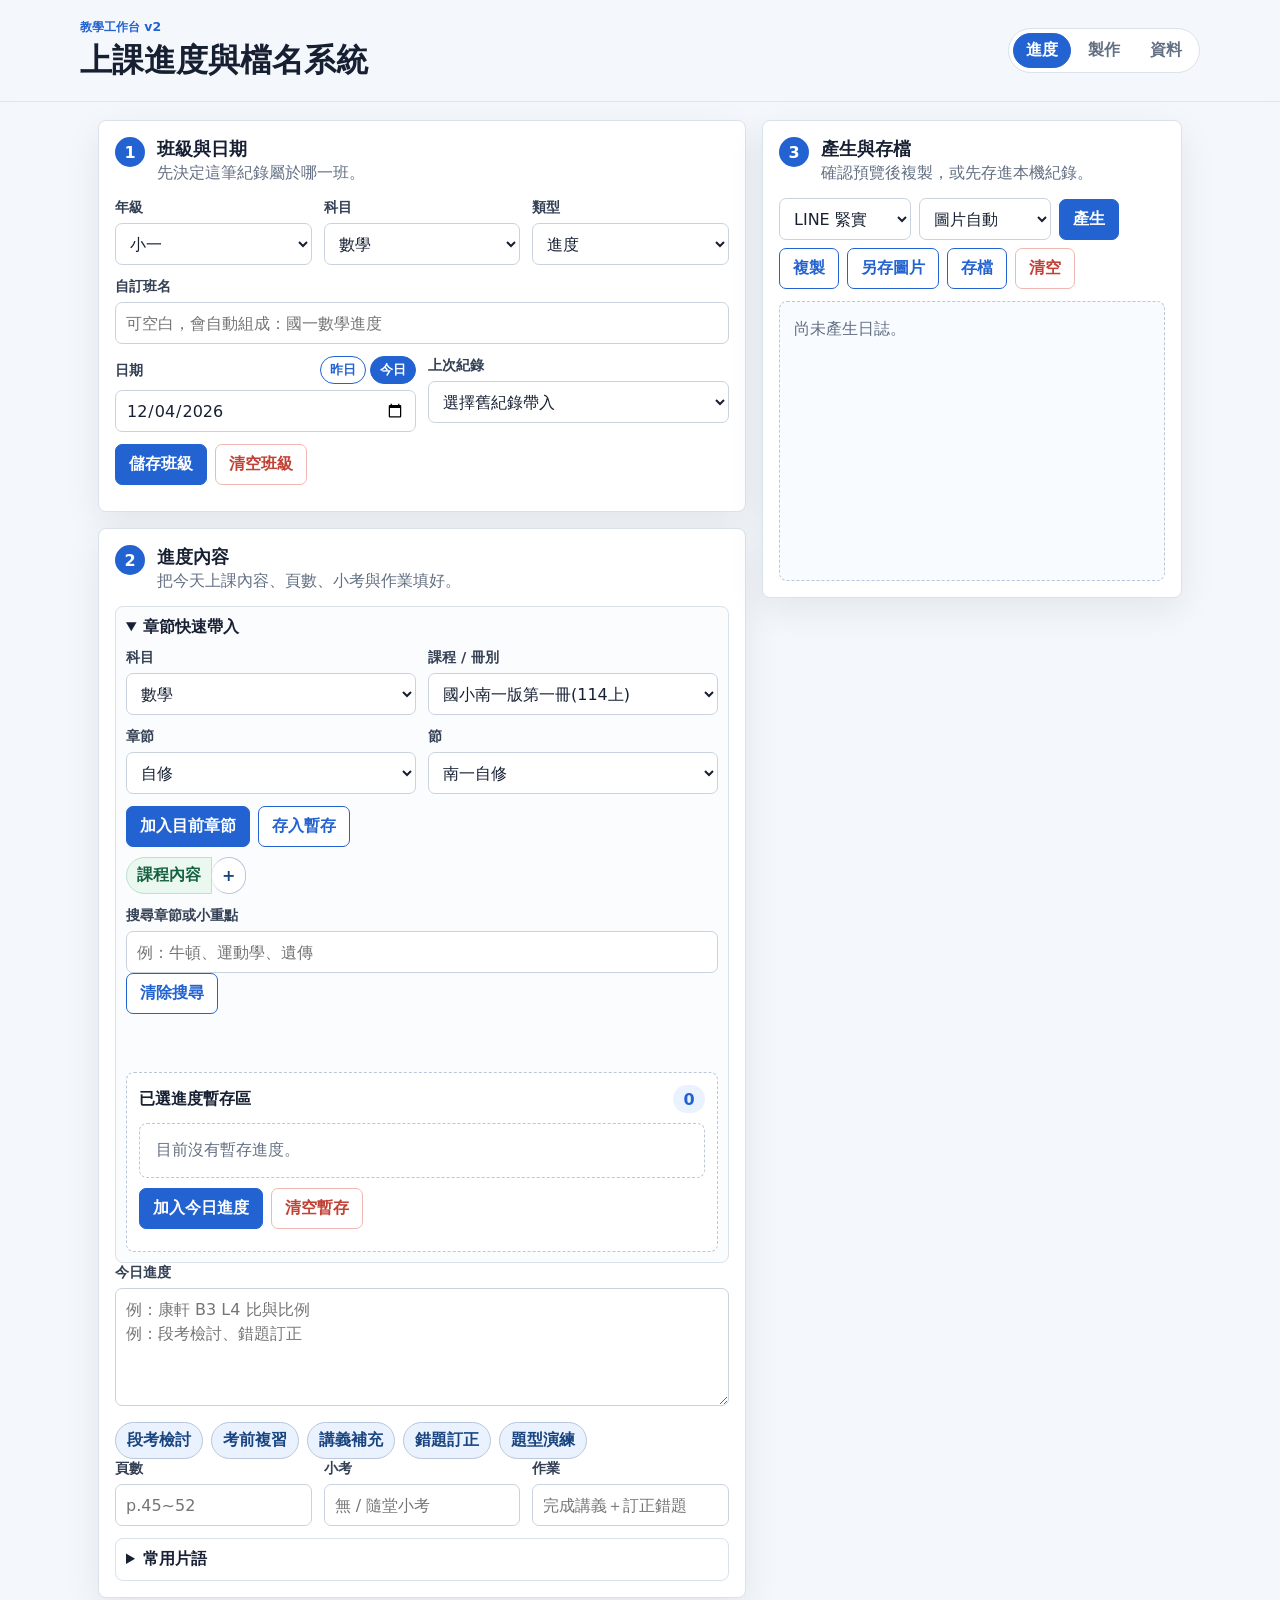
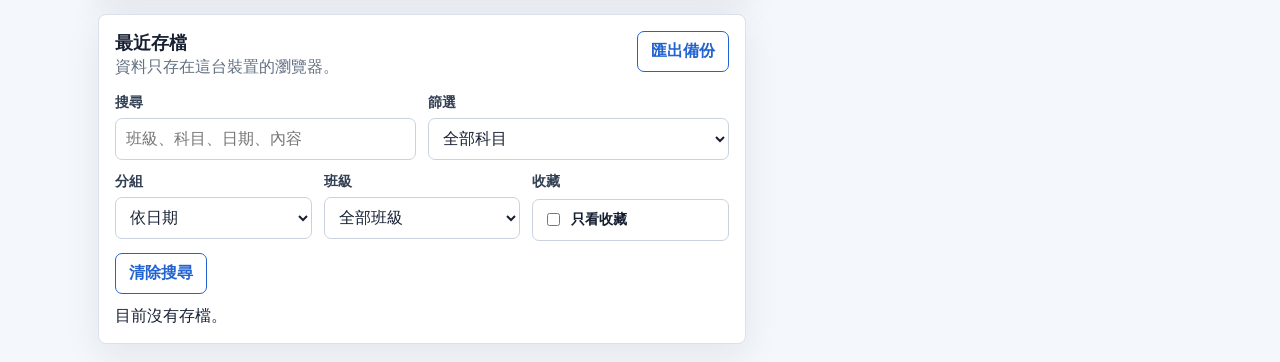
<file: index.html>
<!doctype html>
<html lang="zh-Hant">
<head>
  <meta charset="utf-8">
  <meta name="viewport" content="width=device-width, initial-scale=1">
  <title>上課進度與檔名系統 v0.8 單機版</title>
  <link rel="stylesheet" href="styles.css?v=20261003-workspace-v2">
</head>
<body>
  <header class="app-header">
    <div>
      <p class="eyebrow">教學工作台 v2</p>
      <h1>上課進度與檔名系統</h1>
    </div>
    <div class="header-actions">
      <nav class="view-tabs" aria-label="系統功能">
        <button class="tab-btn active" type="button" data-view-tab="progress">進度</button>
        <button class="tab-btn" type="button" data-view-tab="production">製作</button>
        <button class="tab-btn" type="button" data-view-tab="data" data-view-group="data,offline">資料</button>
      </nav>
    </div>
  </header>

  <main class="app-shell">
    <section class="panel primary-panel" data-workspace-view="progress" aria-labelledby="step1Title">
      <div class="step-head">
        <span class="step-index">1</span>
        <div>
          <h2 id="step1Title">班級與日期</h2>
          <p>先決定這筆紀錄屬於哪一班。</p>
        </div>
      </div>

      <div class="field-grid three">
        <label>
          <span>年級</span>
          <select id="grade">
            <option>小一</option><option>小二</option><option>小三</option><option>小四</option><option>小五</option><option>小六</option>
            <option>國一</option><option>國二</option><option>國三</option><option>高一</option><option>高二</option><option>高三</option>
          </select>
        </label>
        <label>
          <span>科目</span>
          <select id="subject">
            <option>數學</option><option>物理</option><option>化學</option><option>生物</option><option>地科</option>
            <option>國文</option><option>英文</option><option>歷史</option><option>地理</option><option>公民</option>
            <option>社會</option><option>自然</option><option>其他</option>
          </select>
        </label>
        <label>
          <span>類型</span>
          <select id="classType">
            <option>進度</option><option>輔導</option><option>家教</option><option>總複習</option>
          </select>
        </label>
      </div>

      <label class="full-field">
        <span>自訂班名</span>
        <input id="className" placeholder="可空白，會自動組成：國一數學進度">
      </label>

      <div class="field-grid two">
        <label class="date-field">
          <span class="date-label-row">
            <span>日期</span>
            <span class="date-shortcuts" aria-label="日期快捷">
              <button id="quickYesterdayBtn" class="mini-btn secondary" type="button" title="設定為昨日">昨日</button>
              <button id="quickTodayBtn" class="mini-btn" type="button" title="設定為今日">今日</button>
            </span>
          </span>
          <input id="date" type="date">
        </label>
        <label>
          <span>上次紀錄</span>
          <select id="historyPicker">
            <option value="">選擇舊紀錄帶入</option>
          </select>
        </label>
      </div>

      <div class="template-row">
        <button id="saveTemplateBtn" type="button">儲存班級</button>
        <button id="clearTemplateBtn" class="secondary danger-text" type="button">清空班級</button>
      </div>
      <div id="templateChips" class="chip-row" aria-label="班級模板"></div>
    </section>

    <section class="panel" data-workspace-view="progress" aria-labelledby="step2Title">
      <div class="step-head">
        <span class="step-index">2</span>
        <div>
          <h2 id="step2Title">進度內容</h2>
          <p>把今天上課內容、頁數、小考與作業填好。</p>
        </div>
      </div>

      <details class="quick-box course-picker" open>
        <summary>章節快速帶入</summary>
        <div class="field-grid two">
          <label>
            <span>科目</span>
            <select id="progressSubject"></select>
          </label>
          <label>
            <span>課程 / 冊別</span>
            <select id="progressBook"></select>
          </label>
        </div>
        <div class="field-grid two">
          <label>
            <span>章節</span>
            <select id="progressChapter"></select>
          </label>
          <label>
            <span>節</span>
            <select id="progressSection"></select>
          </label>
        </div>
        <div class="template-row">
          <button id="addProgressPathBtn" type="button">加入目前章節</button>
          <button id="cacheProgressPathBtn" class="secondary" type="button">存入暫存</button>
        </div>
        <div id="topicChoices" class="topic-list">課程資料載入中...</div>
        <label class="full-field progress-search">
          <span>搜尋章節或小重點</span>
          <input id="progressSearch" placeholder="例：牛頓、運動學、遺傳">
        </label>
        <div class="template-row">
          <button id="clearProgressSearchBtn" class="secondary" type="button">清除搜尋</button>
        </div>
        <div id="progressSearchResults" class="topic-list"></div>
        <div class="cache-box" aria-labelledby="progressCacheTitle">
          <div class="cache-head">
            <strong id="progressCacheTitle">已選進度暫存區</strong>
            <span id="progressCacheCount" class="badge">0</span>
          </div>
          <div id="progressCacheList" class="cache-list"></div>
          <div class="template-row cache-actions">
            <button id="applyProgressCacheBtn" type="button">加入今日進度</button>
            <button id="clearProgressCacheBtn" class="secondary danger-text" type="button">清空暫存</button>
          </div>
        </div>
      </details>

      <label class="full-field">
        <span>今日進度</span>
        <textarea id="progress" rows="4" placeholder="例：康軒 B3 L4 比與比例&#10;例：段考檢討、錯題訂正"></textarea>
      </label>

      <div class="chip-row">
        <button class="chip" data-progress="段考檢討" type="button">段考檢討</button>
        <button class="chip" data-progress="考前複習" type="button">考前複習</button>
        <button class="chip" data-progress="講義補充" type="button">講義補充</button>
        <button class="chip" data-progress="錯題訂正" type="button">錯題訂正</button>
        <button class="chip" data-progress="題型演練" type="button">題型演練</button>
      </div>

      <div class="field-grid three compact-fields">
        <label>
          <span>頁數</span>
          <input id="pages" placeholder="p.45~52">
        </label>
        <label>
          <span>小考</span>
          <input id="quiz" placeholder="無 / 隨堂小考">
        </label>
        <label>
          <span>作業</span>
          <input id="homework" placeholder="完成講義＋訂正錯題">
        </label>
      </div>

      <details class="quick-box">
        <summary>常用片語</summary>
        <div id="homeworkPhraseList" class="chip-row"></div>
        <div class="phrase-editor">
          <input id="newHomeworkPhrase" placeholder="新增作業片語">
          <button id="addHomeworkPhraseBtn" type="button">加入句庫</button>
        </div>
        <div class="chip-row quiz-phrases">
          <button class="chip quiet" data-quiz="隨堂小考" type="button">隨堂小考</button>
          <button class="chip quiet" data-quiz="單字小考" type="button">單字小考</button>
        </div>
      </details>
    </section>

    <section class="panel output-panel" data-workspace-view="progress" aria-labelledby="step3Title">
      <div class="step-head">
        <span class="step-index">3</span>
        <div>
          <h2 id="step3Title">產生與存檔</h2>
          <p>確認預覽後複製，或先存進本機紀錄。</p>
        </div>
      </div>

      <div class="toolbar">
        <select id="outputMode" aria-label="輸出格式">
          <option value="line">LINE 緊實</option>
          <option value="formal">正式紀錄</option>
          <option value="parent">給家長版</option>
        </select>
        <select id="imageSize" aria-label="圖片尺寸">
          <option value="auto">圖片自動</option>
          <option value="line">LINE 貼文</option>
          <option value="a4">A4 列印</option>
          <option value="ig">IG 直式</option>
        </select>
        <button id="generateBtn" type="button">產生</button>
        <button id="copyBtn" class="secondary" type="button">複製</button>
        <button id="saveImageBtn" class="secondary" type="button">另存圖片</button>
        <button id="saveLogBtn" class="secondary" type="button">存檔</button>
        <button id="clearBtn" class="secondary danger-text" type="button">清空</button>
      </div>

      <article id="preview" class="preview" aria-live="polite">尚未產生日誌。</article>
    </section>

    <section class="panel production-scope-panel hidden-view" data-workspace-view="production" aria-labelledby="productionTitle">
      <div class="step-head">
        <span class="step-index">製</span>
        <div>
          <h2 id="productionTitle">製作中心</h2>
          <nav class="production-steps" aria-label="製作流程"><a href="#sharedScopeTitle">1 選範圍</a><a href="#productionOutputTitle">2 選輸出</a><a href="#productionPresetTitle">3 調設定</a><a href="#batchOutputTitle">4 產生結果</a></nav>
        </div>
      </div>

      <section class="form-section" aria-labelledby="sharedScopeTitle">
        <div class="section-head compact">
          <div>
            <h2 id="sharedScopeTitle">共用範圍</h2>
          </div>
        </div>
        <div class="scope-source-switch" role="group" aria-label="範圍來源">
          <label><input type="radio" name="scopeSource" value="current" checked>目前單元</label>
          <label><input type="radio" name="scopeSource" value="saved">已暫存範圍</label>
        </div>
        <div class="field-grid three">
          <label>
            <span>年級</span>
            <select id="sharedGrade">
              <option>小一</option><option>小二</option><option>小三</option><option>小四</option><option>小五</option><option>小六</option>
              <option>國一</option><option>國二</option><option>國三</option><option>高一</option><option>高二</option><option>高三</option>
            </select>
          </label>
          <label>
            <span>科目</span>
            <select id="sharedSubject"></select>
          </label>
          <label>
            <span>課程 / 冊別</span>
            <select id="sharedBook"></select>
          </label>
        </div>
        <div class="field-grid three">
          <label>
            <span>章節</span>
            <select id="sharedChapter"></select>
          </label>
          <label>
            <span>節 / 單元</span>
            <select id="sharedSection"></select>
          </label>
          <label>
            <span>搜尋補充關鍵字</span>
            <input id="sharedKeyword" placeholder="可空白，例：離子積常數、板塊">
          </label>
        </div>
        <div class="question-topic-box shared-topic-box">
          <div class="section-head">
            <div>
              <h2>小重點 / 知識點</h2>
              <p>可多選；會同步給題目與講義使用。</p>
            </div>
            <span id="sharedTopicCount" class="badge">0</span>
          </div>
          <div id="sharedTopicChoices" class="topic-list">課程資料載入中...</div>
        </div>
        <div class="production-scope-actions">
          <button id="addProductionScopeBtn" class="primary-action" type="button">加入製作範圍</button>
          <button id="clearProductionScopeBtn" class="secondary danger-text" type="button">清空範圍</button>
        </div>
        <div class="cache-box production-cache-box" aria-labelledby="productionScopeCacheTitle">
          <div class="cache-head">
            <div>
              <strong id="productionScopeCacheTitle">已選製作範圍</strong>
            </div>
            <span id="productionScopeCacheCount" class="badge">0</span>
          </div>
          <div id="productionScopeCacheList" class="cache-list"></div>
        </div>
      </section>

      <section class="form-section production-mode-section" aria-labelledby="productionModeTitle" hidden>
        <div class="section-head compact">
          <div>
            <h2 id="productionModeTitle">製作模式</h2>
            <p>先選工作型態，系統會自動勾選合適輸出。</p>
          </div>
        </div>
        <div class="production-mode-grid" role="group" aria-label="製作模式">
          <button class="mode-card active" type="button" data-production-mode="singleQuestion">
            <strong>單元題目</strong>
            <span>目前範圍，產生一份測驗指令。</span>
          </button>
          <button class="mode-card" type="button" data-production-mode="multiQuestion">
            <strong>跨單元題目</strong>
            <span>使用已選範圍，產生跨單元題目。</span>
          </button>
          <button class="mode-card" type="button" data-production-mode="singleHandout">
            <strong>單元講義</strong>
            <span>目前範圍，產生講義指令。</span>
          </button>
          <button class="mode-card" type="button" data-production-mode="multiHandout">
            <strong>跨單元講義</strong>
            <span>整合已選範圍成連貫講義。</span>
          </button>
          <button class="mode-card" type="button" data-production-mode="questionHandout">
            <strong>題目＋講義</strong>
            <span>同時輸出題目與講義指令。</span>
          </button>
        </div>
      </section>

      <section class="form-section production-preset-section" aria-labelledby="productionPresetTitle">
        <div class="section-head compact">
          <div>
            <h2 id="productionPresetTitle">常用組合</h2>
          </div>
        </div>
        <div class="saved-settings-toolbar">
          <label><span>組合名稱</span><input id="productionPresetName" maxlength="80" placeholder="例如：高二段考 30 題"></label>
          <button id="saveProductionPresetBtn" class="secondary" type="button"><i data-lucide="bookmark-plus"></i>儲存組合</button>
        </div>
        <div id="customProductionPresets" class="saved-item-list"></div>
        <div class="production-preset-row">
          <button class="chip quiet" type="button" data-production-preset="quiz20">隨堂測驗 20 題</button>
          <button class="chip quiet" type="button" data-production-preset="examReview">跨單元段考複習</button>
          <button class="chip quiet" type="button" data-production-preset="referenceHandout">高三參考書講義</button>
          <button class="chip quiet" type="button" data-production-preset="juniorExam">國中會考複習</button>
          <button class="chip quiet" type="button" data-production-preset="bothPackage">題目＋講義包</button>
        </div>
      </section>

      <section class="form-section production-output-section" aria-labelledby="productionOutputTitle">
        <div class="section-head compact">
          <div>
            <h2 id="productionOutputTitle">輸出項目</h2>
          </div>
        </div>
        <div class="production-card-grid">
          <label class="production-choice-card">
            <input id="batchOutputFilename" type="checkbox">
            <strong>檔名</strong>
          </label>
          <label class="production-choice-card">
            <input id="batchOutputQuestion" type="checkbox" checked>
            <strong>題目指令</strong>
          </label>
          <label class="production-choice-card">
            <input id="batchOutputHandout" type="checkbox">
            <strong>講義指令</strong>
          </label>
          <label class="production-choice-card">
            <input id="batchOutputWorkCard" type="checkbox">
            <strong>工作卡提示詞</strong>
          </label>
          <label class="production-choice-card">
            <input id="batchOutputLearningAid" type="checkbox">
            <strong>AI學習輔助包</strong>
          </label>
        </div>
      </section>

      <section class="form-section" aria-labelledby="productionDraftTitle">
        <h2 id="productionDraftTitle">製作草稿</h2>
        <div class="saved-settings-toolbar">
          <label><span>草稿名稱</span><input id="productionDraftName" maxlength="80" placeholder="例如：高二三角函數段考"></label>
          <button id="saveProductionDraftBtn" class="primary-action" type="button"><i data-lucide="save"></i>另存草稿</button>
          <button id="exportProductionDraftsBtn" class="secondary" type="button" title="匯出草稿與組合"><i data-lucide="download"></i>匯出</button>
          <button id="importProductionDraftsBtn" class="secondary" type="button" title="匯入草稿與組合"><i data-lucide="upload"></i>匯入</button>
          <input id="importProductionDraftsFile" type="file" accept=".json,application/json" hidden>
        </div>
        <div id="productionDraftList" class="saved-item-list"></div>
        <p id="productionSaveStatus" role="status"></p>
      </section>

      <section class="form-section" aria-labelledby="allocationTitle">
        <h2 id="allocationTitle">跨單元題數分配</h2>
        <div class="allocation-toolbar">
          <label><span>分配方式</span><select id="productionAllocationMode"><option value="equal">平均分配</option><option value="weighted">依權重</option><option value="manual">手動分配</option></select></label>
          <button id="applyProductionAllocationBtn" class="secondary" type="button"><i data-lucide="scale"></i>套用分配</button>
          <output id="productionAllocationStatus"></output>
        </div>
        <div id="productionWeights" class="weight-list"></div>
      </section>

      <section class="form-section" aria-labelledby="bankPreflightTitle">
        <h2 id="bankPreflightTitle">題庫預檢</h2>
        <div class="allocation-toolbar">
          <button id="bankPreflightBtn" class="secondary" type="button"><i data-lucide="database"></i>檢查連線與候選題</button>
          <span id="bankPreflightStatus" role="status">尚未檢查</span>
        </div>
        <div id="bankPreflightResults"></div>
      </section>

      <section id="learningAidOptions" class="form-section learning-aid-options hidden-view" aria-labelledby="learningAidTitle">
        <div class="section-head compact">
          <div>
            <h2 id="learningAidTitle">AI學習輔助包內容</h2>
            <p>四張圖各自選風格與用途；README 只作為輔助包說明檔。</p>
          </div>
        </div>
        <div class="learning-aid-table">
          <div class="learning-aid-row learning-aid-head">
            <span>輸出</span>
            <span>圖片</span>
            <span>風格</span>
            <span>用途</span>
          </div>
          <label class="learning-aid-row">
            <input id="learningAidMap" type="checkbox" checked>
            <strong>00_全冊學習地圖</strong>
            <select id="learningAidMapStyle">
              <option value="routeMap" selected>地圖式路線圖</option>
              <option value="mindMap">心智圖</option>
              <option value="knowledgeTree">知識樹</option>
              <option value="dashboard">課程導航圖</option>
            </select>
            <select id="learningAidMapUse">
              <option value="handout" selected>講義用</option>
              <option value="slide">投影片用</option>
              <option value="social">社群圖卡用</option>
              <option value="parentMessage">家長傳訊用</option>
            </select>
          </label>
          <label class="learning-aid-row">
            <input id="learningAidPreview" type="checkbox" checked>
            <strong>01_章前預習</strong>
            <select id="learningAidPreviewStyle">
              <option value="warmup" selected>概念暖身圖</option>
              <option value="taskCard">預習任務卡</option>
              <option value="scenario">情境導入圖</option>
              <option value="onePage">一頁式預習單</option>
            </select>
            <select id="learningAidPreviewUse">
              <option value="handout" selected>講義用</option>
              <option value="slide">投影片用</option>
              <option value="social">社群圖卡用</option>
              <option value="parentMessage">家長傳訊用</option>
            </select>
          </label>
          <label class="learning-aid-row">
            <input id="learningAidVisual" type="checkbox" checked>
            <strong>02_小節視覺圖解</strong>
            <select id="learningAidVisualStyle">
              <option value="auto" selected>依內容自動選</option>
              <option value="flow">流程圖</option>
              <option value="compare">比較表圖解</option>
              <option value="cause">因果鏈圖</option>
              <option value="structure">結構標示圖</option>
              <option value="timeline">時間軸圖</option>
            </select>
            <select id="learningAidVisualUse">
              <option value="handout" selected>講義用</option>
              <option value="slide">投影片用</option>
              <option value="social">社群圖卡用</option>
              <option value="parentMessage">家長傳訊用</option>
            </select>
          </label>
          <label class="learning-aid-row">
            <input id="learningAidParent" type="checkbox" checked>
            <strong>03_家長白話版</strong>
            <select id="learningAidParentStyle">
              <option value="parentBrief" selected>家長懶人包</option>
              <option value="dialogue">親子對話圖</option>
              <option value="poster">學習重點海報</option>
              <option value="diagnosis">成績診斷圖</option>
            </select>
            <select id="learningAidParentUse">
              <option value="parentMessage" selected>家長傳訊用</option>
              <option value="handout">講義用</option>
              <option value="slide">投影片用</option>
              <option value="social">社群圖卡用</option>
            </select>
          </label>
        </div>
        <label class="checkline learning-aid-readme"><input id="learningAidReadme" type="checkbox" checked><span>包含 README.md 說明檔</span></label>
      </section>
    </section>

    <section id="filenamePanel" class="panel filename-panel hidden-view" data-workspace-view="production" data-production-task="filename" aria-labelledby="filenameTitle">
      <div class="inner-switch" aria-label="製作工具">
        <button class="tab-btn" type="button" data-view-tab="filename">建立檔名</button>
        <button class="tab-btn" type="button" data-view-tab="question">製作題目</button>
        <button class="tab-btn" type="button" data-view-tab="handout">製作講義</button>
      </div>
      <div class="step-head">
        <span class="step-index">檔</span>
        <div>
          <h2 id="filenameTitle">檔名設定</h2>
          <p>只設定檔名格式，共用範圍已由上方帶入。</p>
        </div>
      </div>

      <div class="field-grid three">
        <label>
          <span>類型</span>
          <select id="filenameType">
            <option value="handout">講義或考卷</option>
            <option value="mock">模擬考</option>
            <option value="term">段考</option>
            <option value="other">其他文件</option>
          </select>
        </label>
        <label>
          <span>副檔名</span>
          <input id="filenameExt" placeholder="可空白，例如 pdf">
        </label>
        <label>
          <span>預設日期</span>
          <input id="filenameDate" type="date">
        </label>
      </div>

      <div class="field-grid three filename-course-source">
        <label>
          <span>科目</span>
          <select id="filenameSubject"></select>
        </label>
        <label>
          <span>課程 / 冊別</span>
          <select id="filenameCourse"></select>
        </label>
        <label>
          <span>課程名稱微調</span>
          <input id="filenameCourseAlias" placeholder="例：選修物理1">
        </label>
      </div>

      <div class="filename-fields" data-filename-fields="handout">
        <div class="field-grid three">
          <label>
            <span>章節</span>
            <select id="filenameChapter"></select>
          </label>
          <label>
            <span>單元</span>
            <input id="filenameUnit" placeholder="例：運動學">
          </label>
          <label>
            <span>文件名稱與序號</span>
            <input id="filenameDocName" placeholder="小考1">
          </label>
          <label>
            <span>版本</span>
            <select id="filenameAudience">
              <option>教用</option>
              <option>學用</option>
            </select>
          </label>
        </div>
        <div class="field-grid one">
          <label>
            <span>狀態</span>
            <select id="filenameStatus">
              <option>草稿</option>
              <option>完稿</option>
            </select>
          </label>
          <label>
            <span>題目格式後綴</span>
            <select id="filenameFormatSuffix">
              <option value="">不加入</option>
              <option>標準快考版</option>
              <option>灰階列印版</option>
              <option>寬鬆作答版</option>
              <option>緊湊省紙版</option>
              <option>雙欄選擇題版</option>
              <option>正式考卷版</option>
              <option>教師備課版</option>
              <option>錯題訂正版</option>
            </select>
          </label>
        </div>
      </div>

      <div class="filename-fields hidden" data-filename-fields="mock">
        <div class="field-grid three">
          <label>
            <span>年度</span>
            <input id="mockYear" placeholder="112">
          </label>
          <label>
            <span>考試類型</span>
            <select id="mockExamType">
              <option>學測</option>
              <option>分科</option>
              <option>模考</option>
            </select>
          </label>
          <label>
            <span>試卷來源或名稱</span>
            <input id="mockName" placeholder="112中2">
          </label>
        </div>
      </div>

      <div class="filename-fields hidden" data-filename-fields="term">
        <div class="field-grid three">
          <label>
            <span>學年度學期</span>
            <input id="termSemester" placeholder="115上">
          </label>
          <label>
            <span>學校</span>
            <input id="termSchool" placeholder="北大">
          </label>
          <label>
            <span>年級</span>
            <select id="termGrade">
              <option>高一</option><option>高二</option><option selected>高三</option>
              <option>國一</option><option>國二</option><option>國三</option>
            </select>
          </label>
        </div>
        <div class="field-grid one">
          <label>
            <span>考試次別</span>
            <select id="termExam">
              <option>一段</option>
              <option>二段</option>
              <option>三段</option>
            </select>
          </label>
        </div>
      </div>

      <div class="filename-fields hidden" data-filename-fields="other">
        <div class="field-grid three">
          <label>
            <span>課程或主題</span>
            <input id="otherTopic" placeholder="例：選修物理1 / 共用">
          </label>
          <label>
            <span>內容</span>
            <input id="otherContent" placeholder="內容">
          </label>
          <label>
            <span>說明</span>
            <input id="otherNote" placeholder="說明">
          </label>
        </div>
      </div>

      <div class="filename-result">
        <div>
          <span>檔名預覽</span>
          <output id="filenamePreview">資料載入中...</output>
        </div>
        <button id="copyFilenameBtn" type="button">複製檔名</button>
      </div>
    </section>

    <section class="panel question-panel hidden-view" data-workspace-view="production" data-production-task="question" aria-labelledby="questionTitle">
      <div class="inner-switch" aria-label="製作工具">
        <button class="tab-btn" type="button" data-view-tab="filename">建立檔名</button>
        <button class="tab-btn" type="button" data-view-tab="question">製作題目</button>
        <button class="tab-btn" type="button" data-view-tab="handout">製作講義</button>
      </div>
      <div class="step-head">
        <span class="step-index">題</span>
        <div>
          <h2 id="questionTitle">題目設定</h2>
          <p>設定題目來源、題數、難度與測驗卷輸出。</p>
        </div>
      </div>

      <div class="question-layout">
        <div class="question-form-stack">
          <section class="form-section" aria-labelledby="questionScopeTitle">
            <div class="section-head compact">
              <div>
                <h2 id="questionScopeTitle">範圍</h2>
                <p>先決定年級、科目與課程位置。</p>
              </div>
            </div>
            <div class="field-grid three">
              <label>
                <span>年級</span>
                <select id="questionGrade">
                  <option>小一</option><option>小二</option><option>小三</option><option>小四</option><option>小五</option><option>小六</option>
                  <option>國一</option><option>國二</option><option>國三</option><option>高一</option><option>高二</option><option>高三</option>
                </select>
              </label>
              <label>
                <span>科目</span>
                <select id="questionSubject"></select>
              </label>
              <label>
                <span>課程 / 冊別</span>
                <select id="questionBook"></select>
              </label>
            </div>
            <div class="field-grid two">
              <label>
                <span>章節</span>
                <select id="questionChapter"></select>
              </label>
              <label>
                <span>節</span>
                <select id="questionSection"></select>
              </label>
            </div>
            <label class="full-field">
              <span>搜尋補充關鍵字</span>
              <input id="questionKeyword" placeholder="可空白，例：離子積常數、板塊">
            </label>

            <div class="question-topic-box">
              <div class="section-head">
                <div>
                  <h2>知識點</h2>
                  <p>可多選；若不選，會使用目前章節與節名當搜尋範圍。</p>
                </div>
                <span id="questionTopicCount" class="badge">0</span>
              </div>
              <div id="questionTopicChoices" class="topic-list">課程資料載入中...</div>
            </div>
          </section>

          <section class="form-section" aria-labelledby="questionSettingTitle">
            <div class="section-head compact">
              <div>
                <h2 id="questionSettingTitle">出題設定</h2>
                <p>選擇題目來源、情境、題數與難度分配。</p>
              </div>
            </div>
            <div class="mode-choice" role="group" aria-label="出題方式">
              <button class="mode-card active" type="button" data-question-mode="bankOriginal">
                <strong>本機題庫原題</strong>
                <span>直接抽題，不改題幹、選項與答案。</span>
              </button>
              <button class="mode-card" type="button" data-question-mode="aiVariant">
                <strong>AI 生成仿題</strong>
                <span>參考題庫考點，改寫成同概念新題。</span>
              </button>
            </div>
            <label class="visually-hidden">
              <span>出題方式</span>
              <select id="questionGenerationMode" aria-hidden="true" tabindex="-1">
                <option value="bankOriginal">本機題庫原題</option>
                <option value="aiVariant">AI 生成仿題</option>
              </select>
            </label>
            <div class="field-grid three">
              <label>
                <span>使用情境</span>
                <select id="questionUseCase">
                  <option value="quiz">一般隨堂測驗</option>
                  <option value="exam">正式考卷</option>
                  <option value="practice">練習題組</option>
                  <option value="review">考前複習</option>
                </select>
              </label>
              <label>
                <span>題型</span>
                <select id="questionType">
                  <option>隨堂測驗</option>
                  <option>課後練習</option>
                  <option>段考複習</option>
                  <option>錯題再練</option>
                </select>
              </label>
              <label>
                <span>先抓候選題</span>
                <input id="questionCandidateCount" type="number" min="5" max="100" value="30">
              </label>
            </div>
            <div class="field-grid four compact-fields">
              <label>
                <span>成卷題數</span>
                <input id="questionTotalCount" type="number" min="1" max="60" value="20">
              </label>
              <label>
                <span>基礎題</span>
                <input id="questionBasicCount" type="number" min="0" max="60" value="10">
              </label>
              <label>
                <span>中等題</span>
                <input id="questionMiddleCount" type="number" min="0" max="60" value="6">
              </label>
              <label>
                <span>挑戰題</span>
                <input id="questionChallengeCount" type="number" min="0" max="60" value="4">
              </label>
            </div>
          </section>

          <details class="form-section advanced-section" aria-labelledby="questionOutputTitle">
            <summary>進階輸出設定</summary>
            <div class="section-head compact">
              <div>
                <h2 id="questionOutputTitle">輸出</h2>
                <p>設定檔案型態、版型與補充要求。</p>
              </div>
            </div>
            <div class="field-grid four compact-fields">
              <label>
                <span>產出型態</span>
                <select id="questionOutput">
                  <option value="word">Word 測驗卷</option>
                  <option value="pdf">Word + PDF</option>
                  <option value="obsidian">Obsidian Markdown</option>
                </select>
              </label>
              <label>
                <span>版型</span>
                <select id="questionStyle">
                  <option value="standard">標準快考版</option>
                  <option value="gray">灰階列印版</option>
                  <option value="reference">參考書精緻版</option>
                  <option value="exam">段考模擬版</option>
                  <option value="correction">錯題訂正版</option>
                  <option value="teacher">教師備課版</option>
                </select>
              </label>
              <label>
                <span>排版</span>
                <select id="questionLayout">
                  <option value="spacious">寬鬆作答版</option>
                  <option value="compact">緊湊省紙版</option>
                  <option value="twoColumn">雙欄選擇題版</option>
                  <option value="card">單題卡片版</option>
                  <option value="formal">正式考卷版</option>
                  <option value="separateAnswers">答案分離版</option>
                  <option value="bw">黑白影印版</option>
                </select>
              </label>
              <label>
                <span>字體設定</span>
                <select id="questionTypography">
                  <optgroup label="標楷體">
                    <option value="kai14">標楷體 14 pt</option>
                    <option value="kai13">標楷體 13 pt</option>
                    <option value="kai12" selected>標楷體 12 pt</option>
                    <option value="kai11">標楷體 11 pt</option>
                    <option value="kai105">標楷體 10.5 pt</option>
                  </optgroup>
                  <optgroup label="微軟正黑體">
                    <option value="jhenghei14">微軟正黑體 14 pt</option>
                    <option value="jhenghei13">微軟正黑體 13 pt</option>
                    <option value="jhenghei12">微軟正黑體 12 pt</option>
                    <option value="jhenghei11">微軟正黑體 11 pt</option>
                    <option value="jhenghei105">微軟正黑體 10.5 pt</option>
                  </optgroup>
                  <optgroup label="新細明體">
                    <option value="ming12">新細明體 12 pt</option>
                    <option value="ming11">新細明體 11 pt</option>
                    <option value="ming105">新細明體 10.5 pt</option>
                  </optgroup>
                  <optgroup label="思源字型">
                    <option value="sourceHanSans12">思源黑體 12 pt</option>
                    <option value="sourceHanSans11">思源黑體 11 pt</option>
                    <option value="sourceHanSerif12">思源宋體 12 pt</option>
                    <option value="sourceHanSerif11">思源宋體 11 pt</option>
                  </optgroup>
                </select>
              </label>
            </div>
            <label class="full-field">
              <span>補充要求</span>
              <textarea id="questionNotes" rows="3" placeholder="例：仿題不要照抄原題；每題都要附學生看得懂的解析；公式請盡量整理成標準格式。"></textarea>
            </label>
          </details>
        </div>

        <aside class="question-current-card" aria-labelledby="questionCurrentTitle">
          <span class="summary-kicker">目前設定</span>
          <h2 id="questionCurrentTitle">尚未產生</h2>
          <div id="questionCurrentSummary" class="summary-lines">選好範圍後會自動整理摘要。</div>
          <div class="summary-chips">
            <span id="questionModeSummary">本機題庫原題</span>
            <span id="questionCountSummary">20 題</span>
          </div>
        </aside>
      </div>

      <div class="toolbar question-actions">
        <button id="makeQuestionsBtn" class="primary-action" type="button">製作題目</button>
        <button id="buildQuestionPromptBtn" type="button">產生出題指令</button>
        <button id="copyQuestionPromptBtn" class="secondary" type="button">複製指令</button>
        <button id="downloadQuestionSpecBtn" class="secondary" type="button">下載需求 JSON</button>
      </div>

      <div class="filename-result question-summary">
        <div>
          <span>題庫搜尋摘要</span>
          <output id="questionSearchSummary">尚未產生。</output>
        </div>
      </div>

      <label class="full-field generated-prompt-field">
        <span>Codex 出題指令</span>
        <textarea id="questionPromptOutput" rows="16" readonly placeholder="選好範圍後按「產生出題指令」。"></textarea>
      </label>
    </section>

    <section class="panel handout-panel hidden-view" data-workspace-view="production" data-production-task="handout" aria-labelledby="handoutTitle">
      <div class="inner-switch" aria-label="製作工具">
        <button class="tab-btn" type="button" data-view-tab="filename">建立檔名</button>
        <button class="tab-btn" type="button" data-view-tab="question">製作題目</button>
        <button class="tab-btn" type="button" data-view-tab="handout">製作講義</button>
      </div>
      <div class="step-head">
        <span class="step-index">講</span>
        <div>
          <h2 id="handoutTitle">講義設定</h2>
          <p>設定講義版本、結構、題數、題目來源與版型。</p>
        </div>
      </div>

      <div class="field-grid three">
        <label>
          <span>年級</span>
          <select id="handoutGrade">
            <option>小一</option><option>小二</option><option>小三</option><option>小四</option><option>小五</option><option>小六</option>
            <option>國一</option><option>國二</option><option>國三</option><option>高一</option><option>高二</option><option>高三</option>
          </select>
        </label>
        <label>
          <span>科目</span>
          <select id="handoutSubject"></select>
        </label>
        <label>
          <span>版本</span>
          <select id="handoutAudience">
            <option value="student">學生版</option>
            <option value="teacher">教師版</option>
            <option value="both">學生版＋教師版</option>
          </select>
        </label>
      </div>

      <div class="field-grid two">
        <label>
          <span>課程 / 冊別</span>
          <select id="handoutBook"></select>
        </label>
        <label>
          <span>章節</span>
          <select id="handoutChapter"></select>
        </label>
      </div>

      <div class="field-grid two">
        <label>
          <span>節</span>
          <select id="handoutSection"></select>
        </label>
        <label>
          <span>講義標題</span>
          <input id="handoutTitleInput" placeholder="可空白，會自動用章節與節名">
        </label>
      </div>

      <div class="template-row">
        <button id="saveHandoutExampleBtn" class="secondary" type="button">新增目前設定為範例</button>
      </div>
      <div id="handoutExampleChips" class="handout-example-list" aria-label="講義範例"></div>

      <div class="question-topic-box">
        <div class="section-head">
          <div>
            <h2>講義知識點</h2>
            <p>可多選；若不選，會使用章節與節名安排內容。</p>
          </div>
          <span id="handoutTopicCount" class="badge">0</span>
        </div>
        <div id="handoutTopicChoices" class="topic-list">課程資料載入中...</div>
      </div>

      <div class="field-grid three compact-fields">
        <label>
          <span>範例數</span>
          <input id="handoutExampleCount" type="number" min="0" max="12" value="2">
        </label>
        <label>
          <span>隨堂演練數</span>
          <input id="handoutPracticeCount" type="number" min="0" max="20" value="4">
        </label>
      </div>

      <details class="form-section advanced-section">
        <summary>進階講義設定</summary>
        <div class="field-grid two compact-fields">
          <label>
            <span>講義風格</span>
            <select id="handoutStyle">
              <option value="softGray">灰階章節分隔</option>
              <option value="modulePack">灰階模組包</option>
              <option value="freshBlue">清爽青藍細線</option>
              <option value="referenceBlack">黑白參考書分隔線</option>
              <option value="referenceFormula">黑白參考書＋LaTeX公式</option>
            </select>
          </label>
          <label>
            <span>字體設定</span>
            <select id="handoutTypography">
              <optgroup label="標楷體">
                <option value="kai14">標楷體 14 pt</option>
                <option value="kai13">標楷體 13 pt</option>
                <option value="kai12" selected>標楷體 12 pt</option>
                <option value="kai11">標楷體 11 pt</option>
                <option value="kai105">標楷體 10.5 pt</option>
              </optgroup>
              <optgroup label="微軟正黑體">
                <option value="jhenghei14">微軟正黑體 14 pt</option>
                <option value="jhenghei13">微軟正黑體 13 pt</option>
                <option value="jhenghei12">微軟正黑體 12 pt</option>
                <option value="jhenghei11">微軟正黑體 11 pt</option>
                <option value="jhenghei105">微軟正黑體 10.5 pt</option>
              </optgroup>
              <optgroup label="新細明體">
                <option value="ming12">新細明體 12 pt</option>
                <option value="ming11">新細明體 11 pt</option>
                <option value="ming105">新細明體 10.5 pt</option>
              </optgroup>
              <optgroup label="思源字型">
                <option value="sourceHanSans12">思源黑體 12 pt</option>
                <option value="sourceHanSans11">思源黑體 11 pt</option>
                <option value="sourceHanSerif12">思源宋體 12 pt</option>
                <option value="sourceHanSerif11">思源宋體 11 pt</option>
              </optgroup>
            </select>
          </label>
        </div>

        <div class="field-grid three compact-fields">
          <label>
            <span>科學素養計算題</span>
            <input id="handoutCalculationCount" type="number" min="0" max="30" value="5">
          </label>
          <label>
            <span>科學素養觀念題</span>
            <input id="handoutConceptQuestionCount" type="number" min="0" max="30" value="5">
          </label>
          <label>
            <span>科學素養思考題</span>
            <input id="handoutThinkingQuestionCount" type="number" min="0" max="30" value="5">
          </label>
        </div>

        <div class="field-grid two compact-fields">
          <label>
            <span>題目來源</span>
            <select id="handoutQuestionSource">
              <option value="mixed">題庫＋自創混合</option>
              <option value="bank">優先從題庫提取</option>
              <option value="original">自創題目</option>
            </select>
          </label>
          <label>
            <span>題庫候選題</span>
            <input id="handoutQuestionCandidateCount" type="number" min="0" max="120" value="30">
          </label>
        </div>
      </details>

      <div class="check-grid">
        <label class="checkline"><input id="handoutIncludeToc" type="checkbox" checked><span>加入目錄</span></label>
        <label class="checkline"><input id="handoutIncludeConcepts" type="checkbox" checked><span>定義、說明、定理、公式</span></label>
        <label class="checkline"><input id="handoutIncludeExamples" type="checkbox" checked><span>範例與解法</span></label>
        <label class="checkline"><input id="handoutIncludePractice" type="checkbox" checked><span>科學素養題組</span></label>
        <label class="checkline"><input id="handoutIncludeAnswers" type="checkbox" checked><span>答案解析</span></label>
        <label class="checkline"><input id="handoutIncludeTeacherNotes" type="checkbox"><span>教師備註</span></label>
      </div>

      <label class="full-field">
        <span>文案或補充要求</span>
        <textarea id="handoutNotes" rows="5" placeholder="可貼課堂文案、範例題、學生常錯點、作業要求；若空白，Codex 會依範圍規劃講義。"></textarea>
      </label>

      <div class="toolbar question-actions">
        <button id="buildHandoutPromptBtn" class="primary-action" type="button">產生講義指令</button>
        <button id="copyHandoutPromptBtn" class="secondary" type="button">複製指令</button>
        <button id="downloadHandoutSpecBtn" class="secondary" type="button">下載需求 JSON</button>
      </div>

      <div class="filename-result question-summary">
        <div>
          <span>講義需求摘要</span>
          <output id="handoutSummary">尚未產生。</output>
        </div>
      </div>

      <label class="full-field generated-prompt-field">
        <span>Codex 講義製作指令</span>
        <textarea id="handoutPromptOutput" rows="18" readonly placeholder="選好範圍後按「產生講義指令」。"></textarea>
      </label>
    </section>

    <section class="panel production-final-panel hidden-view" data-workspace-view="production" aria-labelledby="batchOutputTitle">
      <div class="step-head">
        <span class="step-index">出</span>
        <div>
          <h2 id="batchOutputTitle">產生結果</h2>
        </div>
      </div>
      <div class="toolbar question-actions">
        <button id="buildBatchOutputBtn" class="primary-action" type="button">產生勾選項目</button>
        <button id="copyBatchOutputBtn" class="secondary" type="button">複製全部結果</button>
        <button id="downloadWorkCardBtn" class="secondary" type="button">下載工作卡 Markdown</button>
      </div>
      <div id="batchOutputPreview" class="batch-output-preview muted">尚未產生結果。</div>
      <div id="productionFinalSummary" class="production-final-summary"></div>
      <div id="productionResultTabs" class="result-tabs" role="tablist" aria-label="輸出結果"></div>
      <div id="productionResultPanel" role="tabpanel" hidden>
        <div class="result-section-actions"><strong id="productionResultTitle"></strong><button id="copyProductionResultBtn" class="secondary" type="button"><i data-lucide="copy"></i>複製此項</button></div>
        <textarea id="productionResultText" rows="14" readonly aria-label="目前輸出內容"></textarea>
      </div>
      <textarea id="batchOutputText" class="batch-output-text collapsed" rows="10" readonly placeholder="按「產生勾選項目」後，這裡會彙整檔名、題目指令、講義指令與工作卡。"></textarea>
    </section>

    <section class="panel archive-panel" data-workspace-view="progress" aria-labelledby="archiveTitle">
      <div class="archive-head">
        <div>
          <h2 id="archiveTitle">最近存檔</h2>
          <p>資料只存在這台裝置的瀏覽器。</p>
        </div>
        <button id="exportBtn" class="secondary" type="button">匯出備份</button>
      </div>

      <div class="field-grid two">
        <label>
          <span>搜尋</span>
          <input id="search" placeholder="班級、科目、日期、內容">
        </label>
        <label>
          <span>篩選</span>
          <select id="filterSubject">
            <option value="">全部科目</option>
          </select>
        </label>
      </div>
      <div class="field-grid three">
        <label>
          <span>分組</span>
          <select id="archiveGroupBy">
            <option value="date">依日期</option>
            <option value="className">依班級</option>
            <option value="subject">依科目</option>
          </select>
        </label>
        <label>
          <span>班級</span>
          <select id="filterClass">
            <option value="">全部班級</option>
          </select>
        </label>
        <label class="checkbox-field">
          <span>收藏</span>
          <label class="checkline">
            <input id="favoriteOnly" type="checkbox">
            <span>只看收藏</span>
          </label>
        </label>
      </div>
      <div class="template-row">
        <button id="clearArchiveSearchBtn" class="secondary" type="button">清除搜尋</button>
      </div>

      <div id="archiveList" class="archive-list">目前沒有存檔。</div>
    </section>

    <section class="panel course-data-panel hidden-view" data-workspace-view="data" aria-labelledby="courseDataTitle">
      <div class="inner-switch" aria-label="資料工具">
        <button class="tab-btn" type="button" data-view-tab="data">課程資料</button>
        <button class="tab-btn" type="button" data-view-tab="offline">離線入口</button>
      </div>
      <div class="course-data-grid">
        <div class="course-data-sidebar">
          <div class="step-head">
            <span class="step-index">資</span>
            <div>
              <h2 id="courseDataTitle">課程資料</h2>
              <p>檢查章節資料，也可複製路徑回到進度或檔名使用。</p>
            </div>
          </div>

          <div class="field-grid one">
            <label>
              <span>科目</span>
              <select id="dataSubjectSelect"></select>
            </label>
            <label>
              <span>冊別 / 教材</span>
              <select id="dataBookSelect"></select>
            </label>
            <label>
              <span>搜尋</span>
              <input id="dataSearchInput" placeholder="章、節、小重點關鍵字">
            </label>
          </div>
          <div class="template-row">
            <button id="dataClearSearchBtn" class="secondary" type="button">清除搜尋</button>
          </div>

          <div class="stats" id="dataStats">載入中...</div>

          <div class="data-actions">
            <button id="dataShowAllBtn" type="button">展開全部</button>
            <button id="dataCollapseBtn" class="secondary" type="button">收合</button>
            <button id="dataCopyPathBtn" class="secondary" type="button">複製路徑</button>
            <button id="dataExportSubjectBtn" class="secondary" type="button">匯出本科 CSV</button>
          </div>

          <div class="review-block">
            <div class="section-head">
              <div>
                <h2>待修正清單</h2>
                <p>標記後可匯出整理。</p>
              </div>
              <span id="dataFixCount" class="badge">0</span>
            </div>
            <div class="fix-actions">
              <button id="dataExportFixesBtn" class="secondary" type="button">匯出清單</button>
              <button id="dataClearFixesBtn" class="secondary danger-text" type="button">清空</button>
            </div>
            <div id="dataFixList" class="fix-list"></div>
          </div>

          <div class="review-block">
            <div class="section-head">
              <div>
                <h2>資料提醒</h2>
                <p>先抓命名不一致或過長項目。</p>
              </div>
              <span id="dataIssueCount" class="badge">0</span>
            </div>
            <div id="dataIssueList" class="issue-list"></div>
          </div>

          <div class="review-block">
            <div class="section-head">
              <div>
                <h2>品質掃描</h2>
                <p>檢查目前科目、全科資料與合併摘要。</p>
              </div>
            </div>
            <div class="quality-actions">
              <button id="qualityCurrentBtn" type="button">檢查目前科目</button>
              <button id="qualityAllBtn" class="secondary" type="button">全科掃描</button>
              <button id="qualityMergeBtn" class="secondary" type="button">合併摘要</button>
              <button id="qualityClearBtn" class="secondary" type="button">清除</button>
            </div>
            <div id="qualityResult" class="quality-panel"></div>
          </div>
        </div>

        <div class="course-data-outline">
          <div class="section-head">
            <div>
              <h2>章節清單</h2>
              <p id="dataCurrentPath">請選擇科目與教材。</p>
            </div>
          </div>
          <div id="dataOutline" class="outline"></div>
        </div>
      </div>
    </section>

    <section class="panel offline-panel hidden-view" data-workspace-view="offline" aria-labelledby="offlineTitle">
      <div class="inner-switch" aria-label="資料工具">
        <button class="tab-btn" type="button" data-view-tab="data">課程資料</button>
        <button class="tab-btn" type="button" data-view-tab="offline">離線入口</button>
      </div>
      <div class="step-head">
        <span class="step-index">離</span>
        <div>
          <h2 id="offlineTitle">USB 離線入口</h2>
          <p>集中管理離線出卷與離線上課進度系統。先雙擊啟動檔，再開啟對應頁面。</p>
        </div>
      </div>

      <div class="offline-grid">
        <article class="offline-card">
          <div>
            <h3>離線原題出卷系統</h3>
            <p>直接抓取本機題庫原題生成 Word，不做仿題。適合 USB 攜帶使用。</p>
          </div>
          <dl class="offline-list">
            <div>
              <dt>啟動檔</dt>
              <dd>H:\啟動離線出卷系統.bat</dd>
            </div>
            <div>
              <dt>網址</dt>
              <dd>http://127.0.0.1:8799/</dd>
            </div>
            <div>
              <dt>輸出資料夾</dt>
              <dd>H:\question_tool_portable\exports</dd>
            </div>
          </dl>
          <div class="template-row">
            <button type="button" data-copy-offline="H:\啟動離線出卷系統.bat">複製啟動檔路徑</button>
            <button class="secondary" type="button" data-open-offline="http://127.0.0.1:8799/">開啟頁面</button>
          </div>
        </article>
        <article class="offline-card">
          <div>
            <h3>離線上課與檔名系統</h3>
            <p>USB 版進度、檔名、出題指令與講義指令入口，供沒有 OneDrive 專案資料夾時使用。</p>
          </div>
          <dl class="offline-list">
            <div>
              <dt>啟動檔</dt>
              <dd>H:\啟動上課進度與檔名系統.bat</dd>
            </div>
            <div>
              <dt>網址</dt>
              <dd>http://127.0.0.1:8765/</dd>
            </div>
            <div>
              <dt>系統資料夾</dt>
              <dd>H:\question_tool_portable\offline_course_system</dd>
            </div>
          </dl>
          <div class="template-row">
            <button type="button" data-copy-offline="H:\啟動上課進度與檔名系統.bat">複製啟動檔路徑</button>
            <button class="secondary" type="button" data-open-offline="http://127.0.0.1:8765/">開啟頁面</button>
          </div>
        </article>
      </div>

      <div class="offline-note">
        <strong>使用順序</strong>
        <p>如果網頁打不開，先到 USB 根目錄雙擊對應的啟動檔。Windows 瀏覽器不允許網頁直接執行 .bat，因此這裡提供路徑複製與網址入口。</p>
      </div>
    </section>
  </main>

  <div id="toast" class="toast" role="status" aria-live="polite"></div>

  <script src="vendor/lucide.min.js?v=0.468.0"></script>
  <script src="app.js?v=20261003-workspace-v2"></script>
  <script src="production-workspace.js?v=20261003-workspace-v2"></script>
</body>
</html>
</file>
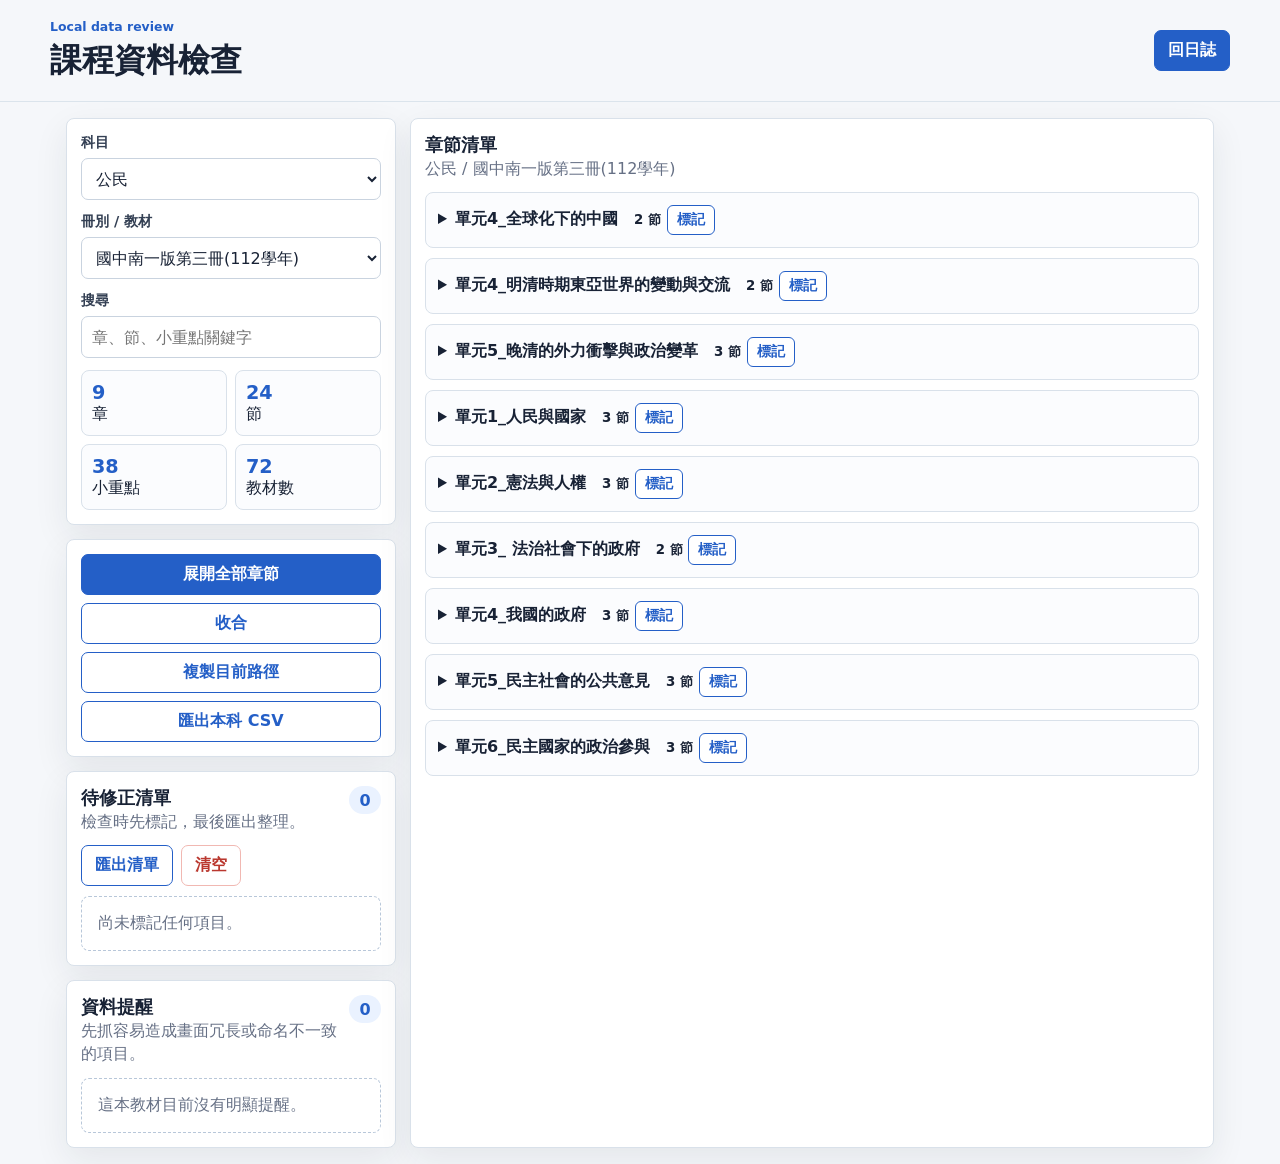
<file: course-check.html>
<!doctype html>
<html lang="zh-Hant">
<head>
  <meta charset="utf-8">
  <meta name="viewport" content="width=device-width, initial-scale=1">
  <title>課程資料檢查 - 教學日誌生成器</title>
  <link rel="stylesheet" href="course-check.css">
</head>
<body>
  <header class="topbar">
    <div>
      <p class="eyebrow">Local data review</p>
      <h1>課程資料檢查</h1>
    </div>
    <a class="nav-link" href="index.html">回日誌</a>
  </header>

  <main class="layout">
    <section class="panel filters" aria-label="課程資料篩選">
      <label>
        <span>科目</span>
        <select id="subjectSelect"></select>
      </label>
      <label>
        <span>冊別 / 教材</span>
        <select id="bookSelect"></select>
      </label>
      <label>
        <span>搜尋</span>
        <input id="searchInput" placeholder="章、節、小重點關鍵字">
      </label>
      <div class="stats" id="stats">載入中...</div>
    </section>

    <section class="panel actions" aria-label="檢查工具">
      <button id="showAllBtn" type="button">展開全部章節</button>
      <button id="collapseBtn" class="secondary" type="button">收合</button>
      <button id="copyPathBtn" class="secondary" type="button">複製目前路徑</button>
      <button id="exportSubjectBtn" class="secondary" type="button">匯出本科 CSV</button>
    </section>

    <section class="panel fix-panel" aria-labelledby="fixTitle">
      <div class="section-head">
        <div>
          <h2 id="fixTitle">待修正清單</h2>
          <p>檢查時先標記，最後匯出整理。</p>
        </div>
        <span id="fixCount" class="badge">0</span>
      </div>
      <div class="fix-actions">
        <button id="exportFixesBtn" class="secondary" type="button">匯出清單</button>
        <button id="clearFixesBtn" class="secondary danger-text" type="button">清空</button>
      </div>
      <div id="fixList" class="fix-list"></div>
    </section>

    <section class="panel issues" aria-labelledby="issueTitle">
      <div class="section-head">
        <div>
          <h2 id="issueTitle">資料提醒</h2>
          <p>先抓容易造成畫面冗長或命名不一致的項目。</p>
        </div>
        <span id="issueCount" class="badge">0</span>
      </div>
      <div id="issueList" class="issue-list"></div>
    </section>

    <section class="panel outline-panel" aria-labelledby="outlineTitle">
      <div class="section-head">
        <div>
          <h2 id="outlineTitle">章節清單</h2>
          <p id="currentPath">請選擇科目與教材。</p>
        </div>
      </div>
      <div id="outline" class="outline"></div>
    </section>
  </main>

  <div id="toast" class="toast" role="status" aria-live="polite"></div>
  <script src="course-check.js"></script>
</body>
</html>
</file>
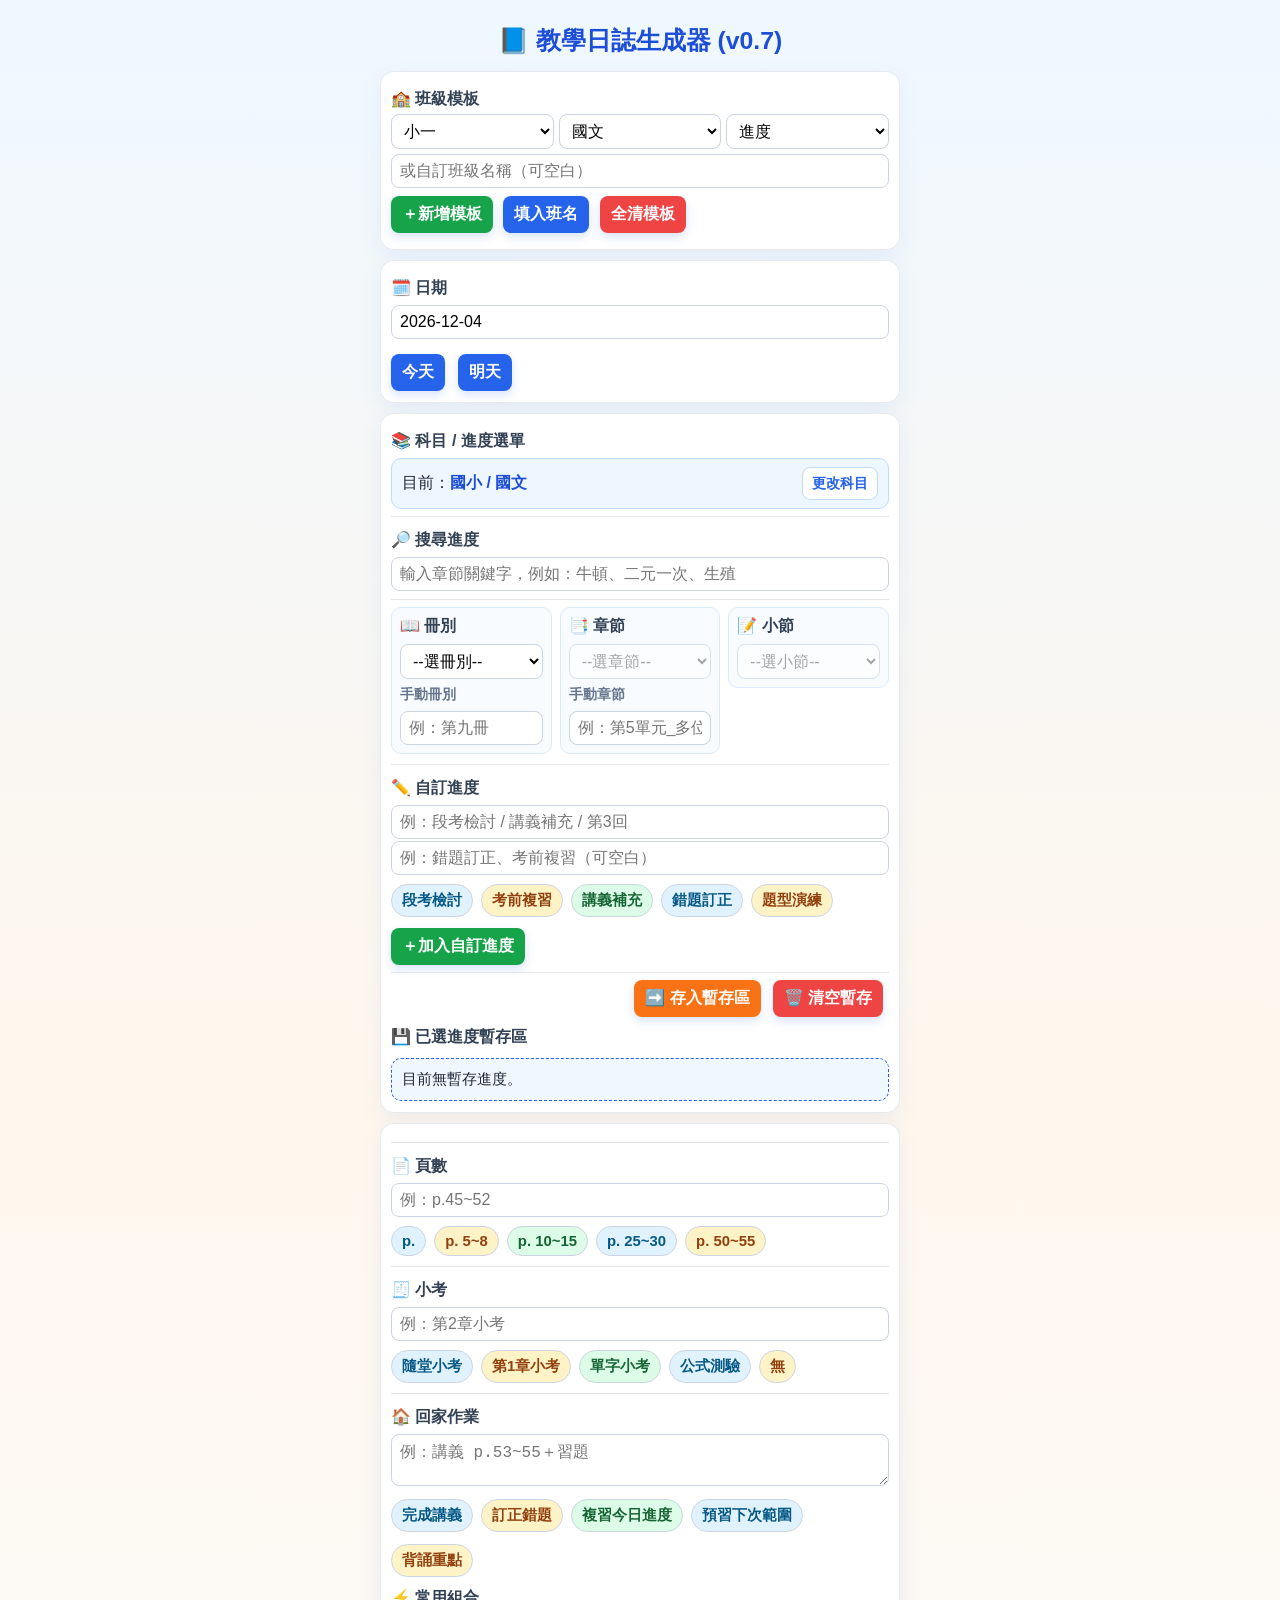
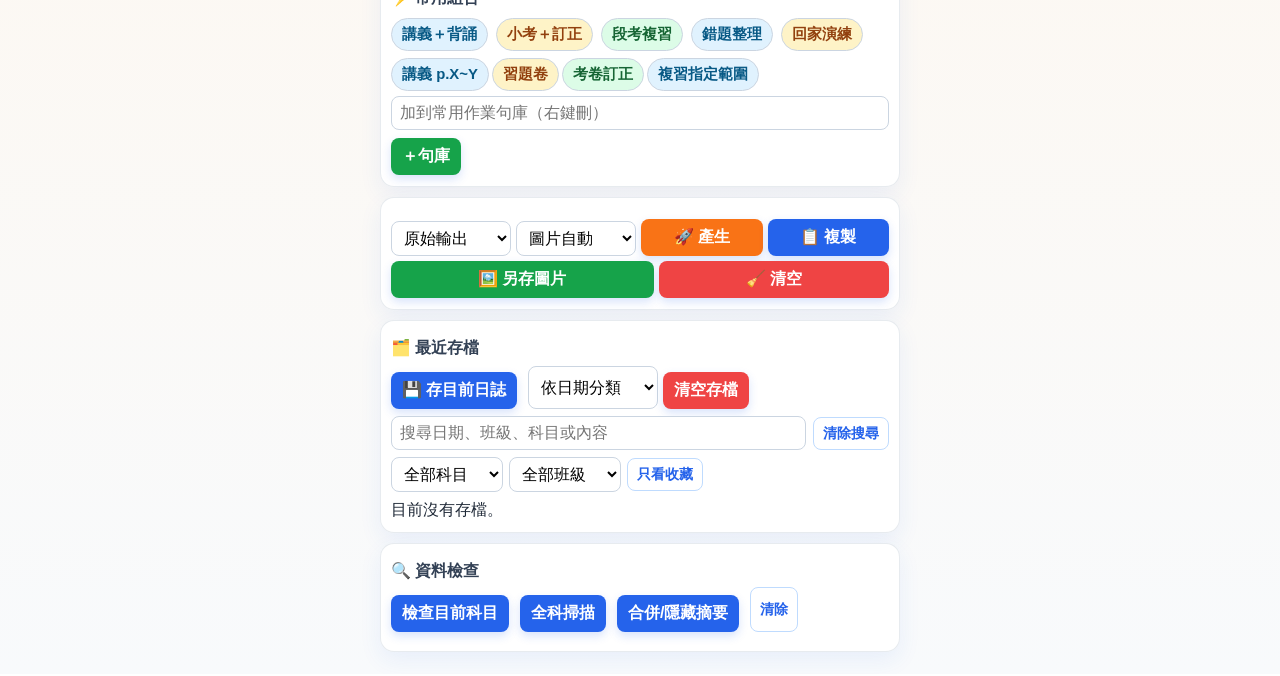
<file: source-v07.html>
<!DOCTYPE html>
<html lang="zh-Hant">
<head>
<meta charset="UTF-8">
<meta name="viewport" content="width=device-width, initial-scale=1.0">
<title>📘 教學日誌生成器 (v0.7)</title>
<style>
/* 確保手機相容性及美觀 (CSS) */
body { font-family:"Noto Sans TC","PingFang TC","Microsoft JhengHei",sans-serif;
  background:linear-gradient(180deg,#eff8ff 0%,#fff7ed 48%,#f8fafc 100%);
  margin:0;padding:12px;color:#1f2937;max-width:520px;margin-left:auto;margin-right:auto;}
h1{text-align:center;font-size:1.55rem;margin:12px 0 14px 0;color:#1d4ed8;
  text-shadow:0 1px 0 rgba(255,255,255,.8);}
.card{background:rgba(255,255,255,.96);border:1px solid rgba(148,163,184,.22);
  border-radius:14px;padding:11px 10px;margin-bottom:10px;
  box-shadow:0 8px 22px rgba(37,99,235,0.08);}
label{font-weight:800;display:block;margin-top:6px;margin-bottom:4px;color:#334155;}
input,select,textarea{width:100%;padding:7px 8px;border-radius:8px;font-size:1rem;
  border:1px solid #cbd5e1;box-sizing:border-box;margin-top:2px;background:#ffffff;}
input:focus,select:focus,textarea:focus{outline:3px solid rgba(59,130,246,.16);border-color:#3b82f6;}
textarea{resize:vertical;font-size:1rem;}
button{background:#2563eb;color:white;border:none;border-radius:8px;padding:8px 11px;
  margin-top:8px;cursor:pointer;font-weight:bold;font-size:1rem;margin-right:6px;
  box-shadow:0 4px 10px rgba(37,99,235,.18);}
button.danger{background:#ef4444;}button.green{background:#16a34a;}button.orange{background:#f97316;}
.section{border-top:1px solid #e5e7eb;margin-top:7px;padding-top:7px;}
.chip{display:inline-block;padding:6px 10px;border-radius:999px;border:1px solid #cbd5e1;
  margin:4px 3px 3px 0;background:#e0f2fe;color:#075985;font-size:0.93rem;cursor:pointer;
  font-weight:700;}
.chip:nth-child(3n+2){background:#fef3c7;color:#92400e;}
.chip:nth-child(3n){background:#dcfce7;color:#166534;}
.chip:hover{filter:brightness(.96);transform:translateY(-1px);}
.quick-row{display:flex;gap:5px;flex-wrap:wrap;margin-top:5px;}
.subject-summary{display:flex;align-items:center;justify-content:space-between;gap:8px;
  background:#eef6ff;border:1px solid #bfdbfe;border-radius:10px;padding:8px 10px;margin-top:6px;}
.subject-summary strong{color:#1d4ed8;}
.link-button{background:#ffffff;color:#2563eb;border:1px solid #bfdbfe;box-shadow:none;
  padding:6px 9px;margin:0;font-size:.9rem;}
.compact-controls{display:none;margin-top:8px;}
.compact-controls.open{display:block;}
.cache-actions{display:flex;justify-content:flex-end;gap:6px;align-items:center;}
.cache-actions button{margin-top:0;}
.cache-list{display:grid;gap:7px;}
.cache-item{display:flex;align-items:flex-start;justify-content:space-between;gap:8px;
  background:#ffffff;border:1px solid #bfdbfe;border-radius:9px;padding:8px 9px;color:#1e40af;}
.cache-text{line-height:1.35;word-break:break-word;}
.cache-delete{background:#fee2e2;color:#b91c1c;border:1px solid #fecaca;box-shadow:none;
  min-width:34px;padding:4px 8px;margin:0;font-size:.9rem;}
.archive-list{display:grid;gap:8px;margin-top:8px;}
.archive-item{background:#ffffff;border:1px solid #dbeafe;border-radius:11px;padding:9px;
  display:grid;gap:7px;}
.archive-title{font-weight:900;color:#1e3a8a;}
.archive-meta{font-size:.86rem;color:#64748b;}
.archive-actions{display:flex;gap:5px;flex-wrap:wrap;}
.archive-actions button{font-size:.9rem;padding:6px 8px;margin:0;box-shadow:none;}
.archive-tools{display:grid;grid-template-columns:1fr auto;gap:7px;align-items:center;margin-top:7px;}
.archive-tools input{margin-top:0;}
.archive-item.favorite{border-color:#facc15;background:#fffbeb;}
.archive-filters{display:flex;gap:6px;flex-wrap:wrap;margin-top:7px;align-items:center;}
.archive-filters select{width:auto;min-width:112px;margin-top:0;}
.quality-panel{display:grid;gap:8px;margin-top:8px;}
.quality-item{border:1px solid #e5e7eb;background:#ffffff;border-radius:10px;padding:8px;}
.quality-tag{display:inline-block;border-radius:999px;padding:2px 7px;margin-right:5px;font-size:.82rem;font-weight:800;background:#fee2e2;color:#991b1b;}
.quality-tag.merge{background:#dbeafe;color:#1e40af;}
.quality-tag.hide{background:#fef3c7;color:#92400e;}
.quality-tag.review{background:#fce7f3;color:#9d174d;}
.quality-item.ok{background:#f0fdf4;border-color:#bbf7d0;color:#166534;font-weight:800;}
.quality-summary{display:grid;grid-template-columns:repeat(3,1fr);gap:6px;margin-top:8px;}
.quality-stat{background:#f8fafc;border:1px solid #e2e8f0;border-radius:10px;padding:8px;text-align:center;}
.quality-stat strong{display:block;font-size:1.25rem;color:#1d4ed8;}
.progress-picker{display:grid;grid-template-columns:1fr 1fr 1fr;gap:8px;align-items:start;}
.progress-column{background:#f8fbff;border:1px solid #dbeafe;border-radius:10px;padding:8px;}
.progress-column label:first-child{margin-top:0;}
.progress-column input,.progress-column select{margin-top:3px;}
.progress-column .manual-label{font-size:.86rem;color:#64748b;margin-top:7px;}
.topic-panel{margin-top:9px;border:1px solid #e5e7eb;padding:8px;border-radius:10px;background:#ffffff;}
.output{font-family:"Noto Sans TC","PingFang TC","Microsoft JhengHei",sans-serif;border-radius:12px;
  line-height:1.55;background:linear-gradient(180deg,#ffffff 0%,#f8fbff 100%);border:1px solid #dbe3ef;padding:18px 16px;margin-top:12px;
  font-size:1rem;letter-spacing:0;box-shadow:0 8px 22px rgba(20,35,70,0.08);}
.output-header{display:flex;align-items:center;justify-content:space-between;gap:12px;
  background:linear-gradient(135deg,#2563eb,#06b6d4);color:#fff;border-radius:11px;
  padding:12px 13px;margin-bottom:12px;}
.output-title{font-size:1.28rem;font-weight:900;margin:0;}
.output-subtitle{font-size:0.92rem;color:#dff6ff;margin-top:3px;}
.output-badge{background:rgba(255,255,255,.2);border:1px solid rgba(255,255,255,.38);
  border-radius:999px;padding:6px 10px;font-weight:800;white-space:nowrap;}
.output-grid{display:grid;gap:8px;}
.output-item{display:grid;grid-template-columns:42px 1fr;gap:10px;align-items:start;
  padding:10px;border-radius:11px;border:1px solid #e2e8f0;background:#ffffff;}
.output-item.class{background:#fff7ed;border-color:#fed7aa;}
.output-item.date{background:#eff6ff;border-color:#bfdbfe;}
.output-item.progress{background:#f0fdf4;border-color:#bbf7d0;}
.output-item.pages{background:#f8fafc;border-color:#cbd5e1;}
.output-item.quiz{background:#fefce8;border-color:#fde68a;}
.output-item.homework{background:#fdf2f8;border-color:#fbcfe8;}
.output-icon{display:grid;place-items:center;width:34px;height:34px;border-radius:10px;
  background:#e0f2fe;font-size:1.15rem;}
.output-item.class .output-icon{background:#fed7aa;}
.output-item.date .output-icon{background:#bfdbfe;}
.output-item.progress .output-icon{background:#bbf7d0;}
.output-item.pages .output-icon{background:#e2e8f0;}
.output-item.quiz .output-icon{background:#fde68a;}
.output-item.homework .output-icon{background:#fbcfe8;}
.output-label{font-weight:900;color:#334155;white-space:nowrap;margin-bottom:2px;}
.output-value{color:#111827;white-space:pre-wrap;word-break:break-word;}
.output-progress{padding-left:0;margin:0;list-style:none;}
.output-progress li{padding:6px 8px;margin:4px 0;border-radius:8px;background:rgba(255,255,255,.72);
  border:1px solid rgba(34,197,94,.18);}
.output.compact{padding:12px;font-size:.95rem;width:max-content;max-width:100%;margin-left:0;margin-right:auto;}
.output.compact .output-header{padding:9px 10px;margin-bottom:8px;}
.output.compact .output-title{font-size:1.08rem;}
.output.compact .output-subtitle{font-size:.84rem;}
.output.compact .output-badge{padding:4px 8px;font-size:.85rem;}
.output.compact .output-grid{gap:5px;}
.output.compact .output-item{grid-template-columns:28px 72px 1fr;gap:7px;align-items:center;
  padding:6px 8px;border-radius:9px;}
.output.compact .output-icon{width:24px;height:24px;border-radius:7px;font-size:.92rem;}
.output.compact .output-label{margin:0;font-size:.95rem;}
.output.compact .output-value{line-height:1.35;}
.output.compact .output-progress li{padding:3px 6px;margin:2px 0;}
.output.line{padding:10px 12px;border-radius:11px;font-size:.94rem;width:max-content;max-width:100%;}
.output.line .output-header{display:none;}
.output.line .output-grid{gap:4px;}
.output.line .output-item{grid-template-columns:24px 60px minmax(0,1fr);gap:6px;align-items:center;padding:5px 7px;border-radius:8px;}
.output.line .output-icon{width:22px;height:22px;border-radius:7px;font-size:.86rem;}
.output.line .output-label{margin:0;font-size:.9rem;}
.output.line .output-value{line-height:1.28;}
.output.line .output-progress li{padding:2px 5px;margin:1px 0;}
.image-size-row{display:flex;gap:6px;flex-wrap:wrap;align-items:center;}
.image-size-row select{width:auto;min-width:120px;margin-top:8px;}
@media (max-width:520px){
  body{padding:4px;}
  .output{font-size:1rem;padding:14px 12px;}
  .output-item{grid-template-columns:1fr;gap:4px;}
  .output.compact .output-item{grid-template-columns:26px 64px 1fr;}
  .output.line .output-item{grid-template-columns:22px 56px minmax(0,1fr);}
  .progress-picker{grid-template-columns:1fr;}
  .archive-tools{grid-template-columns:1fr;}
  input,select,textarea{font-size:1.01rem;}
}
.select-group { display: flex; gap: 5px; }
.select-group select { width: 33.33%; margin-top: 0; }
.select-group + input { margin-top: 5px; }
.button-row { display: flex; gap: 5px; margin-top: 10px; flex-wrap:wrap; }
.button-row button { margin-top: 0; margin-right: 0; flex-grow: 1; width: auto; }
.split-row{display:grid;grid-template-columns:1fr 1fr;gap:8px;align-items:end;}
.split-row label{margin-top:0;}
.split-row input,.split-row select{margin-top:2px;}
.unit-row{ display: flex; align-items: flex-start; margin-top: 5px; line-height: 1.2; }
.unit-row input[type=checkbox]{ width: auto; margin: 2px 5px 0 0; transform: scale(1.1); flex-shrink: 0; }
.unit-label{ flex: 1; display: inline; margin-top: 0; }
#progressCache { margin-top: 10px; border: 1px dashed #2563eb; background: #f0f7ff; padding: 10px; border-radius: 10px; max-height: 190px; overflow-y: auto; font-size: 0.95rem; }
</style>
</head>
<body>
<h1>📘 教學日誌生成器 (v0.7)</h1>

<div class="card">
  <label>🏫 班級模板</label>
  <div class="select-group">
    <select id="gradeSelect" onchange="syncProgressFromTemplate()">
      <option>小一</option>
      <option>小二</option>
      <option>小三</option>
      <option>小四</option>
      <option>小五</option>
      <option>小六</option>
      <option>國一</option>
      <option>國二</option>
      <option>國三</option>
      <option>高一</option>
      <option>高二</option>
      <option>高三</option>
    </select>
    <select id="subjectSelect" onchange="syncProgressFromTemplate()">
      <option>國文</option>
      <option>英文</option>
      <option>數學</option>
      <option>社會</option>
      <option>自然</option>
      <option>物理</option>
      <option>化學</option>
      <option>生物</option>
      <option>地科</option>
      <option>歷史</option>
      <option>地理</option>
      <option>公民</option>
      <option>其他</option>
    </select>
    <select id="classTypeSelect" onchange="syncProgressFromTemplate()">
      <option>進度</option>
      <option>輔導</option>
      <option>家教</option>
      <option>總複習</option>
    </select>
  </div>
  <input id="customClassName" placeholder="或自訂班級名稱（可空白）" oninput="syncProgressFromTemplate()">
  <button class="green" onclick="addTemplate()">＋新增模板</button>
  <button onclick="fillTemplate()">填入班名</button>
  <button class="danger" onclick="clearTemplates(true)">全清模板</button>
  <div id="templateList" style="margin-top:5px;"></div>
</div>

<div class="card">
  <label>🗓️ 日期</label>
  <div style="display:flex;gap:7px;flex-wrap:wrap;">
    <input id="dateInput" placeholder="自動今日">
    <button onclick="setToday()">今天</button>
    <button onclick="setTomorrow()">明天</button>
  </div>
</div>

<div class="card">
  <label>📚 科目 / 進度選單</label>
  <div class="subject-summary">
    <div>目前：<strong id="subjectSummary">自動帶入</strong></div>
    <button type="button" class="link-button" onclick="toggleSubjectControls()">更改科目</button>
  </div>
  <div id="subjectControls" class="compact-controls">
    <select id="levelFilter" onchange="loadBooks()">
      <option value="">全部學制</option>
      <option value="國小">國小</option>
      <option value="國中">國中</option>
      <option value="高中">高中</option>
    </select>
    <select id="subject" onchange="loadBooks()">
      <option value="">--選科目--</option>
      <option value="chinese">國文</option>
      <option value="english">英文</option>
      <option value="math">數學</option>
      <option value="society">社會</option>
      <option value="science">自然</option>
      <option value="physics">物理</option>
      <option value="chemistry">化學</option>
      <option value="biology">生物</option>
      <option value="earth">地科</option>
      <option value="history">歷史</option>
      <option value="geography">地理</option>
      <option value="civics">公民</option>
      <option value="other">其他</option>
    </select>
  </div>

  <div class="section">
    <label>🔎 搜尋進度</label>
    <input id="progressSearch" placeholder="輸入章節關鍵字，例如：牛頓、二元一次、生殖" oninput="searchProgress()">
    <div id="searchResults" style="margin-top:8px;"></div>
  </div>

  <div id="bookArea" class="section">
  </div>

  <div class="section">
    <label>✏️ 自訂進度</label>
    <input id="customProgressPath" placeholder="例：段考檢討 / 講義補充 / 第3回">
    <input id="customProgressTopic" placeholder="例：錯題訂正、考前複習（可空白）">
    <div class="quick-row">
      <span class="chip" onclick="appendCustomProgress('段考檢討')">段考檢討</span>
      <span class="chip" onclick="appendCustomProgress('考前複習')">考前複習</span>
      <span class="chip" onclick="appendCustomProgress('講義補充')">講義補充</span>
      <span class="chip" onclick="appendCustomProgress('錯題訂正')">錯題訂正</span>
      <span class="chip" onclick="appendCustomProgress('題型演練')">題型演練</span>
    </div>
    <button class="green" onclick="addCustomProgress()">＋加入自訂進度</button>
  </div>

  <div id="cacheArea" class="section cache-actions">
      <button class="orange" onclick="addToCache()">➡️ 存入暫存區</button>
      <button class="danger" onclick="clearCache(true)">🗑️ 清空暫存</button>
  </div>

  <label style="margin-top: 10px;">💾 已選進度暫存區</label>
  <div id="progressCache">目前無暫存進度。</div>
</div>

<div class="card">
  <div class="section">
    <label>📄 頁數</label>
    <input id="pages" placeholder="例：p.45~52">
    <div class="quick-row">
      <span class="chip" onclick="appendPages('p. ')">p. </span>
      <span class="chip" onclick="appendPages('p. 5~8')">p. 5~8</span>
      <span class="chip" onclick="appendPages('p. 10~15')">p. 10~15</span>
      <span class="chip" onclick="appendPages('p. 25~30')">p. 25~30</span>
      <span class="chip" onclick="appendPages('p. 50~55')">p. 50~55</span>
    </div>
  </div>
  <div class="section">
    <label>🧾 小考</label>
    <input id="quiz" placeholder="例：第2章小考">
    <div class="quick-row">
      <span class="chip" onclick="appendFieldText('quiz','隨堂小考')">隨堂小考</span>
      <span class="chip" onclick="appendFieldText('quiz','第1章小考')">第1章小考</span>
      <span class="chip" onclick="appendFieldText('quiz','單字小考')">單字小考</span>
      <span class="chip" onclick="appendFieldText('quiz','公式測驗')">公式測驗</span>
      <span class="chip" onclick="appendFieldText('quiz','無')">無</span>
    </div>
  </div>
  <div class="section">
    <label>🏠 回家作業</label>
    <textarea id="homework" rows="2" placeholder="例：講義 p.53~55＋習題"></textarea>
    <div class="quick-row">
      <span class="chip" onclick="appendHomework('完成講義')">完成講義</span>
      <span class="chip" onclick="appendHomework('訂正錯題')">訂正錯題</span>
      <span class="chip" onclick="appendHomework('複習今日進度')">複習今日進度</span>
      <span class="chip" onclick="appendHomework('預習下次範圍')">預習下次範圍</span>
      <span class="chip" onclick="appendHomework('背誦重點')">背誦重點</span>
    </div>
    <label style="margin-top:8px;">⚡ 常用組合</label>
    <div class="quick-row">
      <span class="chip" onclick="applyQuickCombo('講義＋背誦')">講義＋背誦</span>
      <span class="chip" onclick="applyQuickCombo('小考＋訂正')">小考＋訂正</span>
      <span class="chip" onclick="applyQuickCombo('段考複習')">段考複習</span>
      <span class="chip" onclick="applyQuickCombo('錯題整理')">錯題整理</span>
      <span class="chip" onclick="applyQuickCombo('回家演練')">回家演練</span>
    </div>
    <div id="sentenceChips"></div>
    <input id="newSentence" placeholder="加到常用作業句庫（右鍵刪）">
    <button class="green" onclick="addSentence()">＋句庫</button>
  </div>
</div>

<div class="card">
  <div class="button-row">
    <select id="outputStyle" style="width:auto;min-width:120px;">
      <option value="original">原始輸出</option>
      <option value="compact">緊密輸出</option>
      <option value="line">LINE緊實</option>
    </select>
    <select id="imageSize" title="圖片尺寸" style="width:auto;min-width:120px;">
      <option value="auto">圖片自動</option>
      <option value="line">LINE貼文</option>
      <option value="a4">A4列印</option>
      <option value="ig">IG直式</option>
    </select>
    <button class="orange" onclick="generate()">🚀 產生</button>
    <button onclick="copyOutput()">📋 複製</button>
    <button class="green" onclick="saveOutputImage()">🖼️ 另存圖片</button>
    <button class="danger" onclick="clearAll(true)">🧹 清空</button>
  </div>
  <div id="output" class="output" style="display:none"></div>
</div>

<div class="card">
  <label>🗂️ 最近存檔</label>
  <div class="quick-row">
    <button onclick="saveCurrentArchive()">💾 存目前日誌</button>
    <select id="archiveGroupBy" onchange="renderArchives()" style="width:auto;min-width:130px;">
      <option value="date">依日期分類</option>
      <option value="class">依班級分類</option>
      <option value="subject">依科目分類</option>
    </select>
    <button class="danger" onclick="clearArchives(true)">清空存檔</button>
  </div>
  <div class="archive-tools">
    <input id="archiveSearch" placeholder="搜尋日期、班級、科目或內容" oninput="renderArchives()">
    <button type="button" class="link-button" onclick="clearArchiveSearch()">清除搜尋</button>
  </div>
  <div class="archive-filters">
    <select id="archiveSubjectFilter" onchange="renderArchives()"><option value="">全部科目</option></select>
    <select id="archiveClassFilter" onchange="renderArchives()"><option value="">全部班級</option></select>
    <button type="button" class="link-button" onclick="toggleFavoriteOnly()">只看收藏</button>
  </div>
  <div id="archiveList" class="archive-list">目前沒有存檔。</div>
</div>

<div class="card">
  <label>🔍 資料檢查</label>
  <div class="quick-row">
    <button type="button" onclick="runQualityCheck()">檢查目前科目</button>
    <button type="button" onclick="runAllQualityCheck()">全科掃描</button>
    <button type="button" onclick="runMergeHiddenReport()">合併/隱藏摘要</button>
    <button type="button" class="link-button" onclick="clearQualityCheck()">清除</button>
  </div>
  <div id="qualityCheckResult" class="quality-panel"></div>
</div>

<script>
// ================ 1. 內建課程資料 (不用外部檔案) ================
const BOOKS = {
  physics: {
    "選修物理 ( I )": {
      "第1章 測量與不確定度": {
        "1-1 不確定度與有效數字": ["真值與不確定度(選修)", "不確定度的A類評估(選修)", "不確定度的B類評估(選修)", "有效數字(選修)", "測量結果的呈現(選修)"],
        "1-2 不確定度的組合": ["兩測量值作加減時不確定度的表示(選修)", "兩測量值作乘除時不確定度的表示(選修)"],
        "1-3 因次與因次分析": ["物理量的因次與因次分析法(選修)"],
      },
      "第2章 運動學－直線運動": {
        "2-1 位置、路徑長與位移": ["位置與坐標軸(選修)", "直線運動的路徑長與位移(選修)"],
        "2-2 速度與速率": ["直線運動的平均速度與平均速率(選修)", "直線運動的瞬時速度(選修)", "位置—時間關係圖與速度(選修)", "速度—時間關係圖與位移(選修)"],
        "2-3 加速度": ["直線運動的加速度(選修)", "速度—時間關係圖與加速度(選修)", "加速度—時間關係圖(選修)"],
        "2-4 等加速運動": ["一維空間的等加速運動(選修)"],
        "2-5 自由落體運動": ["說明鉛直方向的自由落體運動(選修)"],
        "2-6 相對運動": ["說明直線上的相對運動(選修)"],
        "2-7 實驗 物體在斜面上的運動": ["實驗：物體在斜面上的運動(選修)"],
        "2-8 實驗 自由落體": ["實驗：自由落體(選修)"],
      },
      "第3章 運動學－平面運動": {
        "3-1 向量的意義、分解與合成": ["向量的分解(選修)", "向量的加法與減法(選修)", "向量與純量（數）的乘法(選修)"],
        "3-2 平面運動的位移、速度與加速度": ["平面運動的位置向量與位移(選修)", "平面運動的平均速度(選修)", "平面運動的瞬時速度(選修)", "平面運動的加速度(選修)"],
        "3-3 水平拋射": ["水平拋射(選修)"],
        "3-4 斜向拋射": ["斜向拋射(選修)"],
      },
      "第4章 牛頓運動定律": {
        "4-1 力的向量性質": ["力的種類與向量性質(選修)", "力的合成與分解(選修)", "力的測量與虎克定律(選修)"],
        "4-2 牛頓第一運動定律－狀態的意義": ["慣性原理與運動狀態(選修)", "牛頓第一運動定律(選修)", "日常生活中的慣性現象(選修)"],
        "4-3 牛頓第二運動定律－狀態的改變": ["加速度與力的關係(選修)", "物體的受力分析(力圖分析)(選修)", "利用牛頓第二運動定律解決問題(解題策略)(選修)"],
        "4-4 牛頓第三運動定律－作用與反作用": ["作用力與反作用力(選修)", "張力(選修)"],
        "4-5 等速圓周運動與向心力": ["等速圓周運動(選修)", "向心力(選修)"],
        "4-6 簡諧運動": ["等速圓周運動的投影(選修)", "彈簧的振盪運動(選修)", "單擺運動(選修)"],
        "4-7 實驗 牛頓第二運動定律": ["實驗：探討力、物體質量與加速度關係(選修)"],
      },
      "第5章 萬有引力定律": {
        "5-1 萬有引力定律": ["萬有引力定律(選修)"],
        "5-2 地球表面的重力與重力加速度": ["地球表面的重力與重力加速度(選修)"],
        "5-3 行星與人造衛星的運動": ["行星與人造衛星的運動(選修)"],
        "5-4 克卜勒定律與萬有引力定律": ["克卜勒定律與萬有引力定律(選修)"],
      },
    },
    "選修物理 ( II )": {
      "第1章 動量與角動量": {
        "1-1 動量與衝量": ["動量(選修)", "衝量與衝量—動量定理(選修)"],
        "1-2 系統質心運動": ["系統質心運動(選修)"],
        "1-3 動量守恆律": ["動量守恆律(選修)"],
        "1-4 角動量與力矩": ["角動量(選修)", "力矩(選修)"],
        "1-5 質點的角動量守恆律": ["角動量變化與力矩的關係(選修)", "角動量守恆律(選修)"],
      },
      "第2章 功與動能": {
        "2-1 定力作功": ["力與位移同方向時(選修)", "力與位移不同方向時(選修)"],
        "2-2 變力作功": ["變力的功及功之圖示(選修)", "彈力所作的功(選修)"],
        "2-3 動能與功能定理": ["動能(選修)", "功能定理(選修)"],
        "2-4 功率": ["功率(選修)"],
        "2-5 重力位能": ["重力位能(選修)"],
        "2-6 重力位能的一般表示式": ["重力位能的一般表示式(選修)"],
        "2-7 彈性位能": ["彈性位能(選修)"],
        "2-8 力學能守恆定律": ["只有保守力作功時的力學能守恆(選修)", "有非保守力作功時的力學能守恆(選修)", "以力學能守恆的角度看簡諧運動(選修)"],
      },
      "第3章 牛頓運動定律的應用": {
        "3-1 靜力學與應用實例": ["平移平衡(選修)", "轉動平衡(選修)", "靜力平衡(選修)", "靜力學應用實例(選修)", "靜力學與力(選修)"],
        "3-2 摩擦力": ["靜摩擦力(選修)", "動摩擦力(選修)"],
        "3-3 一維碰撞": ["彈性碰撞(選修)", "非彈性碰撞(選修)", "說明碰撞與動量的關係(選修)", "探討碰撞的種類(選修)", "一維碰撞、正面碰撞、彈性碰撞、非彈性碰撞(選修)", "說明發現中子的實驗為碰撞的應用(選修)"],
      },
      "第4章 熱學": {
        "4-1 絕對溫度與理想氣體方程式": ["氣體的壓力與體積之關係(選修)", "氣體的壓力與溫度之關係(選修)", "氣體的體積與溫度之關係(選修)", "理想氣體方程式(選修)", "壓力與大氣壓力(選修)", "熱平衡(選修)"],
        "4-2 氣體運動論": ["氣體壓力與分子運動(選修)", "氣體溫度與分子平均動能(選修)"],
        "4-3 氣體分子的速率分布": ["氣體分子的速率分布(選修)"],
      },
    },
    "選修物理 ( III )": {
      "第1章 波動": {
        "1-1 波的傳播": ["波的性質(選修)", "波的分類(選修)", "繩波的波速(選修)"],
        "1-2 振動與週期波": ["週期波的描述(選修)"],
        "1-3 繩波的反射與透射": ["繩波的反射(選修)", "繩波的透射(選修)"],
        "1-4 波的疊加原理": ["波的疊加原理(選修)"],
        "1-5 駐波": ["駐波的形成(選修)", "駐波的條件與名稱(不含弦樂器)(選修)"],
        "1-6 惠更斯原理": ["惠更斯原理(選修)"],
        "1-7 水波的干涉": ["水波的干涉(選修)", "水波槽裝置簡介(選修)", "實驗：水波的折射(選修)", "實驗：水波的干涉(選修)", "實驗：水波的繞射(選修)", "水波的繞射(選修)"],
      },
      "第2章 聲波": {
        "2-1 聲波的傳播": ["聲波的性質(選修)", "聲波的描述與傳播(選修)"],
        "2-2 空氣柱的駐波": ["弦樂器的諧音(選修)", "閉管空氣柱的駐波(選修)", "開管空氣柱的駐波(選修)", "音調與音色(選修)"],
        "2-3 共振與共鳴": ["共振與共鳴(選修)", "實驗：氣柱的共鳴(選修)"],
      },
      "第3章 幾何光學": {
        "3-1 光的反射": ["光的反射(選修)"],
        "3-2 光的折射與司乃耳定律": ["折射定律與折射率(選修)", "光疏介質與光密介質(選修)", "視深與實深(選修)"],
        "3-3 光的全反射": ["光的全反射(選修)", "光的全反射應用(選修)"],
        "3-4 光的色散與彩虹成因": ["光的色散現象(選修)", "彩虹的成因(選修)"],
        "3-5 薄透鏡成像與應用": ["薄透鏡的種類、成像與作圖(選修)", "薄透鏡成像公式(選修)", "透鏡的應用(選修)", "實驗：薄透鏡成像(選修)"],
      },
      "第4章 光的干涉與繞射": {
        "4-1 光的干涉": ["光的本質－微粒說與波動說(選修)", "光的雙狹縫干涉(選修)", "光的干涉與繞射研究歷程(選修)"],
        "4-2 光的繞射": ["光的單狹縫繞射(選修)", "自然界的繞射現象(選修)", "實驗：光的雙狹縫干涉(選修)", "實驗：光的單狹縫繞射(選修)"],
      },
    },
    "選修物理 ( IV )": {
      "第1章 靜電學": {
        "1-1 庫侖定律": ["庫侖定律(選修)", "疊加原理(選修)"],
        "1-2 電場與電力線": ["電場(選修)", "電力線(選修)", "平行電板間的均勻電場(選修)", "帶電質點在均勻電場中的運動(選修)"],
        "1-3 電位能": ["電位能(選修)", "靜電力作用下的力學能守恆(選修)"],
        "1-4 電位與電位差": ["電位及點電荷附近之電位(選修)", "電位差(選修)", "等電位線與等位體(選修)"],
        "◇第1章 實驗": ["實驗：等電位線與電場(選修)"],
      },
      "第2章 電流的磁效應": {
        "2-1 電生磁": ["電流(選修)", "電流的磁效應(選修)", "必歐－沙伐定律(選修)"],
        "2-2 載流導線的磁場": ["載流長直導線所生的磁場(選修)", "載流圓形線圈所生的磁場(選修)", "載流螺線管所生的磁場(選修)"],
        "2-3 載流導線在磁場中所受的磁力": ["載流直導線在磁場中的受力(選修)", "平行載流導線間的作用力(選修)", "電動機(選修)"],
        "2-4 帶電質點在磁場中的運動": ["帶電質點在磁場中的受力(選修)", "帶電質點在均勻磁場中的運動(選修)", "帶電質點在均勻磁場中運動的應用(選修)"],
        "◇第2章 實驗": ["實驗：電流天平(選修)"],
      },
      "第3章 電磁感應": {
        "3-1 電磁感應與應電流": ["電磁感應與應電流(選修)"],
        "3-2 冷次定律": ["冷次定律(選修)"],
        "3-3 法拉第電磁感應定律": ["磁通量(選修)", "法拉第電磁感應定律(選修)"],
        "3-4 電磁感應的應用": ["直流電與交流電(選修)", "發電機(選修)", "變壓器(選修)"],
        "3-5 電磁波": ["電磁波的產生和傳播(選修)", "真空中平面電磁波(選修)", "電磁波的偏振現象(選修)"],
        "◇第3章 實驗": ["實驗：電磁波的性質(選修)"],
      },
    },
    "選修物理 ( V )": {
      "第1章 電流與電路": {
        "1-1 電動勢與電流": ["電動勢與電流(選修)"],
        "1-2 歐姆定律與電阻": ["歐姆定律與電阻(選修)", "影響電阻的因素(選修)"],
        "1-3 電阻的串聯與並聯": ["電阻的串聯與並聯(選修)", "簡單電路(選修)", "電池的內電阻與端電壓(選修)"],
        "1-4 電路中之電荷守恆（電量守恆）與能量守恆": ["電路中之電荷守恆與能量守恆(選修)"],
        "1-5 電功率與電流的熱效應": ["電功率與電流的熱效應(選修)"],
        "◇第1章 實驗": ["實驗：歐姆定律與電路(選修)"],
      },
      "第2章 近代物理的重大發現": {
        "2-1 電子的發現": ["電子的發現(選修)"],
        "2-2 密立坎油滴實驗": ["密立坎油滴實驗(選修)"],
        "2-3 X射線": ["X射線(選修)"],
        "2-4 黑體輻射－能量的不連續性": ["黑體輻射(選修)"],
        "2-5 光電效應－輻射的粒子性": ["光電效應(選修)"],
        "◇第2章 實驗": ["實驗：電子的荷質比認識(選修)"],
      },
      "第3章 原子結構與原子核": {
        "3-1 拉塞福原子模型與原子光譜": ["拉塞福原子模型(選修)", "原子光譜(選修)"],
        "3-2 波耳的氫原子模型": ["波耳的氫原子模型(選修)"],
        "3-3 物質波與波粒二象性": ["物質波(選修)", "波粒二象性(選修)"],
        "3-4 原子核的組成": ["原子核的組成(選修)"],
        "3-5 原子核衰變與守恆律": ["原子核衰變(選修)", "交互作用與守恆律(選修)"],
      },
    },
    "基礎物理（全）": {
      "第1章 科學的態度與方法": {
        "1-1 科學的態度": ["科學的態度"],
        "1-2 科學的方法": ["科學的方法", "國際標準單位制", "基本物理量與導出物理量"],
        "1-3 物理學簡介": ["近代物理科學的發展"],
      },
      "第2章 物質的組成與交互作用": {
        "2-1 物質的組成": ["元素、原子及其存在的證據", "物質三態與原子", "自然現象與原子的交互作用"],
        "2-2 原子的尺度與結構": ["原子的大小及原子核大小", "原子的組成", "原子核的組成", "質子、中子與夸克"],
        "2-3 物質間的基本交互作用": ["重力—萬有引力定律", "電力—庫侖定律", "磁力與磁場", "強交互作用", "弱交互作用", "基本交互作用"],
      },
      "第3章 物體的運動": {
        "3-1 對物體運動的描述": ["伽利略之前學者對物體運動的觀察與思辯", "伽利略對物體運動的研究與思辯歷程", "運動的描述—位移、速度與加速度", "等加速運動"],
        "3-2 牛頓運動定律—運動的原因": ["牛頓三大運動定律", "摩擦力、正向力、彈力等常見的作用力(日常生活中常見的力)"],
        "3-3 天體運動": ["克卜勒行星運動三大定律發現的歷史背景及內容", "牛頓運動定律結合萬有引力定律可用以解釋克卜勒行星運動定律"],
      },
      "第4章 電與磁的統一": {
        "4-1 電流的磁效應": ["電流磁效應及其應用"],
        "4-2 電磁感應": ["電磁感應及其應用", "電在生活中的應用", "用電安全"],
        "4-3 電與磁的整合": ["馬克士威方程式與電磁波", "電磁波頻譜及其應用"],
        "4-4 光波": ["光微粒說與波動說", "週期波", "光的反射與折射", "惠更斯原理", "光的干涉及繞射"],
        "4-5 都卜勒效應": ["都卜勒效應及其應用"],
      },
      "第5章 能量": {
        "5-1 功與能量的形式": ["功", "能量的形式"],
        "5-2 微觀尺度下的能量": ["理想氣體的內能", "克氏溫標"],
        "5-3 能量間的轉換與能量守恆": ["能量的轉換", "焦耳實驗", "能量守恆", "能量轉換效率"],
        "5-4 質能互換與核能": ["質能互換", "核分裂", "核能發電與輻射安全", "核融合"],
      },
      "第6章 量子現象": {
        "6-1 光電效應與光的粒子性": ["量子論的誕生—黑體輻射", "光電效應及其應用", "光子"],
        "6-2 物質波與電子的波動性": ["物質波", "電子的雙狹縫干涉現象與其波動性"],
        "6-3 波粒二象性": ["波粒二象性", "量子論"],
        "6-4_原子光譜": ["原子光譜", "能階的概念及能階躍遷"],
      },
    },
  },
  chemistry: {
    "選修化學 ( I )": {
      "第一章_化學反應與能量": {
        "1-1_氧化還原反應式的平衡": ["氧化數(選修)", "過氧化物與超氧化物(選修)", "氧化數與氧化還原反應(選修)", "氧化數與氧化劑還原劑(選修)", "自身氧化還原反應(選修)", "半反應法均衡化學反應式(選修)", "氧化數法均衡化學反應式(選修)"],
        "1-2_化學反應的限量試劑與產率": ["限量試劑的判斷(選修)", "化學計量與理論產量(選修)", "理論產量與產率(選修)", "分解百分率(選修)", "平衡化學反應式(選修)", "化學反應的類型(選修)"],
        "1-3_各種能量形式的轉換": ["能量的種類與形式(選修)", "光能與光合作用(選修)", "電能與電池(選修)", "能量形式的轉換(選修)"],
        "1-4_反應熱的特性與赫斯定律": ["影響反應熱的因素(選修)", "反應熱的標準狀態(選修)", "化學反應表示法與反應熱的關係(選修)", "赫斯定律的意義及其應用(選修)", "赫斯定律計算(選修)", "反應熱的圖解法(選修)"],
        "1-5_莫耳燃燒熱與莫耳生成熱": ["莫耳生成熱(選修)", "莫耳燃燒熱(選修)", "莫耳溶解熱(選修)", "莫耳中和熱(選修)"],
      },
      "第二章_氣體": {
        "2-1_大氣的分層與氣體的通性": ["大氣層與大氣的組成(選修)", "氣體的通性(選修)", "氣體粒子的運動與溫度(選修)", "氣體壓力與大氣壓力的成因(選修)", "壓力的單位與換算(選修)", "閉口式壓力計(選修)", "開口式壓力計(選修)"],
        "2-2_氣體三大定律": ["波以耳定律(選修)", "波以耳定律與 J 形管裝置(選修)", "氣體體積與壓力的關係圖(選修)", "波以耳定律與生活中的應用(選修)", "絕對溫度與溫標(選修)", "查理定律(選修)", "氣體體積與溫度的關係圖(選修)", "查理定律與生活中的應用(選修)", "亞佛加厥定律(選修)", "標準溫壓與氣體莫耳體積(選修)", "亞佛加厥定律與生活中的應用(選修)"],
        "2-3_理想氣體": ["理想氣體方程式 PV＝nRT(選修)", "理想氣體常數(選修)", "理想氣體的圖形(選修)", "理想氣體與真實氣體(選修)", "理想氣體方程式的應用 PM＝dRT(選修)"],
        "2-4_分壓": ["莫耳分率(選修)", "混合氣體的平均分子量(選修)", "分壓(選修)", "道耳頓分壓定律的限制(選修)", "道耳頓分壓定律(選修)", "氣體的收集(選修)", "道耳頓的分壓定律的應用(選修)", "氣體的擴散與應用(選修)"],
      },
      "第三章_溶液的性質": {
        "3-1_物質的結構與功能": ["物質依照狀態的分類(選修)", "物質依照導電性的分類(選修)", "物質依照組成的分類(選修)", "物質依照化學性質的分類(選修)", "物質依照溶解度的分類(選修)", "物質依照極性的分類(選修)", "液晶的結構與型態(選修)", "液晶的性質(選修)", "液晶的應用(選修)"],
        "3-2_溶液": ["溶液的形成(選修)", "溶液的狀態(選修)", "溶劑(選修)", "相態的熱能變化(選修)", "溶液的濃度：重量莫耳濃度(選修)", "重量莫耳濃度與其他濃度的換算(選修)", "濃度的比較(選修)", "亨利定律的適用(選修)", "亨利常數(選修)", "影響氣體溶解度的因素(選修)", "亨利定律的計算(選修)", "亨利定律與生活中的關係(選修)"],
        "3-3_蒸氣壓": ["飽和蒸氣壓的動態平衡(選修)", "飽和蒸氣壓的測量(選修)", "影響飽和蒸氣壓的因素：液體的種類(選修)", "影響飽和蒸氣壓的因素：溫度(選修)", "飽和蒸氣壓、揮發性與沸點(選修)", "沸點與正常沸點(選修)", "相對溼度(選修)", "影響飽和蒸氣壓的因素：溶質(選修)", "拉午耳定律：非揮發性溶質(選修)", "蒸氣壓下降量：非揮發性溶質(選修)", "拉午耳定律：揮發性溶質(選修)", "拉午耳定律：蒸氣的組成(選修)", "理想溶液(選修)", "非理想溶液(選修)", "密閉容器內的蒸發平衡：非電解質溶質(選修)"],
        "3-4_溶液的沸點與凝固點": ["溶液的沸點上升：非揮發性溶質(選修)", "溶液的沸點上升度數計算(選修)", "溶液的沸點上升與生活(選修)", "溶液的凝固點下降(選修)", "溶液的凝固點下降度數計算(選修)", "溶液的凝固點下降與生活(選修)"],
        "3-5_溶液的滲透壓": ["半透膜與滲透作用(選修)", "滲透壓與其測定(選修)", "滲透壓的計算(選修)", "滲透作用對生物的影響(選修)", "利用溶液的性質測定溶質分子量(選修)", "逆滲透(選修)"],
        "3-6_水溶液的依數性": ["依數性質(選修)", "凡特何夫因素(選修)", "電解質的依數性質：蒸氣壓下降量(選修)", "電解質的依數性質：密閉容器內的蒸發平衡(選修)", "電解質的依數性質：沸點上升度數(選修)", "電解質的依數性質：凝固點下降度數(選修)", "電解質的依數性質：滲透壓(選修)"],
        "實驗": ["化學反應熱的測定", "化學反應熱的測定(選修)", "水與酒精的混合溶液體積和溫度的變化", "水與酒精的混合溶液體積和溫度的變化(選修)", "凝固點下降的現象", "凝固點下降的現象(選修)"],
      },
    },
    "選修化學 ( II )": {
      "第一章_原子構造與性質": {
        "1-1_光的性質": ["光的波動性(選修)", "電磁波的種類(選修)", "光的粒子性(選修)"],
        "1-2_原子光譜與波耳的氫原子模型": ["光譜的種類(選修)", "波耳的氫原子模型(選修)", "焰色(選修)", "波耳的氫原子能階(選修)", "氫原子光譜與芮得柏方程式(選修)"],
        "1-3_原子軌域": ["軌道與軌域(選修)", "角量子數(選修)", "磁量子數(選修)", "自旋量子數(選修)", "軌域的種類與形狀(選修)", "軌域的名稱(選修)", "軌域的數目(選修)", "單電子原子軌域的能階高低(選修)", "多電子原子軌域的能階高低(選修)"],
        "1-4_電子組態": ["遞建原理(選修)", "包立不相容原理(選修)", "洪德定則(選修)", "基態的電子組態(選修)", "激發態的電子組態(選修)", "錯誤的電子組態(選修)", "價軌域與價電子(選修)", "原子的電子組態(選修)", "離子的電子組態(選修)"],
        "1-5_元素性質的週期性": ["影響原子半徑的因素(選修)", "半徑的比較(選修)", "游離能定義與測定(選修)", "影響游離能的因素(選修)", "游離能大小的比較(選修)", "電負度(選修)", "電負度的應用(選修)"],
      },
      "第二章_物質的性質與化學鍵": {
        "2-1_化學鍵的種類": ["離子鍵與離子化合物(選修)", "晶格能(選修)", "離子對與離子晶體的能量(選修)", "離子晶體的結構(選修)", "離子晶體的熔點(選修)", "離子晶體的性質(選修)", "電子海與金屬鍵(選修)", "金屬晶體的熔點(選修)", "金屬晶體的性質(選修)", "能帶理論(選修)", "氫分子的形成(選修)", "共振結構(選修)", "路易斯結構(選修)", "網狀固體：鑽石(選修)", "網狀固體：石墨(選修)", "網狀固體：矽(選修)", "網狀固體：二氧化矽(選修)", "網狀固體：其他(選修)"],
        "2-2_單鍵與多鍵": ["鍵數(選修)", "鍵長(選修)", "鍵能(選修)", "σ鍵的形成(選修)", "π鍵的形成(選修)", "σ鍵與π鍵的數目(選修)"],
        "2-3_混成軌域": ["混成軌域：sp3(選修)", "混成軌域：sp2(選修)", "混成軌域：sp(選修)", "混成軌域：dsp3 與 d2sp3(選修)"],
        "2-4_價殼層電子對互斥理論與分子形狀": ["價殼層電子對互斥理論(選修)", "分子形狀：直線(選修)", "分子形狀：平面三角形(選修)", "分子形狀：正四面體(選修)", "分子形狀：雙三角錐(選修)", "分子形狀：正八面體(選修)", "平面形狀的分子和離子(選修)", "鍵角(選修)"],
        "2-5_鍵極性與分子極性": ["鍵的極性(選修)", "鍵的偶極矩(選修)", "影響分子極性的因素(選修)", "極性分子(選修)", "非極性分子(選修)"],
        "2-6_分子間的作用力": ["凡得瓦力(選修)", "偶極—偶極力(選修)", "偶極—誘導偶極力(選修)", "分散力(選修)", "氫鍵的發現(選修)", "氫鍵的形成條件(選修)", "分子間氫鍵(選修)", "分子內氫鍵(選修)", "氫鍵的影響(選修)", "分子間作用力(選修)", "分子的沸點比較(選修)", "分子的熔點比較(選修)", "不同類型晶體的沸點比較(選修)", "不同類型晶體的熔點比較(選修)"],
      },
      "第三章_化學反應速率": {
        "3-1_反應速率": ["反應速率的定義與單位(選修)", "反應速率的表示法(選修)", "反應速率的測量(選修)", "平均速率與瞬時速率(選修)", "反應速率定律式(選修)", "反應級數(選修)", "反應速率常數(選修)", "反應速率常數的單位(選修)", "零級反應(選修)", "一級反應(選修)", "二級反應(選修)", "半生期(選修)"],
        "3-2_碰撞理論": ["化學反應的碰撞理論(選修)", "有效碰撞與低限能(選修)", "有效碰撞與碰撞位向(選修)", "粒子動能分布圖(選修)", "活化複合體(選修)", "活化能(選修)", "活化能與反應速率(選修)", "活化能與反應熱(選修)", "反應能量圖(選修)", "反應機構與速率決定步驟(選修)", "中間產物(選修)"],
        "3-3_影響反應速率的因素": ["影響反應速率的因素：本質(選修)", "影響反應速率的因素：濃度(選修)", "影響反應速率的因素：接觸面積(選修)", "影響反應速率的因素：溫度(選修)", "影響反應速率的因素：催化劑(選修)", "勻相催化反應(選修)", "非勻相催化反應(選修)", "酶催化反應(選修)", "奈米光觸媒(選修)"],
        "實驗": ["實驗_秒錶反應", "秒錶反應(選修)"],
      },
    },
    "選修化學 ( III )": {
      "第一章_化學平衡": {
        "1-1_可逆化學反應與化學平衡": ["可逆反應與不可逆反應(選修)", "化學平衡的條件與特徵(選修)", "化學平衡達成的判斷(選修)"],
        "1-2_平衡常數與計算": ["平衡常數的定義與表示式(選修)", "等效平衡(選修)", "平衡常數的意義(選修)", "影響平衡常數的因素(選修)", "平衡常數 Kc 與 Kp 的關係(選修)", "反應式與平衡常數的關係(選修)", "平衡常數的計算：由濃度(或壓力)求平衡常數(選修)", "平衡常數的計算：由平衡常數求濃度(或壓力)(選修)", "平衡常數 K 值特別大或特別小的計算(選修)", "連續反應平衡常數 K 值的計算(選修)", "反應商與反應進行的方向(選修)", "均相與異相平衡(選修)", "異相平衡的平衡常數表示式(選修)", "異相平衡的平衡計算(選修)"],
        "1-3_勒沙特列原理": ["濃度對平衡的影響(選修)", "壓力或體積對平衡的影響(選修)", "溫度對平衡的影響(選修)", "催化劑對平衡的影響(選修)", "勒沙特列原理的應用：哈柏法製氨(選修)", "勒沙特列原理的應用：甲烷的製備(選修)", "勒沙特列原理的應用：其他(選修)"],
        "1-4_溶解平衡與溶度積的關係": ["溶解平衡(選修)", "溶度積常數的表示法(選修)", "溶度積 Ksp 與溶解度 s 的關係(選修)", "由溶解度求溶度積(選修)", "由溶度積求溶解度(選修)", "離子積(選修)", "同離子效應的溶解平衡(選修)"],
        "1-5_離子之沉澱、分離及確認": ["選擇性沉澱(選修)", "離子化合物的溶解度與沉澱表(選修)", "常見沉澱與離子的顏色(選修)", "混合離子的分離(選修)", "沉澱的再溶解(選修)"],
      },
      "第二章_酸鹼反應": {
        "2-1_酸與鹼的命名": ["酸的命名(選修)", "鹼的命名(選修)"],
        "2-2_布-洛酸鹼學說": ["布–洛酸鹼學說(選修)", "共軛酸鹼對(選修)", "酸鹼的相對強度(選修)", "布–洛酸鹼的反應趨勢(選修)", "兩性物質(選修)", "酸鹼學說的比較(選修)"],
        "2-3_酸鹼的解離平衡": ["水的解離平衡(選修)", "弱酸的解離常數 Ka(選修)", "弱酸的解離百分比(選修)", "弱鹼的解離常數 Kb(選修)", "弱鹼的解離百分比(選修)", "酸鹼的同離子效應(選修)", "多質子酸(選修)", "多質子酸的解離常數 Ka(選修)", "水溶液中的電荷平衡(選修)"],
        "2-4_鹽類": ["鹽的定義(選修)", "鹽的形成(選修)", "鹽的種類：正鹽(選修)", "鹽的種類：酸式鹽(選修)", "鹽的種類：複鹽(選修)", "鹽的命名(選修)", "鹽的酸鹼性(選修)", "鹽的水解(選修)"],
        "2-5_緩衝溶液": ["緩衝溶液的性質(選修)", "緩衝溶液的組成(選修)", "緩衝溶液的配製(選修)", "緩衝溶液的計算(選修)", "緩衝溶液的應用(選修)"],
        "2-6_酸鹼滴定與滴定曲線": ["酸鹼滴定的原理(選修)", "酸鹼滴定的操作(選修)", "鄰苯二甲酸氫鉀(選修)", "酸鹼指示劑的原理(選修)", "當量點與終點(選修)", "酸鹼滴定時指示劑的選擇(選修)", "強酸強鹼的滴定(選修)", "強鹼弱酸的滴定(選修)", "強酸弱鹼的滴定(選修)", "多質子酸的滴定(選修)", "半當量點(選修)"],
        "實驗": ["平衡的移動（勒沙特列原理）", "平衡的移動(選修)", "平衡常數", "平衡常數(選修)", "酸鹼滴定", "酸鹼滴定(選修)"],
      },
    },
    "選修化學 ( IV )": {
      "第一章_氧化還原反應與電化學": {
        "1-1_氧化數": ["氧化數的定義(選修)", "氧化數的判斷規則(選修)", "氧化數的應用(選修)"],
        "1-2_氧化還原反應式的平衡": ["氧化還原反應式的平衡：氧化數法(選修)", "氧化還原反應式的平衡：半反應法(選修)"],
        "1-3_氧化還原滴定": ["氧化還原滴定：當量點與終點(選修)", "氧化還原滴定的指示劑(選修)", "氧化還原滴定：KMnO4(選修)", "氧化還原滴定：K2Cr2O7(選修)", "氧化還原滴定：I2 與 I－(選修)", "氧化還原滴定：其他(選修)"],
        "1-4_電化電池與電池電壓": ["化學電池的原理(選修)", "伏打電池的構造與反應(選修)", "伏打電池的表示法(選修)", "電池的半反應式(選修)", "標準還原電位(選修)", "標準氫電極(選修)", "反應式與電位(選修)", "電化電池的電動勢(電壓)(選修)", "雙電池的電動勢(電壓)(選修)", "電動勢(電壓)與反應的自發性(選修)", "影響電動勢(電壓)的因素(選修)", "一次電池：乾電池(選修)", "一次電池：其他(選修)", "二次電池：鉛蓄電池(選修)", "二次電池：鋰電池(選修)", "二次電池：其他(選修)", "燃料電池(選修)", "電池的回收處理(選修)"],
        "1-5_電解與電鍍": ["電解的裝置與原理(選修)", "電解熔融態物質的產物(選修)", "電解水溶液物質的產物(選修)", "法拉第電解定律(選修)", "電解的應用：鹼氯工業(選修)", "電解的應用：唐氏法(選修)", "電解的應用：銅的電解精煉(選修)", "鐵生鏽(選修)", "鐵生鏽的防治(選修)", "不鏽鋼(選修)", "傳統電鍍(選修)", "無電電鍍(選修)"],
      },
      "第二章_科學在生活中的應用": {
        "2-1_常見非金屬": ["氫的性質與同位素(選修)", "氫的製備(選修)", "氫的化合物與用途(選修)", "碳的同位素與同素異形體(選修)", "碳的化合物(選修)", "氮的性質與用途(選修)", "固氮作用(選修)", "奧士華法(選修)", "氮的化合物：氨(選修)", "氮的化合物：硝酸(選修)", "氮的化合物：其他(選修)", "氧的性質與製備(選修)", "臭氧(選修)", "氧的化合物(選修)", "矽的性質與製備(選修)", "矽的用途(選修)", "矽的化合物：矽酸鹽(選修)", "矽的化合物：鋁矽酸鹽(選修)"],
        "2-2_常見金屬": ["鈉的性質與製備(選修)", "鈉的化合物：氯化鈉(選修)", "鈉的化合物：氫氧化鈉(選修)", "索耳未法(選修)", "鈉的化合物：碳酸鈉(選修)", "鈉的化合物：碳酸氫鈉(選修)", "鎂的性質與製備(選修)", "鎂的化合物(選修)", "鋁的性質(選修)", "霍爾法與拜耳法(選修)", "鋁與其化合物(選修)", "第一列過渡金屬的性質(選修)", "鐵的性質與礦物(選修)", "鐵的冶煉(選修)", "鐵的化合物：黃血鹽與赤血鹽(選修)", "亞鐵與鐵離子(選修)", "銅(選修)", "銀(選修)", "配位化合物(選修)", "配位子(選修)", "多牙配位子(選修)", "配位數(選修)", "配位化合物的形狀(選修)", "配位化合物的應用(選修)", "生物體內的配位化合物(選修)"],
        "2-3_常見合金": ["K 金(選修)", "鋁合金(選修)", "鐵合金(選修)"],
        "2-4_人造聚合物": ["合成纖維：耐綸(選修)", "合成纖維：達克綸(選修)", "熱塑性塑膠(選修)", "熱固性塑膠(選修)", "塑膠回收標誌(選修)", "天然橡膠(選修)", "合成橡膠(選修)"],
        "2-5_先進材料": ["價帶理論(選修)", "二極體與三極體(選修)", "液晶(選修)", "導電塑膠(選修)", "奈米材料的定義(選修)", "奈米材料的性質(選修)", "奈米材料的用途(選修)"],
        "實驗": ["氧化還原反應－簡易的伏打電池", "氧化還原反應－簡易的伏打電池(選修)", "氧化還原滴定", "氧化還原滴定(選修)", "電解電鍍與無電電鍍", "電解電鍍與無電電鍍(選修)", "草酸鐵鉀錯合物的製備", "草酸鐵鉀錯合物的製備(選修)"],
      },
    },
    "選修化學 ( V )": {
      "第一章_有機化學": {
        "1-1_有機化合物的結構與組成": ["有機化合物與無機化合物(選修)", "結構式與鍵線式(線角式)(選修)", "同分異構物(選修)", "結構異構物(選修)", "順反異構物存在的條件(選修)", "幾何異構物(選修)", "有機化合物的組成：定量分析與實驗式(選修)", "有機化合物的組成：分子量與分子式(選修)", "有機化合物的組成：結構式(選修)", "分子式與結構的關係(選修)", "有機化合物的混成軌域(選修)", "有機化合物的σ鍵與π鍵(選修)", "有機化合物的鍵結與未鍵結電子對(選修)"],
        "1-2_官能基與取代基": ["官能基(選修)", "烷基(選修)", "同系物(選修)"],
        "1-3_烴": ["有機化合物的命名：俗名與學名(選修)", "IUPAC 系統命名：烷(選修)", "IUPAC 系統命名：環烷(選修)", "IUPAC 系統命名：烯(選修)", "IUPAC 系統命名：環烯(選修)", "IUPAC 系統命名：炔(選修)", "IUPAC 系統命名：芳香烴(選修)", "IUPAC 系統命名：鹵烴(選修)", "烴的分類(選修)", "烴的結構與性質(選修)", "烷的來源與製備(選修)", "烷的結構與性質(選修)", "烷的用途(選修)", "烷的異構物(選修)", "環烷的結構與性質(選修)", "環烷的異構物(選修)", "烷的取代反應(選修)", "烷的裂解反應(選修)", "烷的燃燒反應(選修)", "烯的結構與性質(選修)", "烯的異構物(選修)", "烯的來源與製備(選修)", "烯的加成反應(選修)", "馬可尼可夫法則(選修)", "烯的聚合反應(選修)", "炔的結構與性質(選修)", "炔的異構物(選修)", "乙炔的製備(選修)", "炔的加成反應(選修)", "不飽和烴的檢驗(選修)", "芳香烴的結構與性質(選修)", "芳香烴的異構物(選修)", "芳香烴的製備(選修)", "芳香烴的取代反應(選修)", "芳香烴的加成反應(選修)", "芳香烴的氧化反應(選修)"],
        "1-4_醇、醚及酚": ["醇的結構與性質(選修)", "醇的用途(選修)", "醇的命名(選修)", "醇的分類(選修)", "醇的異構物(選修)", "醇的製備(選修)", "一級醇的氧化反應(選修)", "二級醇的氧化反應(選修)", "醇的取代反應(選修)", "醚的結構與性質(選修)", "醚的用途(選修)", "醚的命名(選修)", "醚的異構物(選修)", "醚的反應(選修)", "酚的結構與性質(選修)", "酚的用途(選修)", "酚的異構物(選修)", "酚的反應(選修)", "醇、醚、酚的鑑別(選修)"],
        "1-5_醛、酮、羧酸及酯": ["醛的結構與性質(選修)", "醛的用途(選修)", "醛的命名(選修)", "醛的反應(選修)", "醛的檢驗方法(選修)", "酮的結構與性質(選修)", "酮的用途(選修)", "酮的命名(選修)", "酮的異構物(選修)", "酮的反應(選修)", "羧酸的結構與性質(選修)", "羧酸的用途(選修)", "羧酸的命名(選修)", "羧酸的異構物(選修)", "羧酸的製備(選修)", "羧酸的反應(選修)", "酯的結構與性質(選修)", "酯的用途(選修)", "酯的命名(選修)", "酯的異構物(選修)", "酯的製備：酯化反應(選修)", "阿司匹靈的製備(選修)", "脂肪酸的結構與性質(選修)", "三酸甘油酯的結構與性質(選修)", "三酸甘油酯的水解：皂化(選修)", "肥皂的結構與性質(選修)", "不飽和脂肪與氫化反應(選修)"],
        "1-6_胺與醯胺": ["胺的結構與性質(選修)", "胺的用途(選修)", "胺的命名(選修)", "胺的分類(選修)", "胺的異構物(選修)", "胺的反應(選修)", "醯胺的結構與性質(選修)", "醯胺的用途(選修)", "醯胺的命名(選修)", "醯胺的異構物(選修)", "醯胺的製備(選修)", "醯胺的反應(選修)", "有機化合物沸點的比較(選修)", "有機化合物熔點的比較(選修)", "有機化合物的溶解度(選修)", "有機化合物的鑑別(選修)", "有機混合物的分離(選修)"],
        "1-7_聚合物與聚合反應": ["合成纖維：耐綸(選修)", "合成纖維：達克綸(選修)", "熱塑性塑膠(選修)", "熱固性塑膠(選修)", "塑膠回收標誌(選修)", "天然橡膠(選修)", "合成橡膠(選修)", "單體與聚合物(選修)", "聚合物的性質(選修)", "加成聚合(選修)", "縮合聚合(選修)", "聚合度(選修)", "同元聚合物與共聚物(選修)"],
        "1-8_天然聚合物": ["天然橡膠的單體與結構(選修)", "天然橡膠的性質與加工(選修)", "澱粉(選修)", "肝醣(選修)", "纖維素(選修)", "蛋白質與胺基酸(選修)", "蛋白質的形成與鍵結(選修)", "蛋白質的結構(選修)", "蛋白質的性質與反應(選修)", "胺基酸與多肽(選修)", "核酸與核苷酸(選修)", "核酸的結構與鍵結(選修)", "DNA 與 RNA 的比較(選修)", "核酸的性質與功能(選修)"],
        "1-9_先進材料": ["價帶理論(選修)", "二極體與三極體(選修)", "液晶(選修)", "導電塑膠(選修)", "奈米材料的定義(選修)", "奈米材料的性質(選修)", "奈米材料的用途(選修)"],
      },
      "第二章_環境化學": {
        "2-1_科學、科技、社會及人文": ["科學、科技、社會及人文(選修)", "綠色化學(選修)", "原子經濟(選修)", "化學化工技術與社會經濟(選修)"],
        "2-2_科學模型的特性與演變": ["科學建模(選修)", "臭氧層的性質(選修)", "臭氧層的濃度單位(選修)", "臭氧層與氟氯碳化物(選修)"],
        "2-3_環境汙染與防治": ["水汙染的種類(選修)", "水汙染：需氧廢料、BOD 與 COD(選修)", "水汙染：重金屬(選修)", "水汙染：優養化(選修)", "水汙染：熱汙染(選修)", "水汙染：化學品(選修)", "水汙染的防治與處理(選修)", "水質的濁度與處理(選修)", "空氣汙染的種類(選修)", "空氣汙染：懸浮微粒與 PM2.5(選修)", "空氣汙染：揮發性有機化合物(選修)", "空氣汙染的檢測(選修)"],
        "2-4_資源與永續發展": ["化學與永續發展(選修)", "氮循環與固氮作用(選修)", "甲烷水合物(選修)", "頁岩油(選修)", "再生能源：太陽能(選修)", "再生能源：風能(選修)", "再生能源：水力(選修)", "再生能源：生質能(選修)", "再生能源：地熱能(選修)", "再生能源：海洋能(選修)"],
        "實驗": ["示範實驗 1_有機化合物的一般性質", "有機化合物的一般性質(選修)", "示範實驗 2_常見官能基的檢驗", "常見官能基的檢驗(選修)", "實驗 1_有機分子的結構", "有機分子的結構(選修)", "實驗 2_醇、醛及酮的性質", "醇、醛及酮的性質(選修)", "實驗 3_製備阿司匹靈", "製備阿司匹靈(選修)", "實驗 4_水的檢測", "水的檢測(選修)"],
      },
    },
    "基礎化學 ( 全 )": {
      "第一章_物質的分類與組成": {
        "1-1_物質的分類、分離及狀態": ["物理性質與化學性質", "物理變化和化學變化", "純物質", "混合物", "混合物的分離：蒸餾", "混合物的分離：萃取", "混合物的分離：層析", "混合物的分離：結晶", "混合物的分離：過濾", "混合物的分離：其他方法", "物質的三相", "粒子的運動模型與物質相態變化", "加熱曲線圖", "典型物質的相圖", "水的相圖", "臨界點與超臨界流體"],
        "1-2_化學的基本定律與莫耳": ["化學發展史", "質量守恆定律", "定比定律", "倍比定律", "道耳頓原子說", "道耳頓原子說的修正", "分子的概念", "原子量與原子量標準", "原子質量單位 amu、原子量、分子量", "亞佛加厥數", "莫耳與莫耳質量"],
        "1-3_原子結構與元素週期表": ["原子結構發展史", "電子與陰極射線管實驗", "原子核與α粒子散射實驗", "質子", "中子", "原子與原子核的大小", "原子與原子核的組成", "原子序", "質量數", "元素符號表示法", "同位素", "離子", "行星模型與電子殼層", "原子中的電子排列方式", "價電子與價殼層", "原子的路易斯電子點式", "離子中的電子排列方式", "價電子與元素性質的規律性", "門得列夫的元素週期表", "莫斯利與現今的元素週期表", "元素的分類：金屬", "元素的分類：非金屬", "元素的分類：類金屬", "週期表元素性質的規律性：金屬性與非金屬性", "週期表元素性質的規律性：半徑"],
        "1-4_物質的化學鍵、構造及特性": ["離子鍵", "氯化鈉的晶體結構", "常見的離子與離子化合物", "離子晶體的性質", "共價鍵", "八隅體法則", "分子的路易斯電子點式", "單鍵、雙鍵與參鍵", "鍵結電子對與孤對電子", "分子的性質", "網狀固體的性質", "網狀固體：鑽石與石墨", "同素異形體", "網狀固體：矽與二氧化矽", "網狀固體：其他", "金屬鍵", "電子海", "金屬的性質", "常見的金屬", "化學鍵"],
      },
      "第二章_化學式與化學計量": {
        "2-1_化學式與百分組成": ["化合物的質量百分組成", "實驗式", "燃燒分析法", "分子式", "結構式與模型", "示性式", "化學式"],
        "2-2_化學反應式": ["化學反應表示法", "觀察法平衡化學反應式", "代數法平衡化學反應式"],
        "2-3_化學計量": ["化學反應中質量與莫耳數的關係", "限量試劑與理論產量", "化學計量"],
        "2-4_化學反應中的能量變化": ["能量轉換與能量守恆", "放熱反應與吸熱反應", "熱含量與反應熱", "熱化學反應式"],
      },
      "第三章_溶液與常見的化學反應": {
        "3-1_溶液的種類與特性": ["溶液的組成", "溶液的分類", "真溶液、膠體溶液及懸浮液", "廷得耳效應", "布朗運動", "膠體粒子帶電與凝聚", "電解質與非電解質", "電解質解離說", "電中性原理", "電解質的分類", "電解質的導電性", "溶液的濃度：重量百分率濃度", "溶液的濃度：百萬分點濃度", "溶液的濃度：體積莫耳濃度", "影響濃度的因素", "濃度的換算", "溶液的配製", "溶液的稀釋", "溶液的混合"],
        "3-2_溶解度": ["飽和溶液與溶解平衡", "飽和溶液與溶解度", "不飽和溶液與過飽和溶液", "溶解度的表示法與分類", "溶解度的計算(沒有圖形)", "溶解度的計算：溶解度曲線", "溶解度與溫度", "溶解度與壓力"],
        "3-3_酸鹼反應": ["酸鹼的性質", "阿瑞尼斯的酸鹼學說", "酸鹼的強弱與分類", "水的解離", "水的離子積常數", "水的離子積常數與溫度", "pH 值、pOH 值及 pKw 值", "水溶液的酸鹼性", "常見物質的酸鹼性", "強酸與強鹼的中和反應", "中和熱", "酸鹼指示劑"],
        "3-4_氧化還原反應": ["氧化還原的定義", "氧化劑與還原劑", "氧化還原反應", "常見的氧化劑及其應用", "常見的還原劑及其應用"],
      },
      "第四章_生活化學": {
        "4-1_生活中常見的有機物質": ["有機化合物的定義", "醣類", "單醣", "雙醣", "多醣", "胺基酸", "多肽及蛋白質", "蛋白質的檢驗及變性", "脂肪酸與三酸甘油酯", "飽和脂肪與不飽和脂肪", "氫化與反式脂肪", "酸價與碘價", "核苷酸", "核酸", "界面活性劑的結構", "界面活性劑的種類", "界面活性劑的性質", "界面活性劑的去汙原理", "界面活性劑的應用"],
        "4-2_科學與人文": ["常用的藥品", "奈米尺度與奈米材料", "奈米碳管", "奈米光觸媒", "其他奈米材料與現象", "自來水的處理", "海水的淡化", "硬水與硬水的分類", "硬水的缺點", "硬水的軟化", "工業廢水與家庭汙水的影響", "工業廢水的再處理與再利用", "水循環", "水資源的回收與再利用", "碳循環", "碳足跡", "空氣汙染的防治", "全球暖化與溫室氣體", "酸雨", "臭氧層破洞", "懸浮微粒", "光化學煙霧", "土壤汙染"],
        "4-3_資源與永續發展": ["化學與社會日常生活的關係", "再生能源與非再生能源", "太陽能", "風力發電", "生質能源", "其他能源", "化學與永續發展"],
        "實驗": ["示範實驗_萃取、蒸餾及薄層層析", "萃取、蒸餾及薄層層析", "實驗1_溶解度的測定（溶解度曲線和結晶）", "溶解度的測定（溶解度曲線和結晶）", "實驗2_酸鹼指示劑", "酸鹼指示劑(實驗)", "實驗3_界面活性劑的效應", "界面活性劑的效應"],
      },
    },
  },
  biology: {
    "選修生物 ( I )": {
      "第1章 細胞的特性": {
        "1-1 細胞的分子組成": ["細胞的分子組成(選修)"],
        "1-2 生物膜的構造與功能": ["生物膜構造模型的發展(選修)", "內膜系統(選修)", "細胞核(選修)", "細胞壁(選修)", "真核細胞內的其他構造(選修)"],
        "1-3 物質進出細胞的方式": ["小分子物質通過細胞膜的運輸(選修)", "大分子物質進出細胞的方式(選修)"],
        "1-4 細胞的生命歷程": ["細胞的增殖與分化(選修)", "細胞的衰老與凋亡(選修)", "幹細胞(選修)", "細胞的癌變原因與可能的預防方式(選修)", "細胞週期(選修)"],
        "◇第1章 探討活動": ["探討活動：生物組織中常見有機物的檢測(選修)", "探討活動：植物細胞膜的通透性(選修)"],
      },
      "第2章 細胞的代謝與能量": {
        "2-1 新陳代謝與酵素": ["活化能(選修)", "酵素的功能(選修)", "影響酵素活性的因素(選修)"],
        "2-2 呼吸作用與發酵作用": ["有氧呼吸(選修)", "無氧呼吸(選修)", "發酵作用(選修)"],
        "2-3 能量流轉與生命維持的關係": ["能量的來源與流轉(選修)", "能量的使用與生命維持的關係(選修)"],
        "◇第2章 探討活動": ["探討活動：酵素活性的測定(選修)", "探討活動：影響酵母菌發酵的環境因子(選修)"],
      },
      "第3章 遺傳物質的發現與結構": {
        "3-1 遺傳的染色體學說": ["孟德爾的遺傳法則與遺傳的染色體學說(選修)", "摩根以實驗支持遺傳的染色體學說(選修)"],
        "3-2 確認遺傳物質為DNA的歷程": ["DNA為遺傳物質的確認(選修)", "確認DNA結構的發展歷程(選修)"],
        "◇第3章 探討活動": ["探討活動：DNA雙股螺旋模型大賽(選修)"],
      },
      "第4章 遺傳訊息的表現": {
        "4-1 遺傳訊息的複製": ["DNA複製的模式(選修)", "DNA複製的過程(選修)"],
        "4-2 遺傳訊息的轉錄與轉譯": ["轉錄(選修)", "RNA的種類(選修)", "真核細胞mRNA的修飾(選修)", "密碼子與胺基酸(選修)", "轉譯(選修)", "蛋白質的修飾(選修)"],
        "4-3 基因表現的調控": ["操縱組的介紹(選修)", "大腸桿菌乳糖操縱組的調控(選修)"],
        "4-4 遺傳變異": ["染色體層次的變異(選修)", "分子層次的變異(選修)", "遺傳疾病篩檢的意義與重要性(選修)"],
      },
      "第5章 遺傳學在生物科技的應用": {
        "5-1 聚合酶連鎖反應": ["聚合酶連鎖反應(選修)"],
        "5-2 重組DNA技術": ["限制酶與DNA連接酶(選修)", "載體(選修)"],
        "5-3 基因轉殖技術": ["基因轉殖的原理(選修)", "基因轉殖的應用(選修)"],
        "5-4 基因體時代": ["基因體時代(選修)"],
      },
    },
    "選修生物 ( II )": {
      "第1章 生物的起源與演化": {
        "1-1 生源說與無生源說": ["生源說與無生源說(選修)"],
        "1-2 生命的起源與化學演化": ["生命的起源(選修)", "由無機物到有機物(選修)"],
        "1-3 原核細胞形成的演化歷程": ["細胞膜的形成(選修)", "可自我複製的遺傳分子(選修)", "細胞營養方式的演化—由異營至自營(選修)", "細胞產生能量的演化—由無氧至有氧(選修)"],
        "1-4 真核細胞形成的演化歷程": ["細胞核的產生(選修)", "粒線體與葉綠體的產生(選修)"],
      },
      "第2章 植物的形態、構造與功能": {
        "2-1 植物的組成層次": ["植物細胞的特化(選修)", "由組織系統看植物(選修)", "次級生長(選修)"],
        "2-2 營養器官的形態、構造與功能": ["根的構造與功能(選修)", "莖的構造與功能(選修)", "葉的構造與功能(選修)"],
        "◇第2章 探討活動": ["探討活動：植物的細胞與組織(選修)", "探討活動：營養構造的形態適應與特化(選修)"],
      },
      "第3章 植物的物質吸收、合成與運輸": {
        "3-1 植物體對水與無機鹽的吸收": ["根吸收水與無機鹽(選修)"],
        "3-2 植物體內水與無機鹽的運輸": ["木質部的運輸(選修)"],
        "3-3 光合作用的三要素": ["光合作用的要素(選修)", "影響光合作用的環境因子(選修)"],
        "3-4 光反應": ["光合色素與光系統(選修)", "光反應的過程(選修)"],
        "3-5 固碳反應": ["固碳反應(選修)"],
        "3-6 植物體內有機養分的運輸": ["韌皮部的運輸(選修)"],
        "◇第3章 探討活動": ["探討活動：光合色素之層析分離(選修)", "探討活動：光反應的還原作用(選修)"],
      },
      "第4章 植物的生殖、生長與發育": {
        "4-1 被子植物的無性生殖": ["被子植物的無性生殖(選修)"],
        "4-2 被子植物的有性生殖": ["被子植物的有性生殖(選修)"],
        "4-3 種子的構造與萌發": ["種子的構造(選修)", "種子的萌發(選修)", "環境對種子萌發的影響(選修)"],
        "4-4 植物體的生長發育受激素調節": ["植物激素對種子萌發的影響(選修)", "植物激素對植物體生長的影響(選修)", "植物激素對開花結果的影響(選修)"],
        "4-5 植物體對植物刺激的反應": ["環境對植物開花的影響(選修)", "植物在逆境下的反應(選修)", "植物的防禦(選修)"],
        "◇第4章 探討活動": ["探討活動：花與果實的形態與構造(選修)", "探討活動：發現植物生長素(選修)"],
      },
    },
    "選修生物 ( III )": {
      "第1章 動物體的組成與恆定性": {
        "1-1 動物組織的構造與功能": ["動物組織的構造與功能(選修)", "器官與器官系統(選修)"],
        "1-2 恆定的生理意義與重要性": ["恆定的調節與重要性(選修)"],
        "◇第1章 探討活動": ["探討活動：動物組織的觀察(選修)"],
      },
      "第2章 循環與消化": {
        "2-1 循環系統概論": ["開放式與封閉式循環系統(選修)", "脊椎動物循環系統的演化(選修)"],
        "2-2 人體的循環系統": ["心血管系統(選修)", "心臟的構造(選修)", "心搏週期(選修)", "血壓(選修)", "血管(選修)", "血液的組成與功能(選修)", "淋巴循環系統(選修)"],
        "2-3 消化系統概論": ["消化構造的類型(選修)"],
        "2-4 人體的消化系統": ["食物的消化(選修)", "養分的吸收與運輸(選修)", "消化液分泌的調節(選修)"],
        "◇第2章 探討活動": ["探討活動：心臟的觀察(選修)"],
      },
      "第3章 呼吸與排泄": {
        "3-1 呼吸器官的特化": ["呼吸構造的類型與特性(選修)"],
        "3-2 呼吸運動": ["呼吸運動與原理(選修)", "氣體的運輸(選修)"],
        "3-3 排泄": ["人體的排泄作用與泌尿系統(選修)", "腎元的構造與功能(選修)", "尿液的形成(選修)", "含氮代謝產物(選修)", "排泄構造的類型(選修)", "水的恆定(滲透壓的恆定)(選修)", "礦物質的恆定(選修)", "血液酸鹼值的恆定(選修)"],
        "◇第3章 探討活動": ["探討活動：腎臟的觀察(選修)"],
      },
      "第4章 感應": {
        "4-1 動物體內的受器": ["動物體內的受器(選修)"],
        "4-2 動物的神經系統": ["細胞的膜電位與動作電位(選修)", "神經元間的訊號傳遞(選修)", "神經元的構造(選修)", "中樞神經系統的構造與功能(選修)", "周圍神經系統的構造與功能(選修)"],
        "4-3 肌肉與骨骼": ["反射與反射弧(選修)", "肌肉與骨骼的組成與運作(選修)", "體神經與隨意運動(選修)", "自律神經與不隨意的運動(選修)"],
        "4-4 內分泌": ["內分泌腺與激素(選修)", "激素的作用機制(選修)", "內分泌維持恆定的機制(選修)", "血壓的調控(選修)"],
        "◇第4章 探討活動": ["探討活動：肌肉與骨骼的運作(選修)"],
      },
      "第5章 防禦": {
        "5-1 病原體": ["病原體(選修)"],
        "5-2 免疫系統": ["白血球的種類(選修)", "免疫反應(選修)"],
        "5-3 先天性免疫": ["皮膜屏障(選修)", "吞噬作用與發炎反應(選修)"],
        "5-4 後天性免疫": ["抗原呈現與淋巴球的活化(選修)", "細胞媒介免疫(選修)", "體液免疫(選修)", "免疫記憶性與疫苗(選修)"],
        "5-5 免疫失調與排斥": ["過敏(選修)", "自體免疫疾病(選修)", "免疫缺失症(選修)", "器官移植時的排斥作用(選修)"],
        "◇第5章 探討活動": ["探討活動：血型鑑定與抗原抗體反應(選修)"],
      },
      "第6章 生殖": {
        "6-1 生殖腺與配子形成": ["睪丸(選修)", "卵巢(選修)", "精子與卵形成時的激素調節(選修)"],
        "6-2 受精過程": ["受精過程(選修)"],
        "6-3 胚胎發育與懷孕": ["胚胎發育與懷孕(選修)", "避孕的原理(選修)", "試管嬰兒(選修)"],
        "◇第6章 探討活動": ["探討活動：生殖腺與生殖細胞的觀察(選修)", "探討活動：代理孕母的倫理與法律問題(選修)", "探討活動：蛙外部形態與內部構造的觀察(選修)"],
      },
    },
    "選修生物 ( IV )": {
      "第1章 演化": {
        "1-1 現代生物演化理論": ["現代演化理論的發展歷程(選修)", "現代綜合論(選修)", "中性演化理論(選修)"],
        "1-2 族群遺傳學": ["基因池與等位基因頻率(選修)", "哈溫平衡(選修)", "改變族群遺傳結構的機制(選修)"],
        "1-3 物種形成": ["生殖隔離形成機制(選修)", "物種形成的地理條件(選修)"],
        "1-4 物種與分類": ["種的概念(選修)", "種的概念對生物分類之影響(選修)"],
        "◇第1章 探討活動": ["探討活動：鐮形血球與天擇(選修)"],
      },
      "第2章 生物與環境": {
        "2-1 生態學的研究層級": ["生態學的研究層級(選修)"],
        "2-2 族群": ["族群密度(選修)", "族群成長(選修)", "存活曲線(選修)", "年齡結構(選修)"],
        "2-3 群集": ["生態區位(選修)", "群集的結構(選修)", "演替(選修)"],
        "2-4 生態系": ["生態系的組成(選修)", "生態系的營養階層(選修)", "能量流轉(選修)", "元素循環(選修)"],
        "◇第2章 探討活動": ["探討活動：頂級掠食者消失對群集結構的影響(選修)", "探討活動：生態球製作(選修)"],
      },
      "第3章 生物多樣性": {
        "3-1 生物多樣性的三個層面": ["遺傳多樣性(選修)", "物種多樣性(選修)", "生態系多樣性(選修)", "各個層面的互相影響(選修)"],
        "3-2 臺灣的生物多樣性": ["造就臺灣生物多樣性的因素(選修)", "臺灣主要的生態系(選修)"],
        "3-3 生物多樣性的保育": ["啟動復育工作(選修)", "遺傳多樣性保育(選修)", "族群層級保育(選修)", "物種多樣性和生態系保育(選修)"],
        "◇第3章 探討活動": ["探討活動：櫻花鉤吻鮭的復育之路(選修)"],
      },
    },
    "基礎生物（全）": {
      "第1章 細胞的構造與功能": {
        "1-1 細胞學說的發展歷程": ["細胞學說的發展歷程", "顯微鏡的發明"],
        "1-2 細胞的構造與功能": ["真核細胞", "原核細胞"],
        "1-3 細胞與能量": ["ATP", "能量的獲得與轉換"],
        "1-4 細胞分裂": ["細胞週期", "真核細胞的細胞分裂", "人體生殖細胞的形成", "細胞分化", "染色體與染色質"],
        "◇第1章 探討活動": ["探討活動：顯微鏡下的世界", "探討活動：顯微測量技術", "探討活動：真核細胞的有絲分裂"],
      },
      "第2章 遺傳": {
        "2-1 遺傳法則": ["孟德爾的遺傳實驗", "孟德爾的遺傳法則", "孟德爾遺傳法則的延伸"],
        "2-2 遺傳的染色體學說之發展歷程": ["遺傳的染色體學說", "性染色體的發現與性聯遺傳"],
        "2-3 遺傳物質": ["核酸的種類與組成結構", "分子遺傳學的中心法則", "基因與性狀表現", "環境對性狀的影響"],
        "2-4 基因轉殖及其應用": ["基因轉殖", "基因轉殖的應用"],
        "◇第2章 探討活動": ["探討活動：DNA的粗萃取"],
      },
      "第3章 演化": {
        "3-1 演化觀念的發展": ["演化觀念的形成與發展", "達爾文的演化理論"],
        "3-2 演化概念對生物分類系統的影響": ["共同祖先的概念對分類系統的影響", "支持親緣關係分類法的證據", "生物親緣關係的重建", "演化形成物種多樣性"],
        "◇第3章 探討活動": ["探討活動：環境影響生物的演變", "探討活動：病毒"],
      },
    },
  },
  earth: {
    "地球科學 ( 全 )": {
      "第一章_地球": {
        "1-1_地球的起源": ["宇宙的形成", "太陽系形成-地球的形成", "地球環境演進"],
        "1-2_探究地球歷史": ["相對定年法", "絕對定年法", "地質年代表"],
      },
      "第二章_宇宙": {
        "2-1_地球外的太空": ["太陽風與磁層", "太陽系的組成", "其他更大尺度的天體"],
        "2-2_從地球看星空": ["天球概念", "周日運動", "不同緯度的星空", "周年運動", "季節變化與晝夜長短"],
        "2-3_恆星亮度與顏色": ["光度與亮度", "視星等與絕對星等", "恆星的顏色"],
        "2-4_膨脹中的宇宙": ["逐漸遠離的星系", "多波段觀測", "宇宙微波背景輻射觀測"],
      },
      "第三章_大氣": {
        "3-1_大氣的結構": ["大氣的組成", "大氣的結構"],
        "3-2_多變的天氣": ["水氣凝結的因子", "空氣的垂直運動", "空氣的水平運動"],
        "3-3_氣象觀測與分析": ["氣象觀測", "氣象分析"],
        "3-4_颱風災害": ["颱風形成的條件與機制", "颱風的主要結構", "颱風的移動", "颱風對臺灣各地的影響"],
      },
      "第四章_海洋": {
        "4-1_海洋的結構": ["海水的鹽度", "海水的溫度"],
        "4-2_海水的運動": ["波浪", "潮汐", "海流"],
        "4-3_海洋與氣候": ["大氣與海洋的交互作用", "聖嬰現象"],
      },
      "第五章_大地": {
        "5-1_固體地球的結構": ["地震波的原理與應用", "地球的結構"],
        "5-2_地表與地殼的變動": ["大陸漂移說", "海底擴張說", "板塊構造學說", "板塊邊界類型"],
        "5-3_臺灣的板塊構造": ["臺灣的地震與板塊構造", "臺灣的岩石與海底地形"],
        "5-4_地震災害與防治": ["地震規模與強度", "地震災害", "地震防災"],
      },
      "第六章_永續": {
        "6-1_氣候變遷的影響": ["氣候變化的特性", "冰期與間冰期", "人類活動與氣候變遷"],
        "6-2_永續發展與氣候變遷的調適": ["永續發展的重要性", "能源消耗與氣候變遷的調適"],
      },
    },
  },
};

const QUESTION_BANK_BOOKS = {
  "chemistry": {
    "高中三民版全(109學年)": {
      "第一章_形形色色的物質": {
        "課程內容": [
          "第一章_形形色色的物質"
        ]
      },
      "第二章_物質的組成與原子模型的發展": {
        "課程內容": [
          "第二章_物質的組成與原子模型的發展"
        ]
      },
      "第三章_化學符號世界－符號、結構、性質、關係": {
        "課程內容": [
          "第三章_化學符號世界－符號、結構、性質、關係"
        ]
      },
      "第五章_無所不在的化學－生活中的化學面面觀": {
        "課程內容": [
          "第五章_無所不在的化學－生活中的化學面面觀"
        ]
      },
      "第六章_環境、化學與我－與環境共榮的綠色挑戰": {
        "課程內容": [
          "第六章_環境、化學與我－與環境共榮的綠色挑戰"
        ]
      },
      "第四章_繽紛的化學反應－微觀世界粒子的交互作用": {
        "課程內容": [
          "第四章_繽紛的化學反應－微觀世界粒子的交互作用"
        ]
      },
      "實驗": {
        "課程內容": [
          "實驗"
        ]
      }
    },
    "高中三民版全(110學年)": {
      "第一章_形形色色的物質": {
        "課程內容": [
          "第一章_形形色色的物質"
        ]
      },
      "第二章_物質的組成與原子模型的發展": {
        "課程內容": [
          "第二章_物質的組成與原子模型的發展"
        ]
      },
      "第三章_化學符號世界－符號、結構、性質、關係": {
        "課程內容": [
          "第三章_化學符號世界－符號、結構、性質、關係"
        ]
      },
      "第五章_環境與生活中的化學": {
        "課程內容": [
          "第五章_環境與生活中的化學"
        ]
      },
      "第四章_繽紛的化學反應－微觀世界粒子的交互作用": {
        "課程內容": [
          "第四章_繽紛的化學反應－微觀世界粒子的交互作用"
        ]
      }
    },
    "高中化學選修上(107學年)": {
      "第1章 原子構造": {
        "課程內容": [
          "第1章 原子構造"
        ]
      },
      "第2章 化學鍵結": {
        "課程內容": [
          "第2章 化學鍵結"
        ]
      },
      "第3章 液態與溶液": {
        "課程內容": [
          "第3章 液態與溶液"
        ]
      },
      "第4章 水溶液中酸、鹼、鹽的平衡": {
        "課程內容": [
          "第4章 水溶液中酸、鹼、鹽的平衡"
        ]
      },
      "第5章 氧化還原反應": {
        "課程內容": [
          "第5章 氧化還原反應"
        ]
      },
      "實驗": {
        "課程內容": [
          "實驗"
        ]
      }
    },
    "高中化學選修下(107學年)": {
      "第6章 無機化合物": {
        "課程內容": [
          "第6章 無機化合物"
        ]
      },
      "第7章 有機化學": {
        "課程內容": [
          "第7章 有機化學"
        ]
      },
      "第8章 化學的應用與發展": {
        "課程內容": [
          "第8章 化學的應用與發展"
        ]
      },
      "實驗": {
        "課程內容": [
          "實驗"
        ]
      }
    },
    "高中全華版全(108學年)": {
      "第一章_物質的組成": {
        "課程內容": [
          "第一章_物質的組成"
        ]
      },
      "第二章_物質的結構與狀態": {
        "課程內容": [
          "第二章_物質的結構與狀態"
        ]
      },
      "第三章_物質間的反應": {
        "課程內容": [
          "第三章_物質間的反應"
        ]
      },
      "第五章_環境化學": {
        "課程內容": [
          "第五章_環境化學"
        ]
      },
      "第四章_生活化學": {
        "課程內容": [
          "第四章_生活化學"
        ]
      }
    },
    "高中全華版全(109學年)": {
      "第二章_物質的結構與狀態": {
        "課程內容": [
          "第二章_物質的結構與狀態"
        ]
      },
      "第三章_物質間的反應": {
        "課程內容": [
          "第三章_物質間的反應"
        ]
      },
      "第四章_生活化學": {
        "課程內容": [
          "第四章_生活化學"
        ]
      }
    },
    "高中全華版全(110學年)": {
      "第二章_物質的結構與狀態": {
        "課程內容": [
          "第二章_物質的結構與狀態"
        ]
      },
      "第三章_物質間的反應": {
        "課程內容": [
          "第三章_物質間的反應"
        ]
      }
    },
    "高中南一版全(108學年)": {
      "第一章_物質的組成": {
        "課程內容": [
          "第一章_物質的組成"
        ]
      },
      "第三章_物質間的反應": {
        "課程內容": [
          "第三章_物質間的反應"
        ]
      },
      "第四章_生活中的化學": {
        "課程內容": [
          "第四章_生活中的化學"
        ]
      },
      "實驗": {
        "課程內容": [
          "實驗"
        ]
      }
    },
    "高中南一版全(109學年)": {
      "第三章_物質間的反應": {
        "課程內容": [
          "第三章_物質間的反應"
        ]
      }
    },
    "高中南一版選修I(109學年)": {
      "第一章_化學反應與能量變化": {
        "課程內容": [
          "第一章_化學反應與能量變化"
        ]
      },
      "第二章_氣體": {
        "課程內容": [
          "第二章_氣體"
        ]
      },
      "第三章_水溶液的性質": {
        "課程內容": [
          "第三章_水溶液的性質"
        ]
      }
    },
    "高中泰宇版全(108學年)": {
      "第三章_物質間的反應": {
        "課程內容": [
          "第三章_物質間的反應"
        ]
      },
      "第四章_水溶液中的反應": {
        "課程內容": [
          "第四章_水溶液中的反應"
        ]
      }
    },
    "高中泰宇版全(109學年)": {
      "第四章_水溶液中的反應": {
        "課程內容": [
          "第四章_水溶液中的反應"
        ]
      }
    },
    "高中泰宇版全(110學年)": {
      "第三章_水溶液中的反應": {
        "課程內容": [
          "第三章_水溶液中的反應"
        ]
      },
      "第四章_生活中的化學": {
        "課程內容": [
          "第四章_生活中的化學"
        ]
      }
    },
    "高中泰宇版選修I(109學年)": {
      "第一章_化學計量與反應熱": {
        "課程內容": [
          "第一章_化學計量與反應熱"
        ]
      },
      "第三章_溶液的性質": {
        "課程內容": [
          "第三章_溶液的性質"
        ]
      }
    },
    "高中泰宇版選修II(109學年)": {
      "第一章_原子結構與週期表": {
        "課程內容": [
          "第一章_原子結構與週期表"
        ]
      },
      "第二章_化學鍵": {
        "課程內容": [
          "第二章_化學鍵"
        ]
      },
      "第三章_反應速率速率": {
        "課程內容": [
          "第三章_反應速率速率"
        ]
      },
      "實驗活動": {
        "課程內容": [
          "實驗活動"
        ]
      }
    },
    "高中基礎化學一(107學年)": {
      "第1章 物質的組成": {
        "課程內容": [
          "第1章 物質的組成"
        ]
      },
      "第2章 原子構造與性質": {
        "課程內容": [
          "第2章 原子構造與性質"
        ]
      },
      "第3章 化學反應": {
        "課程內容": [
          "第3章 化學反應"
        ]
      },
      "第4章 化學與能源": {
        "課程內容": [
          "第4章 化學與能源"
        ]
      },
      "實驗": {
        "課程內容": [
          "實驗"
        ]
      }
    },
    "高中基礎化學二(107學年)": {
      "第2章 物質的構造與特性": {
        "課程內容": [
          "第2章 物質的構造與特性"
        ]
      }
    },
    "高中基礎化學三(107學年)": {
      "第1章 氣體": {
        "課程內容": [
          "第1章 氣體"
        ]
      }
    },
    "高中通用版基礎二(108學年)": {
      "第1章 常見的化學反應": {
        "課程內容": [
          "第1章 常見的化學反應"
        ]
      },
      "第2章 物質的構造與特性": {
        "課程內容": [
          "第2章 物質的構造與特性"
        ]
      },
      "第3章 有機化合物": {
        "課程內容": [
          "第3章 有機化合物"
        ]
      },
      "第4章 化學與化工": {
        "課程內容": [
          "第4章 化學與化工"
        ]
      },
      "實驗": {
        "課程內容": [
          "實驗"
        ]
      }
    },
    "高中通用版基礎三(108學年)": {
      "第1章 氣體": {
        "課程內容": [
          "第1章 氣體"
        ]
      },
      "第2章 化學反應速率": {
        "課程內容": [
          "第2章 化學反應速率"
        ]
      },
      "第3章 化學平衡": {
        "課程內容": [
          "第3章 化學平衡"
        ]
      },
      "第4章 實驗": {
        "課程內容": [
          "第4章 實驗"
        ]
      }
    },
    "高中通用版選修上(109學年)": {
      "第1章 原子構造": {
        "課程內容": [
          "第1章 原子構造"
        ]
      },
      "第2章 化學鍵結": {
        "課程內容": [
          "第2章 化學鍵結"
        ]
      },
      "第3章 液態與溶液": {
        "課程內容": [
          "第3章 液態與溶液"
        ]
      },
      "第4章 水溶液中酸、鹼、鹽的平衡": {
        "課程內容": [
          "第4章 水溶液中酸、鹼、鹽的平衡"
        ]
      },
      "第5章 氧化還原反應": {
        "課程內容": [
          "第5章 氧化還原反應"
        ]
      },
      "實驗": {
        "課程內容": [
          "實驗"
        ]
      }
    },
    "高中通用版選修下(109學年)": {
      "第6章 無機化合物": {
        "課程內容": [
          "第6章 無機化合物"
        ]
      },
      "第7章 有機化學": {
        "課程內容": [
          "第7章 有機化學"
        ]
      },
      "第8章 化學的應用與發展": {
        "課程內容": [
          "第8章 化學的應用與發展"
        ]
      },
      "實驗": {
        "課程內容": [
          "實驗"
        ]
      }
    },
    "高中通用版選修I(110學年)": {
      "第一章_化學反應與能量": {
        "課程內容": [
          "第一章_化學反應與能量"
        ]
      },
      "第二章_氣體": {
        "課程內容": [
          "第二章_氣體"
        ]
      },
      "第三章_溶液的性質": {
        "課程內容": [
          "第三章_溶液的性質"
        ]
      },
      "實驗": {
        "課程內容": [
          "實驗"
        ]
      }
    },
    "高中通用版選修II(110學年)": {
      "第一章_原子構造與性質": {
        "課程內容": [
          "第一章_原子構造與性質"
        ]
      },
      "第二章_物質的性質與化學鍵": {
        "課程內容": [
          "第二章_物質的性質與化學鍵"
        ]
      },
      "第三章_化學反應速率": {
        "課程內容": [
          "第三章_化學反應速率"
        ]
      },
      "實驗": {
        "課程內容": [
          "實驗"
        ]
      }
    },
    "高中通用版選修III(110學年)": {
      "第一章_化學平衡": {
        "課程內容": [
          "第一章_化學平衡"
        ]
      },
      "第二章_酸鹼反應": {
        "課程內容": [
          "第二章_酸鹼反應"
        ]
      },
      "實驗": {
        "課程內容": [
          "實驗"
        ]
      }
    },
    "高中通用版選修IV(110學年)": {
      "第一章_氧化還原反應與電化學": {
        "課程內容": [
          "第一章_氧化還原反應與電化學"
        ]
      },
      "第二章_科學在生活中的應用": {
        "課程內容": [
          "第二章_科學在生活中的應用"
        ]
      },
      "實驗": {
        "課程內容": [
          "實驗"
        ]
      }
    },
    "高中通用版選修V(110學年)": {
      "第一章_有機化學": {
        "課程內容": [
          "第一章_有機化學"
        ]
      },
      "第二章_環境化學": {
        "課程內容": [
          "第二章_環境化學"
        ]
      },
      "實驗": {
        "課程內容": [
          "實驗"
        ]
      }
    },
    "高中翰林版全(108學年)": {
      "第一章_物質的組成": {
        "課程內容": [
          "第一章_物質的組成"
        ]
      },
      "第二章_物質的構造與分類": {
        "課程內容": [
          "第二章_物質的構造與分類"
        ]
      },
      "第三章_化學式與化學計量": {
        "課程內容": [
          "第三章_化學式與化學計量"
        ]
      },
      "第五章_生活化學": {
        "課程內容": [
          "第五章_生活化學"
        ]
      },
      "第四章_酸鹼反應與氧化還原反應": {
        "課程內容": [
          "第四章_酸鹼反應與氧化還原反應"
        ]
      }
    },
    "高中翰林版全(109學年)": {
      "第五章_生活化學": {
        "課程內容": [
          "第五章_生活化學"
        ]
      }
    },
    "高中翰林版選修I(109學年)": {
      "第一章_化學反應與能量": {
        "課程內容": [
          "第一章_化學反應與能量"
        ]
      },
      "第二章_氣體": {
        "課程內容": [
          "第二章_氣體"
        ]
      },
      "第三章_溶液的性質": {
        "課程內容": [
          "第三章_溶液的性質"
        ]
      }
    },
    "高中翰林版選修II(109學年)": {
      "第一章_原子構造與性質": {
        "課程內容": [
          "第一章_原子構造與性質"
        ]
      },
      "第二章_物質的性質與化學鍵": {
        "課程內容": [
          "第二章_物質的性質與化學鍵"
        ]
      }
    },
    "高中龍騰版選修I(109學年)": {
      "第一章_物質鑑定與化學反應": {
        "課程內容": [
          "第一章_物質鑑定與化學反應"
        ]
      }
    }
  },
  "biology": {
    "高中三民版全(108學年)": {
      "第一章_細胞的構造與功能": {
        "課程內容": [
          "第一章_細胞的構造與功能"
        ]
      },
      "第二章_生殖與遺傳": {
        "課程內容": [
          "第二章_生殖與遺傳"
        ]
      },
      "第三章_生物的演化": {
        "課程內容": [
          "第三章_生物的演化"
        ]
      }
    },
    "高中三民版全(109學年)": {
      "第一章_細胞的構造與功能": {
        "課程內容": [
          "第一章_細胞的構造與功能"
        ]
      },
      "第二章_生殖與遺傳": {
        "課程內容": [
          "第二章_生殖與遺傳"
        ]
      },
      "第三章_生物的演化": {
        "課程內容": [
          "第三章_生物的演化"
        ]
      }
    },
    "高中全華版全(108學年)": {
      "第三章_演化": {
        "課程內容": [
          "第三章_演化"
        ]
      }
    },
    "高中全華版全(109學年)": {
      "第三章_演化": {
        "課程內容": [
          "第三章_演化"
        ]
      }
    },
    "高中南一版全(109學年)": {
      "第三章_演化": {
        "課程內容": [
          "第三章_演化"
        ]
      }
    },
    "高中南一版選修I(109學年)": {
      "第1章 細胞的構造與功能": {
        "課程內容": [
          "第1章 細胞的構造與功能"
        ]
      },
      "第2章 遺傳": {
        "課程內容": [
          "第2章 遺傳"
        ]
      }
    },
    "高中基礎生物(上)(107學年)": {
      "第1章 生命的特性": {
        "課程內容": [
          "第1章 生命的特性"
        ]
      },
      "第3章 動物的構造與功能": {
        "課程內容": [
          "第3章 動物的構造與功能"
        ]
      }
    },
    "高中通用版基礎下(108學年)": {
      "第4章 遺傳": {
        "課程內容": [
          "第4章 遺傳"
        ]
      },
      "第5章 演化與生物多樣性": {
        "課程內容": [
          "第5章 演化與生物多樣性"
        ]
      },
      "第6章 生物與環境": {
        "課程內容": [
          "第6章 生物與環境"
        ]
      }
    },
    "高中選修生物(上)(106學年)": {
      "第5章 動物的循環": {
        "課程內容": [
          "第5章 動物的循環"
        ]
      }
    },
    "高中龍騰版全(108學年)": {
      "第一章_細胞的構造與功能": {
        "課程內容": [
          "第一章_細胞的構造與功能"
        ]
      }
    }
  },
  "earth": {
    "高中三民版全(108學年)": {
      "第1章_獨特的地球": {
        "課程內容": [
          "第1章_獨特的地球"
        ]
      },
      "第2章_斗轉星移": {
        "課程內容": [
          "第2章_斗轉星移"
        ]
      },
      "第3章_宇宙與天體": {
        "課程內容": [
          "第3章_宇宙與天體"
        ]
      },
      "第4章_固體地球": {
        "課程內容": [
          "第4章_固體地球"
        ]
      },
      "第5章_天氣變化": {
        "課程內容": [
          "第5章_天氣變化"
        ]
      },
      "第6章_海洋的變動": {
        "課程內容": [
          "第6章_海洋的變動"
        ]
      },
      "第7章_天然災害與防治": {
        "課程內容": [
          "第7章_天然災害與防治"
        ]
      },
      "第8章_氣候變遷影響與調適": {
        "課程內容": [
          "第8章_氣候變遷影響與調適"
        ]
      },
      "第9章_地球資源與永續發展": {
        "課程內容": [
          "第9章_地球資源與永續發展"
        ]
      }
    },
    "高中三民版全(109學年)": {
      "第1章_獨特的地球": {
        "課程內容": [
          "第1章_獨特的地球"
        ]
      },
      "第2章_斗轉星移": {
        "課程內容": [
          "第2章_斗轉星移"
        ]
      },
      "第3章_宇宙與天體": {
        "課程內容": [
          "第3章_宇宙與天體"
        ]
      },
      "第4章_固體地球": {
        "課程內容": [
          "第4章_固體地球"
        ]
      },
      "第5章_天氣變化": {
        "課程內容": [
          "第5章_天氣變化"
        ]
      },
      "第6章_海洋的變動": {
        "課程內容": [
          "第6章_海洋的變動"
        ]
      },
      "第7章_天然災害與防治": {
        "課程內容": [
          "第7章_天然災害與防治"
        ]
      },
      "第8章_氣候變遷影響與調適": {
        "課程內容": [
          "第8章_氣候變遷影響與調適"
        ]
      },
      "第9章_地球資源與永續發展": {
        "課程內容": [
          "第9章_地球資源與永續發展"
        ]
      }
    },
    "高中三民版全(110學年)": {
      "第1章_獨特的地球": {
        "課程內容": [
          "第1章_獨特的地球"
        ]
      },
      "第2章_斗轉星移": {
        "課程內容": [
          "第2章_斗轉星移"
        ]
      },
      "第3章_宇宙與天體": {
        "課程內容": [
          "第3章_宇宙與天體"
        ]
      },
      "第4章_固體地球": {
        "課程內容": [
          "第4章_固體地球"
        ]
      },
      "第5章_天氣變化": {
        "課程內容": [
          "第5章_天氣變化"
        ]
      },
      "第6章_海洋的變動": {
        "課程內容": [
          "第6章_海洋的變動"
        ]
      },
      "第7章_天然災害與防治": {
        "課程內容": [
          "第7章_天然災害與防治"
        ]
      },
      "第8章_氣候變遷影響與調適": {
        "課程內容": [
          "第8章_氣候變遷影響與調適"
        ]
      },
      "第9章_地球資源與永續發展": {
        "課程內容": [
          "第9章_地球資源與永續發展"
        ]
      }
    },
    "高中三民版全(112學年)": {
      "第1章_獨特的地球": {
        "課程內容": [
          "第1章_獨特的地球"
        ]
      },
      "第2章_斗轉星移": {
        "課程內容": [
          "第2章_斗轉星移"
        ]
      },
      "第3章_宇宙與天體": {
        "課程內容": [
          "第3章_宇宙與天體"
        ]
      },
      "第4章_固體地球": {
        "課程內容": [
          "第4章_固體地球"
        ]
      },
      "第5章_天氣變化": {
        "課程內容": [
          "第5章_天氣變化"
        ]
      },
      "第6章_海洋的變動": {
        "課程內容": [
          "第6章_海洋的變動"
        ]
      },
      "第7章_天然災害與防治": {
        "課程內容": [
          "第7章_天然災害與防治"
        ]
      },
      "第8章_氣候變遷影響與調適": {
        "課程內容": [
          "第8章_氣候變遷影響與調適"
        ]
      },
      "第9章_地球資源與永續發展": {
        "課程內容": [
          "第9章_地球資源與永續發展"
        ]
      }
    },
    "高中三民版地球科學(全)(114學年)": {
      "CHAPTER 1 獨特的地球": {
        "課程內容": [
          "CHAPTER 1 獨特的地球"
        ]
      },
      "CHAPTER 2 斗轉星移": {
        "課程內容": [
          "CHAPTER 2 斗轉星移"
        ]
      },
      "CHAPTER 3 宇宙與天體": {
        "課程內容": [
          "CHAPTER 3 宇宙與天體"
        ]
      },
      "CHAPTER 4 固體地球": {
        "課程內容": [
          "CHAPTER 4 固體地球"
        ]
      },
      "CHAPTER 5 天氣變化": {
        "課程內容": [
          "CHAPTER 5 天氣變化"
        ]
      },
      "CHAPTER 6 海洋的變動": {
        "課程內容": [
          "CHAPTER 6 海洋的變動"
        ]
      },
      "CHAPTER 7 天然災害與防治": {
        "課程內容": [
          "CHAPTER 7 天然災害與防治"
        ]
      }
    },
    "高中全華版全(108學年)": {
      "第3章_天氣的變化": {
        "課程內容": [
          "第3章_天氣的變化"
        ]
      },
      "第5章_宇宙與天體": {
        "課程內容": [
          "第5章_宇宙與天體"
        ]
      }
    },
    "高中全華版全(109學年)": {
      "第3章_天氣的變化": {
        "課程內容": [
          "第3章_天氣的變化"
        ]
      },
      "第5章_宇宙與天體": {
        "課程內容": [
          "第5章_宇宙與天體"
        ]
      }
    },
    "高中全華版全(110學年)": {
      "第1章_探索地球": {
        "課程內容": [
          "第1章_探索地球"
        ]
      }
    },
    "高中全華版全(111學年)": {
      "第一章_探索地球": {
        "課程內容": [
          "第一章_探索地球"
        ]
      },
      "第七章_資源利用與永續發展": {
        "課程內容": [
          "第七章_資源利用與永續發展"
        ]
      },
      "第二章_地球結構與地震": {
        "課程內容": [
          "第二章_地球結構與地震"
        ]
      },
      "第三章_天氣的變化": {
        "課程內容": [
          "第三章_天氣的變化"
        ]
      },
      "第五章_宇宙與天體": {
        "課程內容": [
          "第五章_宇宙與天體"
        ]
      },
      "第六章_氣候變遷": {
        "課程內容": [
          "第六章_氣候變遷"
        ]
      },
      "第四章_海水的運動": {
        "課程內容": [
          "第四章_海水的運動"
        ]
      }
    },
    "高中全華版全(112學年)": {
      "第一章_探索地球": {
        "課程內容": [
          "第一章_探索地球"
        ]
      }
    },
    "高中南一版全(108學年)": {
      "第1章_朗朗乾坤的天地": {
        "課程內容": [
          "第1章_朗朗乾坤的天地"
        ]
      },
      "第3章_山川壯麗的大地": {
        "課程內容": [
          "第3章_山川壯麗的大地"
        ]
      },
      "第4章_風起雲湧的大氣": {
        "課程內容": [
          "第4章_風起雲湧的大氣"
        ]
      },
      "第5章_深邃迷人的海洋": {
        "課程內容": [
          "第5章_深邃迷人的海洋"
        ]
      },
      "第7章_氣候變遷與永續發展": {
        "課程內容": [
          "第7章_氣候變遷與永續發展"
        ]
      }
    },
    "高中南一版全(109學年)": {
      "第1章_朗朗乾坤的天地": {
        "課程內容": [
          "第1章_朗朗乾坤的天地"
        ]
      },
      "第2章_浩瀚無垠的宇宙": {
        "課程內容": [
          "第2章_浩瀚無垠的宇宙"
        ]
      },
      "第3章_山川壯麗的大地": {
        "課程內容": [
          "第3章_山川壯麗的大地"
        ]
      },
      "第7章_氣候變遷與永續發展": {
        "課程內容": [
          "第7章_氣候變遷與永續發展"
        ]
      }
    },
    "高中南一版全(110學年)": {
      "第1章_朗朗乾坤的天地": {
        "課程內容": [
          "第1章_朗朗乾坤的天地"
        ]
      },
      "第7章_氣候變遷與永續發展": {
        "課程內容": [
          "第7章_氣候變遷與永續發展"
        ]
      }
    },
    "高中南一版全(111學年)": {
      "第一章_朗朗乾坤的天地": {
        "課程內容": [
          "第一章_朗朗乾坤的天地"
        ]
      },
      "第七章_氣候變遷與永續發展": {
        "課程內容": [
          "第七章_氣候變遷與永續發展"
        ]
      },
      "第二章_浩瀚無垠的宇宙": {
        "課程內容": [
          "第二章_浩瀚無垠的宇宙"
        ]
      },
      "第三章_山川壯麗的大地": {
        "課程內容": [
          "第三章_山川壯麗的大地"
        ]
      },
      "第五章_深邃迷人的海洋": {
        "課程內容": [
          "第五章_深邃迷人的海洋"
        ]
      }
    },
    "高中南一版全(112學年)": {
      "第一章_朗朗乾坤的天地": {
        "課程內容": [
          "第一章_朗朗乾坤的天地"
        ]
      },
      "第七章_氣候變遷與永續發展": {
        "課程內容": [
          "第七章_氣候變遷與永續發展"
        ]
      },
      "第三章_山川壯麗的大地": {
        "課程內容": [
          "第三章_山川壯麗的大地"
        ]
      },
      "第四章_風起雲湧的大氣": {
        "課程內容": [
          "第四章_風起雲湧的大氣"
        ]
      }
    },
    "高中泰宇版全(108學年)": {
      "第2章_天體與宇宙": {
        "課程內容": [
          "第2章_天體與宇宙"
        ]
      },
      "第8章_天然災害": {
        "課程內容": [
          "第8章_天然災害"
        ]
      }
    },
    "高中泰宇版全(109學年)": {
      "第10章_永續發展與資源利用": {
        "課程內容": [
          "第10章_永續發展與資源利用"
        ]
      },
      "第2章_天體與宇宙": {
        "課程內容": [
          "第2章_天體與宇宙"
        ]
      },
      "第3章_觀天": {
        "課程內容": [
          "第3章_觀天"
        ]
      },
      "第8章_天然災害": {
        "課程內容": [
          "第8章_天然災害"
        ]
      }
    },
    "高中泰宇版全(110學年)": {
      "第2章_天體與宇宙": {
        "課程內容": [
          "第2章_天體與宇宙"
        ]
      }
    },
    "高中泰宇版全(111學年)": {
      "第一章_地球的歷史": {
        "課程內容": [
          "第一章_地球的歷史"
        ]
      },
      "第二章_天體與宇宙": {
        "課程內容": [
          "第二章_天體與宇宙"
        ]
      }
    },
    "高中泰宇版全(112學年)": {
      "第二章_天體與宇宙": {
        "課程內容": [
          "第二章_天體與宇宙"
        ]
      }
    },
    "高中綜合版學測總複習(114學年)": {
      "第一章：大氣學": {
        "課程內容": [
          "第一章：大氣學"
        ]
      },
      "第二章：地質學": {
        "課程內容": [
          "第二章：地質學"
        ]
      },
      "第三章：海洋學": {
        "課程內容": [
          "第三章：海洋學"
        ]
      },
      "第五章：談永續": {
        "課程內容": [
          "第五章：談永續"
        ]
      },
      "第四章：天文學": {
        "課程內容": [
          "第四章：天文學"
        ]
      }
    },
    "高中龍騰版全(108學年)": {
      "第1章_地球的歷史": {
        "課程內容": [
          "第1章_地球的歷史"
        ]
      },
      "第4章_海洋": {
        "課程內容": [
          "第4章_海洋"
        ]
      }
    },
    "高中龍騰版全(109學年)": {
      "第1章_地球的歷史": {
        "課程內容": [
          "第1章_地球的歷史"
        ]
      }
    },
    "高中龍騰版全(110學年)": {
      "第4章_海洋": {
        "課程內容": [
          "第4章_海洋"
        ]
      }
    },
    "高中龍騰版全(111學年)": {
      "第三章_大氣": {
        "課程內容": [
          "第三章_大氣"
        ]
      },
      "第四章_海洋": {
        "課程內容": [
          "第四章_海洋"
        ]
      }
    },
    "高中龍騰版全(112學年)": {
      "第一章_地球的歷史": {
        "課程內容": [
          "第一章_地球的歷史"
        ]
      }
    }
  },
  "physics": {
    "高中三民版全(108學年)": {
      "第一章_科學的態度與方法": {
        "課程內容": [
          "第一章_科學的態度與方法"
        ]
      },
      "第二章_物質的組成與交互作用": {
        "課程內容": [
          "第二章_物質的組成與交互作用"
        ]
      },
      "第三章_物體的運動": {
        "課程內容": [
          "第三章_物體的運動"
        ]
      },
      "第五章_量子現象": {
        "課程內容": [
          "第五章_量子現象"
        ]
      },
      "第六章_能量": {
        "課程內容": [
          "第六章_能量"
        ]
      },
      "第四章_電與磁的統一": {
        "課程內容": [
          "第四章_電與磁的統一"
        ]
      }
    },
    "高中三民版全(109學年)": {
      "第一章_科學的態度與方法": {
        "課程內容": [
          "第一章_科學的態度與方法"
        ]
      },
      "第二章_物質的組成與交互作用": {
        "課程內容": [
          "第二章_物質的組成與交互作用"
        ]
      },
      "第三章_物體的運動": {
        "課程內容": [
          "第三章_物體的運動"
        ]
      },
      "第五章_量子現象": {
        "課程內容": [
          "第五章_量子現象"
        ]
      },
      "第六章_能量": {
        "課程內容": [
          "第六章_能量"
        ]
      },
      "第四章_電與磁的統一": {
        "課程內容": [
          "第四章_電與磁的統一"
        ]
      }
    },
    "高中物理選修上(107學年)": {
      "第1章 熱學": {
        "課程內容": [
          "第1章 熱學"
        ]
      },
      "第3章 聲波": {
        "課程內容": [
          "第3章 聲波"
        ]
      },
      "第4章 幾何光學": {
        "課程內容": [
          "第4章 幾何光學"
        ]
      },
      "第6章 靜電學": {
        "課程內容": [
          "第6章 靜電學"
        ]
      }
    },
    "高中物理選修下(107學年)": {
      "第10章 近代物理的重大發現": {
        "課程內容": [
          "第10章 近代物理的重大發現"
        ]
      },
      "第11章 原子結構與原子核": {
        "課程內容": [
          "第11章 原子結構與原子核"
        ]
      },
      "第7章 電流、電阻與電路": {
        "課程內容": [
          "第7章 電流、電阻與電路"
        ]
      },
      "第8章 電流的磁效應": {
        "課程內容": [
          "第8章 電流的磁效應"
        ]
      },
      "第9章 電磁感應": {
        "課程內容": [
          "第9章 電磁感應"
        ]
      }
    },
    "高中南一版全(108學年)": {
      "第六章_量子現象": {
        "課程內容": [
          "第六章_量子現象"
        ]
      },
      "第四章_電與磁的統一": {
        "課程內容": [
          "第四章_電與磁的統一"
        ]
      }
    },
    "高中南一版全(109學年)": {
      "第四章_電與磁的統一": {
        "課程內容": [
          "第四章_電與磁的統一"
        ]
      }
    },
    "高中南一版選修I(109學年)": {
      "第1章 量測": {
        "課程內容": [
          "第1章 量測"
        ]
      },
      "第2章 直線運動": {
        "課程內容": [
          "第2章 直線運動"
        ]
      },
      "第3章 平面運動": {
        "課程內容": [
          "第3章 平面運動"
        ]
      }
    },
    "高中基礎物理一(107學年)": {
      "第1章 緒論": {
        "課程內容": [
          "第1章 緒論"
        ]
      },
      "第2章 物質的組成": {
        "課程內容": [
          "第2章 物質的組成"
        ]
      },
      "第3章 物體的運動": {
        "課程內容": [
          "第3章 物體的運動"
        ]
      },
      "第4章 物質間的基本交互作用": {
        "課程內容": [
          "第4章 物質間的基本交互作用"
        ]
      },
      "第5章 電與磁的統一": {
        "課程內容": [
          "第5章 電與磁的統一"
        ]
      },
      "第6章 波": {
        "課程內容": [
          "第6章 波"
        ]
      },
      "第7章 能量": {
        "課程內容": [
          "第7章 能量"
        ]
      },
      "第8章 量子現象": {
        "課程內容": [
          "第8章 量子現象"
        ]
      }
    },
    "高中基礎物理二A(107學年)": {
      "第1章 運動學─直線運動": {
        "課程內容": [
          "第1章 運動學─直線運動"
        ]
      },
      "第2章 牛頓運動定律": {
        "課程內容": [
          "第2章 牛頓運動定律"
        ]
      },
      "第3章 動量與牛頓運動定律的應用": {
        "課程內容": [
          "第3章 動量與牛頓運動定律的應用"
        ]
      },
      "第4章 萬有引力": {
        "課程內容": [
          "第4章 萬有引力"
        ]
      },
      "第5章 功與能量": {
        "課程內容": [
          "第5章 功與能量"
        ]
      },
      "第6章 碰撞": {
        "課程內容": [
          "第6章 碰撞"
        ]
      }
    },
    "高中基礎物理二B上(107學年)": {
      "第1章 運動學─直線運動": {
        "課程內容": [
          "第1章 運動學─直線運動"
        ]
      },
      "第2章 運動學─平面運動": {
        "課程內容": [
          "第2章 運動學─平面運動"
        ]
      },
      "第3章 靜力學": {
        "課程內容": [
          "第3章 靜力學"
        ]
      },
      "第4章 牛頓運動定律": {
        "課程內容": [
          "第4章 牛頓運動定律"
        ]
      },
      "第5章 牛頓運動定律的應用": {
        "課程內容": [
          "第5章 牛頓運動定律的應用"
        ]
      },
      "實驗活動": {
        "課程內容": [
          "實驗活動"
        ]
      }
    },
    "高中基礎物理二B下(107學年)": {
      "第6章 動量與動量守恆律": {
        "課程內容": [
          "第6章 動量與動量守恆律"
        ]
      },
      "第7章 萬有引力": {
        "課程內容": [
          "第7章 萬有引力"
        ]
      }
    }
  },
  "english": {
    "高中三民版第一冊(108學年)": {
      "第一冊": {
        "課程內容": [
          "第一冊"
        ]
      }
    },
    "高中三民版第一冊(109學年)": {
      "第一冊": {
        "課程內容": [
          "第一冊"
        ]
      }
    },
    "高中三民版第二冊(108學年)": {
      "第二冊": {
        "課程內容": [
          "第二冊"
        ]
      }
    },
    "高中三民版第二冊(109學年)": {
      "第二冊": {
        "課程內容": [
          "第二冊"
        ]
      }
    },
    "高中三民版第三冊(109學年)": {
      "第三冊": {
        "課程內容": [
          "第三冊"
        ]
      }
    },
    "高中三民版第四冊(109學年)": {
      "第四冊": {
        "課程內容": [
          "第四冊"
        ]
      }
    },
    "高中英文六(107學年)": {
      "文法：分詞": {
        "課程內容": [
          "文法：分詞"
        ]
      },
      "文法：倒裝句": {
        "課程內容": [
          "文法：倒裝句"
        ]
      },
      "文法：連接詞": {
        "課程內容": [
          "文法：連接詞"
        ]
      },
      "文法：關係子句": {
        "課程內容": [
          "文法：關係子句"
        ]
      },
      "文意字彙：形容詞": {
        "課程內容": [
          "文意字彙：形容詞"
        ]
      }
    },
    "高中通用版第二冊(107學年)": {
      "第二冊": {
        "課程內容": [
          "第二冊"
        ]
      }
    },
    "高中通用版第三冊(108學年)": {
      "第三冊": {
        "課程內容": [
          "第三冊"
        ]
      }
    },
    "高中通用版第四冊(108學年)": {
      "第四冊": {
        "課程內容": [
          "第四冊"
        ]
      }
    },
    "高中翰林版第一冊(108學年)": {
      "第一冊": {
        "課程內容": [
          "第一冊"
        ]
      }
    },
    "高中翰林版第二冊(108學年)": {
      "第二冊": {
        "課程內容": [
          "第二冊"
        ]
      }
    },
    "高中龍騰版第一冊(108學年)": {
      "第一冊": {
        "課程內容": [
          "第一冊"
        ]
      }
    },
    "高中龍騰版第二冊(108學年)": {
      "第二冊": {
        "課程內容": [
          "第二冊"
        ]
      }
    },
    "國小綜合版升私中總複習(112學年)": {
      "國小升私中總複習": {
        "課程內容": [
          "國小升私中總複習"
        ]
      }
    },
    "國小綜合版升私中總複習(113學年)": {
      "國小升私中總複習": {
        "課程內容": [
          "國小升私中總複習"
        ]
      }
    },
    "國小翰林版英語第九冊(六上)(114學年)": {
      "第九冊": {
        "課程內容": [
          "第九冊"
        ]
      }
    },
    "國小翰林版英語第八冊(六下)(114學年)": {
      "第八冊": {
        "課程內容": [
          "第八冊"
        ]
      }
    },
    "國小翰林版英語第十冊(六下)(114學年)": {
      "第十冊": {
        "課程內容": [
          "第十冊"
        ]
      }
    },
    "國小翰林版第七冊(108學年)": {
      "第七冊": {
        "課程內容": [
          "第七冊"
        ]
      }
    },
    "國小翰林版第七冊(109學年)": {
      "第七冊": {
        "課程內容": [
          "第七冊"
        ]
      }
    },
    "國小翰林版第七冊(110學年)": {
      "第七冊": {
        "課程內容": [
          "第七冊"
        ]
      }
    },
    "國小翰林版第七冊(111學年)": {
      "第七冊": {
        "課程內容": [
          "第七冊"
        ]
      }
    },
    "國小翰林版第七冊(113學年)": {
      "第七冊": {
        "課程內容": [
          "第七冊"
        ]
      }
    },
    "國小翰林版第九冊(108學年)": {
      "第九冊": {
        "課程內容": [
          "第九冊"
        ]
      }
    },
    "國小翰林版第九冊(109學年)": {
      "第九冊": {
        "課程內容": [
          "第九冊"
        ]
      }
    },
    "國小翰林版第八冊(108學年)": {
      "第八冊": {
        "課程內容": [
          "第八冊"
        ]
      }
    },
    "國小翰林版第八冊(109學年)": {
      "第八冊": {
        "課程內容": [
          "第八冊"
        ]
      }
    },
    "國小翰林版第八冊(110學年)": {
      "第八冊": {
        "課程內容": [
          "第八冊"
        ]
      }
    },
    "國小翰林版第八冊(113學年)": {
      "第八冊": {
        "課程內容": [
          "第八冊"
        ]
      }
    },
    "國小翰林版第十冊(108學年)": {
      "第十冊": {
        "課程內容": [
          "第十冊"
        ]
      }
    },
    "國小翰林版第十冊(109學年)": {
      "第十冊": {
        "課程內容": [
          "第十冊"
        ]
      }
    },
    "國小翰林版第五冊(108學年)": {
      "第五冊": {
        "課程內容": [
          "第五冊"
        ]
      }
    },
    "國小翰林版第五冊(109學年)": {
      "第五冊": {
        "課程內容": [
          "第五冊"
        ]
      }
    },
    "國小翰林版第五冊(112學年)": {
      "第五冊": {
        "課程內容": [
          "第五冊"
        ]
      }
    },
    "國小翰林版第六冊(108學年)": {
      "第六冊": {
        "課程內容": [
          "第六冊"
        ]
      }
    },
    "國小翰林版第六冊(109學年)": {
      "第六冊": {
        "課程內容": [
          "第六冊"
        ]
      }
    },
    "國小翰林版第六冊(110學年)": {
      "第六冊": {
        "課程內容": [
          "第六冊"
        ]
      }
    },
    "國小翰林版第六冊(111學年)": {
      "第六冊": {
        "課程內容": [
          "第六冊"
        ]
      }
    },
    "國小翰林版第六冊(112學年)": {
      "第六冊": {
        "課程內容": [
          "第六冊"
        ]
      }
    },
    "國小翰林版第六冊(113學年)": {
      "第六冊": {
        "課程內容": [
          "第六冊"
        ]
      }
    },
    "國中南一版第1冊(107學年)": {
      "第一冊": {
        "課程內容": [
          "第一冊"
        ]
      }
    },
    "國中南一版第一冊(108學年)": {
      "第一冊": {
        "課程內容": [
          "第一冊"
        ]
      }
    },
    "國中南一版第二冊(108學年)": {
      "第二冊": {
        "課程內容": [
          "第二冊"
        ]
      }
    },
    "國中南一版第三冊(108學年)": {
      "第三冊": {
        "課程內容": [
          "第三冊"
        ]
      }
    },
    "國中南一版第四冊(108學年)": {
      "第四冊": {
        "課程內容": [
          "第四冊"
        ]
      }
    },
    "國中康軒版第1冊(107學年)": {
      "第一冊": {
        "課程內容": [
          "第一冊"
        ]
      }
    },
    "國中康軒版第一冊(108學年)": {
      "第一冊": {
        "課程內容": [
          "第一冊"
        ]
      }
    },
    "國中康軒版第二冊(107學年)": {
      "第二冊": {
        "課程內容": [
          "第二冊"
        ]
      }
    },
    "國中康軒版第二冊(108學年)": {
      "第二冊": {
        "課程內容": [
          "第二冊"
        ]
      }
    },
    "國中康軒版第三冊(108學年)": {
      "第三冊": {
        "課程內容": [
          "第三冊"
        ]
      }
    },
    "國中康軒版第四冊(108學年)": {
      "第四冊": {
        "課程內容": [
          "第四冊"
        ]
      }
    },
    "國中適康版第五冊(107學年)": {},
    "國中翰林版第1冊(107學年)": {
      "第一冊": {
        "課程內容": [
          "第一冊"
        ]
      }
    },
    "國中翰林版第一冊(108學年)": {
      "第一冊": {
        "課程內容": [
          "第一冊"
        ]
      }
    },
    "國中翰林版第二冊(107學年)": {
      "第二冊": {
        "課程內容": [
          "第二冊"
        ]
      }
    },
    "國中翰林版第四冊(107學年)": {}
  },
  "chinese": {
    "高中三民版第1冊(107學年)": {
      "第一冊": {
        "課程內容": [
          "第一冊"
        ]
      }
    },
    "高中三民版第一冊(108學年)": {
      "第一冊": {
        "課程內容": [
          "第一冊"
        ]
      }
    },
    "高中三民版第二冊(107學年)": {
      "第二冊": {
        "課程內容": [
          "第二冊"
        ]
      }
    },
    "高中三民版第二冊(108學年)": {
      "第二冊": {
        "課程內容": [
          "第二冊"
        ]
      }
    },
    "高中三民版第三冊(108學年)": {
      "第三冊": {
        "課程內容": [
          "第三冊"
        ]
      }
    },
    "高中南一版第1冊(107學年)": {
      "第一冊": {
        "課程內容": [
          "第一冊"
        ]
      }
    },
    "高中南一版第二冊(107學年)": {
      "第二冊": {
        "課程內容": [
          "第二冊"
        ]
      }
    },
    "高中康熹版第二冊(107學年)": {
      "第二冊": {
        "課程內容": [
          "第二冊"
        ]
      }
    },
    "高中翰林版第1冊(107學年)": {
      "第一冊": {
        "課程內容": [
          "第一冊"
        ]
      }
    },
    "高中翰林版第二冊(107學年)": {
      "第二冊": {
        "課程內容": [
          "第二冊"
        ]
      }
    },
    "高中龍騰版第1冊(107學年)": {
      "第一冊": {
        "課程內容": [
          "第一冊"
        ]
      }
    },
    "高中龍騰版第二冊(107學年)": {
      "第二冊": {
        "課程內容": [
          "第二冊"
        ]
      }
    },
    "國小南一版第九冊(108學年)": {
      "第九冊": {
        "課程內容": [
          "第九冊"
        ]
      }
    },
    "國小南一版第十一冊(108學年)": {
      "第十一冊": {
        "課程內容": [
          "第十一冊"
        ]
      }
    },
    "國小南一版第十二冊(108學年)": {
      "第十二冊": {
        "課程內容": [
          "第十二冊"
        ]
      }
    },
    "國小南一版第十冊(108學年)": {
      "第十冊": {
        "課程內容": [
          "第十冊"
        ]
      }
    },
    "國小康軒版第九冊(108學年)": {
      "第九冊": {
        "課程內容": [
          "第九冊"
        ]
      }
    },
    "國小康軒版第十一冊(108學年)": {
      "第十一冊": {
        "課程內容": [
          "第十一冊"
        ]
      }
    },
    "國小康軒版第十二冊(108學年)": {
      "第十二冊": {
        "課程內容": [
          "第十二冊"
        ]
      }
    },
    "國小康軒版第十冊(108學年)": {
      "第十冊": {
        "課程內容": [
          "第十冊"
        ]
      }
    },
    "國小通用版升私中總複習(108學年)": {
      "國小升私中總複習": {
        "課程內容": [
          "國小升私中總複習"
        ]
      }
    },
    "國小翰林版第九冊(108學年)": {
      "第九冊": {
        "課程內容": [
          "第九冊"
        ]
      }
    },
    "國小翰林版第十一冊(108學年)": {
      "第十一冊": {
        "課程內容": [
          "第十一冊"
        ]
      }
    },
    "國小翰林版第十二冊(107學年)": {},
    "國小翰林版第十二冊(108學年)": {
      "第十二冊": {
        "課程內容": [
          "第十二冊"
        ]
      }
    },
    "國小翰林版第十冊(108學年)": {
      "第十冊": {
        "課程內容": [
          "第十冊"
        ]
      }
    },
    "國中南一版第1冊(107學年)": {
      "第一冊": {
        "課程內容": [
          "第一冊"
        ]
      }
    },
    "國中南一版第二冊(107學年)": {
      "第二冊": {
        "課程內容": [
          "第二冊"
        ]
      }
    },
    "國中康軒版第1冊(107學年)": {
      "第一冊": {
        "課程內容": [
          "第一冊"
        ]
      }
    },
    "國中康軒版第二冊(107學年)": {
      "第二冊": {
        "課程內容": [
          "第二冊"
        ]
      }
    },
    "國中適南版第三冊(107學年)": {},
    "國中適南版第五冊(107學年)": {},
    "國中翰林版第1冊(107學年)": {
      "第一冊": {
        "課程內容": [
          "第一冊"
        ]
      }
    },
    "國中翰林版第二冊(107學年)": {
      "第二冊": {
        "課程內容": [
          "第二冊"
        ]
      }
    }
  },
  "math": {
    "高中三民版3A(109學年)": {
      "第一章_指數函數與對數函數": {
        "課程內容": [
          "第一章_指數函數與對數函數"
        ]
      },
      "第二章_三角函數": {
        "課程內容": [
          "第二章_三角函數"
        ]
      },
      "第三章_平面向量": {
        "課程內容": [
          "第三章_平面向量"
        ]
      }
    },
    "高中三民版3B(109學年)": {
      "第一章_按比例成長模型": {
        "課程內容": [
          "第一章_按比例成長模型"
        ]
      },
      "第二章_三角函數": {
        "課程內容": [
          "第二章_三角函數"
        ]
      },
      "第三章_平面向量": {
        "課程內容": [
          "第三章_平面向量"
        ]
      }
    },
    "高中三民版4A(109學年)": {
      "第一章_空間向量": {
        "課程內容": [
          "第一章_空間向量"
        ]
      },
      "第二章_空間中的平面與直線": {
        "課程內容": [
          "第二章_空間中的平面與直線"
        ]
      },
      "第三章_矩陣": {
        "課程內容": [
          "第三章_矩陣"
        ]
      },
      "第四章_條件機率與貝式定理": {
        "課程內容": [
          "第四章_條件機率與貝式定理"
        ]
      }
    },
    "高中三民版第一冊(108學年)": {
      "第一章_數與式": {
        "課程內容": [
          "第一章_數與式"
        ]
      },
      "第二章_直線與圓": {
        "課程內容": [
          "第二章_直線與圓"
        ]
      },
      "第三章_多項式函數": {
        "課程內容": [
          "第三章_多項式函數"
        ]
      }
    },
    "高中三民版第一冊(109學年)": {
      "第一章_數與式": {
        "課程內容": [
          "第一章_數與式"
        ]
      },
      "第二章_直線與圓": {
        "課程內容": [
          "第二章_直線與圓"
        ]
      },
      "第三章_多項式函數": {
        "課程內容": [
          "第三章_多項式函數"
        ]
      }
    },
    "高中三民版第二冊(108學年)": {
      "第一章_三角": {
        "課程內容": [
          "第一章_三角"
        ]
      },
      "第二章_數列與級數": {
        "課程內容": [
          "第二章_數列與級數"
        ]
      },
      "第三章_數據分析": {
        "課程內容": [
          "第三章_數據分析"
        ]
      },
      "第五章_古典機率": {
        "課程內容": [
          "第五章_古典機率"
        ]
      },
      "第四章_排列組合": {
        "課程內容": [
          "第四章_排列組合"
        ]
      }
    },
    "高中三民版第二冊(109學年)": {
      "第一章_三角": {
        "課程內容": [
          "第一章_三角"
        ]
      },
      "第二章_數列與級數": {
        "課程內容": [
          "第二章_數列與級數"
        ]
      },
      "第三章_數據分析": {
        "課程內容": [
          "第三章_數據分析"
        ]
      },
      "第五章_古典機率": {
        "課程內容": [
          "第五章_古典機率"
        ]
      },
      "第四章_排列組合": {
        "課程內容": [
          "第四章_排列組合"
        ]
      }
    },
    "高中全華版第一冊(108學年)": {
      "第一章_數與式": {
        "課程內容": [
          "第一章_數與式"
        ]
      }
    },
    "高中全華版第一冊(109學年)": {
      "第一章_數與式": {
        "課程內容": [
          "第一章_數與式"
        ]
      }
    },
    "高中南一版3B(109學年)": {
      "第一章_週期性數學模型": {
        "課程內容": [
          "第一章_週期性數學模型"
        ]
      },
      "第三章_平面上的比例": {
        "課程內容": [
          "第三章_平面上的比例"
        ]
      }
    },
    "高中南一版4A(109學年)": {
      "1 空間向量": {
        "課程內容": [
          "1 空間向量"
        ]
      }
    },
    "高中南一版4B(109學年)": {
      "1 空間概念": {
        "課程內容": [
          "1 空間概念"
        ]
      },
      "2 矩陣與資料表格": {
        "課程內容": [
          "2 矩陣與資料表格"
        ]
      },
      "3 條件機率與貝氏定理": {
        "課程內容": [
          "3 條件機率與貝氏定理"
        ]
      }
    },
    "高中南一版第一冊(108學年)": {
      "第一章_實數與指對數": {
        "課程內容": [
          "第一章_實數與指對數"
        ]
      },
      "第二章_直線與圓": {
        "課程內容": [
          "第二章_直線與圓"
        ]
      }
    },
    "高中南一版第一冊(109學年)": {
      "第二章_直線與圓": {
        "課程內容": [
          "第二章_直線與圓"
        ]
      },
      "第三章_多項式函數": {
        "課程內容": [
          "第三章_多項式函數"
        ]
      }
    },
    "高中泰宇版3A(109學年)": {
      "第二章_指數與對數": {
        "課程內容": [
          "第二章_指數與對數"
        ]
      }
    },
    "高中泰宇版3B(109學年)": {
      "第三章_平面向量": {
        "課程內容": [
          "第三章_平面向量"
        ]
      }
    },
    "高中泰宇版第一冊(108學年)": {
      "第一章_數與式": {
        "課程內容": [
          "第一章_數與式"
        ]
      },
      "第二章_圓與直線": {
        "課程內容": [
          "第二章_圓與直線"
        ]
      }
    },
    "高中泰宇版第一冊(109學年)": {
      "第一章_數與式": {
        "課程內容": [
          "第一章_數與式"
        ]
      }
    },
    "高中通用版乙上(109學年)": {
      "第1章 機率統計": {
        "課程內容": [
          "第1章 機率統計"
        ]
      },
      "第2章 三角函數": {
        "課程內容": [
          "第2章 三角函數"
        ]
      }
    },
    "高中通用版乙下(109學年)": {
      "第1章 極限與函數": {
        "課程內容": [
          "第1章 極限與函數"
        ]
      }
    },
    "高中通用版甲上(109學年)": {
      "第1章 機率統計": {
        "課程內容": [
          "第1章 機率統計"
        ]
      },
      "第2章 三角函數": {
        "課程內容": [
          "第2章 三角函數"
        ]
      }
    },
    "高中通用版第三冊(108學年)": {
      "第1章 三角": {
        "課程內容": [
          "第1章 三角"
        ]
      },
      "第2章 直線與圓": {
        "課程內容": [
          "第2章 直線與圓"
        ]
      },
      "第3章 平面向量": {
        "課程內容": [
          "第3章 平面向量"
        ]
      }
    },
    "高中通用版第四冊(108學年)": {
      "第1章 空間向量": {
        "課程內容": [
          "第1章 空間向量"
        ]
      },
      "第2章 空間中的平面與直線": {
        "課程內容": [
          "第2章 空間中的平面與直線"
        ]
      },
      "第3章 矩陣": {
        "課程內容": [
          "第3章 矩陣"
        ]
      },
      "第4章 二次曲線": {
        "課程內容": [
          "第4章 二次曲線"
        ]
      }
    },
    "高中數學一(107學年)": {
      "第1章 數與式": {
        "課程內容": [
          "第1章 數與式"
        ]
      },
      "第3章 指數與對數函數": {
        "課程內容": [
          "第3章 指數與對數函數"
        ]
      }
    },
    "高中數學乙下(107學年)": {
      "第1章 極限與函數": {
        "課程內容": [
          "第1章 極限與函數"
        ]
      }
    },
    "高中數學二(107學年)": {
      "第2章 排列、組合": {
        "課程內容": [
          "第2章 排列、組合"
        ]
      },
      "第3章 機率": {
        "課程內容": [
          "第3章 機率"
        ]
      }
    },
    "高中數學三(107學年)": {
      "第2章 直線與圓": {
        "課程內容": [
          "第2章 直線與圓"
        ]
      }
    },
    "國小南一版第九冊(108學年)": {
      "第10單元_小數的加減": {
        "課程內容": [
          "第10單元_小數的加減"
        ]
      },
      "第1單元_乘法和除法": {
        "課程內容": [
          "第1單元_乘法和除法"
        ]
      },
      "第2單元_因數和倍數": {
        "課程內容": [
          "第2單元_因數和倍數"
        ]
      },
      "第3單元_多邊形": {
        "課程內容": [
          "第3單元_多邊形"
        ]
      },
      "第4單元_擴分、約分和通分": {
        "課程內容": [
          "第4單元_擴分、約分和通分"
        ]
      },
      "第5單元_線對稱圖形": {
        "課程內容": [
          "第5單元_線對稱圖形"
        ]
      },
      "第6單元_異分母分數的加減": {
        "課程內容": [
          "第6單元_異分母分數的加減"
        ]
      },
      "第7單元_整數四則計算": {
        "課程內容": [
          "第7單元_整數四則計算"
        ]
      },
      "第8單元_平行四邊形、三角形和梯形的面積": {
        "課程內容": [
          "第8單元_平行四邊形、三角形和梯形的面積"
        ]
      },
      "第9單元_時間的乘除": {
        "課程內容": [
          "第9單元_時間的乘除"
        ]
      }
    },
    "國小南一版第九冊(109學年)": {
      "第10單元_小數的加減": {
        "課程內容": [
          "第10單元_小數的加減"
        ]
      },
      "第1單元_乘法和除法": {
        "課程內容": [
          "第1單元_乘法和除法"
        ]
      },
      "第2單元_因數和倍數": {
        "課程內容": [
          "第2單元_因數和倍數"
        ]
      },
      "第4單元_擴分、約分和通分": {
        "課程內容": [
          "第4單元_擴分、約分和通分"
        ]
      },
      "第6單元_異分母分數的加減": {
        "課程內容": [
          "第6單元_異分母分數的加減"
        ]
      }
    },
    "國小南一版第十一冊(108學年)": {
      "第10單元_等量公理": {
        "課程內容": [
          "第10單元_等量公理"
        ]
      },
      "第1單元_質因數分解和短除法": {
        "課程內容": [
          "第1單元_質因數分解和短除法"
        ]
      },
      "第2單元_分數的除法": {
        "課程內容": [
          "第2單元_分數的除法"
        ]
      },
      "第3單元_小數的除法": {
        "課程內容": [
          "第3單元_小數的除法"
        ]
      },
      "第4單元_比、比值和正比": {
        "課程內容": [
          "第4單元_比、比值和正比"
        ]
      },
      "第5單元_圓周率和圓面積": {
        "課程內容": [
          "第5單元_圓周率和圓面積"
        ]
      },
      "第6單元_扇形面積": {
        "課程內容": [
          "第6單元_扇形面積"
        ]
      },
      "第7單元_比、比值和正比": {
        "課程內容": [
          "第7單元_比、比值和正比"
        ]
      },
      "第8單元_速率": {
        "課程內容": [
          "第8單元_速率"
        ]
      },
      "第9單元_形體關係和柱體表面積": {
        "課程內容": [
          "第9單元_形體關係和柱體表面積"
        ]
      }
    },
    "國小南一版第十一冊(109學年)": {
      "第10單元_等量公理": {
        "課程內容": [
          "第10單元_等量公理"
        ]
      },
      "第2單元_分數的除法": {
        "課程內容": [
          "第2單元_分數的除法"
        ]
      },
      "第3單元_小數的除法": {
        "課程內容": [
          "第3單元_小數的除法"
        ]
      },
      "第4單元_比和比值": {
        "課程內容": [
          "第4單元_比和比值"
        ]
      },
      "第5單元_圓周率和圓面積": {
        "課程內容": [
          "第5單元_圓周率和圓面積"
        ]
      },
      "第6單元_扇形面積": {
        "課程內容": [
          "第6單元_扇形面積"
        ]
      },
      "第7單元_正比": {
        "課程內容": [
          "第7單元_正比"
        ]
      },
      "第9單元_形體關係和柱體表面積": {
        "課程內容": [
          "第9單元_形體關係和柱體表面積"
        ]
      }
    },
    "國小南一版第十二冊(108學年)": {
      "第1單元_柱體的體積": {
        "課程內容": [
          "第1單元_柱體的體積"
        ]
      },
      "第2單元_怎樣解題（一）": {
        "課程內容": [
          "第2單元_怎樣解題（一）"
        ]
      },
      "第3單元_基準量和比較量": {
        "課程內容": [
          "第3單元_基準量和比較量"
        ]
      },
      "第4單元_縮圖和比例尺": {
        "課程內容": [
          "第4單元_縮圖和比例尺"
        ]
      },
      "第5單元_四則混合運算": {
        "課程內容": [
          "第5單元_四則混合運算"
        ]
      },
      "第6單元_怎樣解題（二）": {
        "課程內容": [
          "第6單元_怎樣解題（二）"
        ]
      },
      "第7單元_統計圖表": {
        "課程內容": [
          "第7單元_統計圖表"
        ]
      }
    },
    "國小南一版第十二冊(109學年)": {
      "第2單元_怎樣解題（一）": {
        "課程內容": [
          "第2單元_怎樣解題（一）"
        ]
      },
      "第4單元_縮圖和比例尺": {
        "課程內容": [
          "第4單元_縮圖和比例尺"
        ]
      },
      "第5單元_四則混合運算": {
        "課程內容": [
          "第5單元_四則混合運算"
        ]
      },
      "第6單元_怎樣解題（二）": {
        "課程內容": [
          "第6單元_怎樣解題（二）"
        ]
      }
    },
    "國小南一版第十冊(108學年)": {
      "第10單元_怎樣列式": {
        "課程內容": [
          "第10單元_怎樣列式"
        ]
      },
      "第1單元_分數的乘法": {
        "課程內容": [
          "第1單元_分數的乘法"
        ]
      },
      "第2單元_小數的乘法": {
        "課程內容": [
          "第2單元_小數的乘法"
        ]
      },
      "第3單元_扇形": {
        "課程內容": [
          "第3單元_扇形"
        ]
      },
      "第4單元_正方體和長方體": {
        "課程內容": [
          "第4單元_正方體和長方體"
        ]
      },
      "第5單元_整數、小數除以整數": {
        "課程內容": [
          "第5單元_整數、小數除以整數"
        ]
      },
      "第6單元_生活中的大單位": {
        "課程內容": [
          "第6單元_生活中的大單位"
        ]
      },
      "第7單元_柱體、錐體和球體": {
        "課程內容": [
          "第7單元_柱體、錐體和球體"
        ]
      },
      "第8單元_比率與百分率": {
        "課程內容": [
          "第8單元_比率與百分率"
        ]
      },
      "第9單元_容積和容量": {
        "課程內容": [
          "第9單元_容積和容量"
        ]
      }
    },
    "國小南一版第十冊(109學年)": {
      "第6單元_生活中的大單位": {
        "課程內容": [
          "第6單元_生活中的大單位"
        ]
      },
      "第7單元_柱體、錐體和球體": {
        "課程內容": [
          "第7單元_柱體、錐體和球體"
        ]
      },
      "第9單元_容積和容量": {
        "課程內容": [
          "第9單元_容積和容量"
        ]
      }
    },
    "國小康軒版第九冊(108學年)": {
      "第4單元_多邊形與扇形": {
        "課程內容": [
          "第4單元_多邊形與扇形"
        ]
      },
      "第6單元_乘法和除法": {
        "課程內容": [
          "第6單元_乘法和除法"
        ]
      },
      "第7單元_整數四則運算": {
        "課程內容": [
          "第7單元_整數四則運算"
        ]
      },
      "第8單元_面積": {
        "課程內容": [
          "第8單元_面積"
        ]
      }
    },
    "國小康軒版第九冊(109學年)": {
      "第6單元_乘法和除法": {
        "課程內容": [
          "第6單元_乘法和除法"
        ]
      }
    },
    "國小康軒版第十一冊(108學年)": {
      "第1單元_最大公因數與最小公倍數": {
        "課程內容": [
          "第1單元_最大公因數與最小公倍數"
        ]
      },
      "第2單元_分數除法": {
        "課程內容": [
          "第2單元_分數除法"
        ]
      },
      "第3單元_數量關係": {
        "課程內容": [
          "第3單元_數量關係"
        ]
      },
      "第7單元_圓面積": {
        "課程內容": [
          "第7單元_圓面積"
        ]
      }
    },
    "國小康軒版第十一冊(109學年)": {
      "第1單元_最大公因數與最小公倍數": {
        "課程內容": [
          "第1單元_最大公因數與最小公倍數"
        ]
      },
      "第2單元_分數除法": {
        "課程內容": [
          "第2單元_分數除法"
        ]
      },
      "第3單元_數量關係": {
        "課程內容": [
          "第3單元_數量關係"
        ]
      },
      "第4單元_小數除法": {
        "課程內容": [
          "第4單元_小數除法"
        ]
      },
      "第6單元_圓周率與圓周長": {
        "課程內容": [
          "第6單元_圓周率與圓周長"
        ]
      },
      "第7單元_圓面積": {
        "課程內容": [
          "第7單元_圓面積"
        ]
      },
      "第9單元_比、比值與成正比": {
        "課程內容": [
          "第9單元_比、比值與成正比"
        ]
      }
    },
    "國小康軒版第十二冊(108學年)": {
      "第3單元_形體關係、體積與表面積": {
        "課程內容": [
          "第3單元_形體關係、體積與表面積"
        ]
      },
      "第6單元_圓形圖": {
        "課程內容": [
          "第6單元_圓形圖"
        ]
      }
    },
    "國小康軒版第十二冊(109學年)": {
      "第2單元_速率": {
        "課程內容": [
          "第2單元_速率"
        ]
      },
      "第6單元_圓形圖": {
        "課程內容": [
          "第6單元_圓形圖"
        ]
      }
    },
    "國小康軒版第十冊(108學年)": {
      "第5單元_線對稱圖形": {
        "課程內容": [
          "第5單元_線對稱圖形"
        ]
      },
      "第6單元_整數、小數除以整數": {
        "課程內容": [
          "第6單元_整數、小數除以整數"
        ]
      },
      "第8單元_表面積": {
        "課程內容": [
          "第8單元_表面積"
        ]
      }
    },
    "國小通用版升私中總複習(108學年)": {
      "1 數論": {
        "課程內容": [
          "1 數論"
        ]
      },
      "2 因數與倍數": {
        "課程內容": [
          "2 因數與倍數"
        ]
      },
      "3 怎樣解題": {
        "課程內容": [
          "3 怎樣解題"
        ]
      },
      "4 速率": {
        "課程內容": [
          "4 速率"
        ]
      },
      "5 百分率": {
        "課程內容": [
          "5 百分率"
        ]
      },
      "6 平面幾何": {
        "課程內容": [
          "6 平面幾何"
        ]
      },
      "練習": {
        "課程內容": [
          "練習"
        ]
      }
    },
    "國小翰林版第九冊(108學年)": {
      "第10單元_線對稱圖形": {
        "課程內容": [
          "第10單元_線對稱圖形"
        ]
      },
      "第2單元_因數與公因數": {
        "課程內容": [
          "第2單元_因數與公因數"
        ]
      },
      "第3單元_倍數與公倍數": {
        "課程內容": [
          "第3單元_倍數與公倍數"
        ]
      },
      "第5單元_多位數的乘除": {
        "課程內容": [
          "第5單元_多位數的乘除"
        ]
      },
      "第9單元_面積": {
        "課程內容": [
          "第9單元_面積"
        ]
      }
    },
    "國小翰林版第十一冊(108學年)": {
      "第5單元_圓周長與扇形弧長": {
        "課程內容": [
          "第5單元_圓周長與扇形弧長"
        ]
      },
      "第6單元_比、比值與正比": {
        "課程內容": [
          "第6單元_比、比值與正比"
        ]
      }
    },
    "國小翰林版第十二冊(108學年)": {
      "第1單元_小數與分數的四則運算": {
        "課程內容": [
          "第1單元_小數與分數的四則運算"
        ]
      },
      "第6單元_怎樣解題": {
        "課程內容": [
          "第6單元_怎樣解題"
        ]
      }
    },
    "國小翰林版第十冊(108學年)": {
      "第6單元_表面積": {
        "課程內容": [
          "第6單元_表面積"
        ]
      },
      "第7單元_小數": {
        "課程內容": [
          "第7單元_小數"
        ]
      }
    },
    "國中南一版第1冊(107學年)": {
      "第1章 整數的運算": {
        "課程內容": [
          "第1章 整數的運算"
        ]
      },
      "第2章 分數的運算": {
        "課程內容": [
          "第2章 分數的運算"
        ]
      },
      "第3章 一元一次方程式": {
        "課程內容": [
          "第3章 一元一次方程式"
        ]
      }
    },
    "國中南一版第二冊(107學年)": {
      "第1章 二元一次聯立方程式": {
        "課程內容": [
          "第1章 二元一次聯立方程式"
        ]
      },
      "第2章 平面直角坐標系": {
        "課程內容": [
          "第2章 平面直角坐標系"
        ]
      },
      "第3章 比例": {
        "課程內容": [
          "第3章 比例"
        ]
      },
      "第4章 函數及其圖形": {
        "課程內容": [
          "第4章 函數及其圖形"
        ]
      },
      "第5章 一元一次不等式": {
        "課程內容": [
          "第5章 一元一次不等式"
        ]
      }
    },
    "國中南一版第三冊(107學年)": {
      "第2章 平方根與勾股定理": {
        "課程內容": [
          "第2章 平方根與勾股定理"
        ]
      },
      "第3章 因式分解": {
        "課程內容": [
          "第3章 因式分解"
        ]
      },
      "第4章 一元二次方程式": {
        "課程內容": [
          "第4章 一元二次方程式"
        ]
      }
    },
    "國中南一版第五冊(107學年)": {
      "第3章 推理證明與三角形的心": {
        "課程內容": [
          "第3章 推理證明與三角形的心"
        ]
      }
    },
    "國中南一版第四冊(107學年)": {
      "第1章 數列與等差級數": {
        "課程內容": [
          "第1章 數列與等差級數"
        ]
      },
      "第2章 平面幾何圖形": {
        "課程內容": [
          "第2章 平面幾何圖形"
        ]
      },
      "第3章 三角形的性質": {
        "課程內容": [
          "第3章 三角形的性質"
        ]
      },
      "第4章 平行與四邊形": {
        "課程內容": [
          "第4章 平行與四邊形"
        ]
      }
    },
    "國中康軒版第1冊(107學年)": {
      "第2章 分數的運算": {
        "課程內容": [
          "第2章 分數的運算"
        ]
      }
    }
  },
  "science": {
    "國小南一版第七冊(108學年)": {
      "第1單元_天氣的變化": {
        "課程內容": [
          "第1單元_天氣的變化"
        ]
      },
      "第2單元_熱和我們的生活": {
        "課程內容": [
          "第2單元_熱和我們的生活"
        ]
      },
      "第3單元_變動的大地": {
        "課程內容": [
          "第3單元_變動的大地"
        ]
      },
      "第4單元_電與磁的奇妙世界": {
        "課程內容": [
          "第4單元_電與磁的奇妙世界"
        ]
      }
    },
    "國小南一版第七冊(109學年)": {
      "第1單元_天氣的變化": {
        "課程內容": [
          "第1單元_天氣的變化"
        ]
      },
      "第2單元_熱和我們的生活": {
        "課程內容": [
          "第2單元_熱和我們的生活"
        ]
      },
      "第3單元_變動的大地": {
        "課程內容": [
          "第3單元_變動的大地"
        ]
      }
    },
    "國小南一版第七冊(113學年)": {
      "1 多樣的天氣變化": {
        "課程內容": [
          "1 多樣的天氣變化"
        ]
      },
      "2 熱對物質的影響": {
        "課程內容": [
          "2 熱對物質的影響"
        ]
      },
      "3 變動的大地": {
        "課程內容": [
          "3 變動的大地"
        ]
      },
      "4 奇妙的電磁世界": {
        "課程內容": [
          "4 奇妙的電磁世界"
        ]
      }
    },
    "國小南一版第八冊(108學年)": {
      "第1單元_巧妙的施力工具": {
        "課程內容": [
          "第1單元_巧妙的施力工具"
        ]
      },
      "第2單元_防鏽與防腐": {
        "課程內容": [
          "第2單元_防鏽與防腐"
        ]
      },
      "第3單元_珍愛家園": {
        "課程內容": [
          "第3單元_珍愛家園"
        ]
      }
    },
    "國小南一版第八冊(109學年)": {
      "第1單元_巧妙的施力工具": {
        "課程內容": [
          "第1單元_巧妙的施力工具"
        ]
      },
      "第2單元_防鏽與防腐": {
        "課程內容": [
          "第2單元_防鏽與防腐"
        ]
      }
    },
    "國小南一版第八冊(113學年)": {
      "1、巧妙的施力工具": {
        "課程內容": [
          "1、巧妙的施力工具"
        ]
      },
      "2、地球的環境與生態": {
        "課程內容": [
          "2、地球的環境與生態"
        ]
      },
      "3、我們只有一個地球": {
        "課程內容": [
          "3、我們只有一個地球"
        ]
      }
    },
    "國小南一版第五冊(108學年)": {
      "第1單元_太陽": {
        "課程內容": [
          "第1單元_太陽"
        ]
      },
      "第2單元_植物世界": {
        "課程內容": [
          "第2單元_植物世界"
        ]
      },
      "第3單元_空氣與燃燒": {
        "課程內容": [
          "第3單元_空氣與燃燒"
        ]
      },
      "第4單元_聲音的探討": {
        "課程內容": [
          "第4單元_聲音的探討"
        ]
      }
    },
    "國小南一版第五冊(109學年)": {
      "第1單元_太陽": {
        "課程內容": [
          "第1單元_太陽"
        ]
      }
    },
    "國小南一版第五冊(112學年)": {
      "1 太陽與光": {
        "課程內容": [
          "1 太陽與光"
        ]
      },
      "2 植物世界": {
        "課程內容": [
          "2 植物世界"
        ]
      },
      "3 水溶液": {
        "課程內容": [
          "3 水溶液"
        ]
      },
      "4 力與運動": {
        "課程內容": [
          "4 力與運動"
        ]
      }
    },
    "國小南一版第六冊(108學年)": {
      "第1單元_星星的世界": {
        "課程內容": [
          "第1單元_星星的世界"
        ]
      },
      "第2單元_動物的生活": {
        "課程內容": [
          "第2單元_動物的生活"
        ]
      },
      "第3單元_水溶液的性質": {
        "課程內容": [
          "第3單元_水溶液的性質"
        ]
      },
      "第4單元_力與運動": {
        "課程內容": [
          "第4單元_力與運動"
        ]
      }
    },
    "國小南一版第六冊(112學年)": {
      "1_星星的世界": {
        "課程內容": [
          "1_星星的世界"
        ]
      },
      "2_認識空氣": {
        "課程內容": [
          "2_認識空氣"
        ]
      },
      "3_動物的生活": {
        "課程內容": [
          "3_動物的生活"
        ]
      },
      "4_聲音與樂器": {
        "課程內容": [
          "4_聲音與樂器"
        ]
      }
    },
    "國小康軒版第七冊(108學年)": {
      "第1單元_天氣的變化": {
        "課程內容": [
          "第1單元_天氣的變化"
        ]
      },
      "第2單元_熱對物質的影響": {
        "課程內容": [
          "第2單元_熱對物質的影響"
        ]
      },
      "第4單元_電磁作用": {
        "課程內容": [
          "第4單元_電磁作用"
        ]
      }
    },
    "國小康軒版第七冊(113學年)": {
      "1 探索天氣的變化": {
        "課程內容": [
          "1 探索天氣的變化"
        ]
      },
      "2 水溶液": {
        "課程內容": [
          "2 水溶液"
        ]
      },
      "3 動物大解密": {
        "課程內容": [
          "3 動物大解密"
        ]
      },
      "4 電磁作用": {
        "課程內容": [
          "4 電磁作用"
        ]
      }
    },
    "國小康軒版第八冊(108學年)": {
      "第1單元_簡單機械": {
        "課程內容": [
          "第1單元_簡單機械"
        ]
      },
      "第2單元_微生物與食品保存": {
        "課程內容": [
          "第2單元_微生物與食品保存"
        ]
      },
      "第3單元_生物與環境": {
        "課程內容": [
          "第3單元_生物與環境"
        ]
      }
    },
    "國小康軒版第八冊(109學年)": {
      "第1單元_簡單機械": {
        "課程內容": [
          "第1單元_簡單機械"
        ]
      },
      "第2單元_微生物與食品保存": {
        "課程內容": [
          "第2單元_微生物與食品保存"
        ]
      }
    },
    "國小康軒版第八冊(113學年)": {
      "2、能量與生活": {
        "課程內容": [
          "2、能量與生活"
        ]
      },
      "3、地球的生態": {
        "課程內容": [
          "3、地球的生態"
        ]
      }
    },
    "國小康軒版第五冊(108學年)": {
      "第1單元_觀測太陽": {
        "課程內容": [
          "第1單元_觀測太陽"
        ]
      },
      "第3單元_水溶液": {
        "課程內容": [
          "第3單元_水溶液"
        ]
      },
      "第4單元_力與運動": {
        "課程內容": [
          "第4單元_力與運動"
        ]
      }
    },
    "國小康軒版第五冊(109學年)": {
      "第1單元_觀測太陽": {
        "課程內容": [
          "第1單元_觀測太陽"
        ]
      },
      "第4單元_力與運動": {
        "課程內容": [
          "第4單元_力與運動"
        ]
      }
    },
    "國小康軒版第五冊(112學年)": {
      "1 動物世界": {
        "課程內容": [
          "1 動物世界"
        ]
      },
      "2 探索聲光世界": {
        "課程內容": [
          "2 探索聲光世界"
        ]
      },
      "3 空氣的組成與反應": {
        "課程內容": [
          "3 空氣的組成與反應"
        ]
      },
      "4 神秘的天空": {
        "課程內容": [
          "4 神秘的天空"
        ]
      }
    },
    "國小康軒版第六冊(108學年)": {
      "第1單元_美麗的星空": {
        "課程內容": [
          "第1單元_美麗的星空"
        ]
      },
      "第2單元_燃燒和生鏽": {
        "課程內容": [
          "第2單元_燃燒和生鏽"
        ]
      },
      "第3單元_動物世界面面觀": {
        "課程內容": [
          "第3單元_動物世界面面觀"
        ]
      },
      "第4單元_聲音與樂器": {
        "課程內容": [
          "第4單元_聲音與樂器"
        ]
      }
    },
    "國小康軒版第六冊(112學年)": {
      "1_力與運動": {
        "課程內容": [
          "1_力與運動"
        ]
      },
      "2_大地的奧祕": {
        "課程內容": [
          "2_大地的奧祕"
        ]
      },
      "3_植物世界面面觀": {
        "課程內容": [
          "3_植物世界面面觀"
        ]
      },
      "4_熱的作用與傳播": {
        "課程內容": [
          "4_熱的作用與傳播"
        ]
      }
    },
    "國小通用版升私中總複習(108學年)": {
      "生物": {
        "課程內容": [
          "生物"
        ]
      },
      "地球科學": {
        "課程內容": [
          "地球科學"
        ]
      },
      "理化": {
        "課程內容": [
          "理化"
        ]
      }
    },
    "國小通用版升私中總複習(109學年)": {
      "地球科學": {
        "課程內容": [
          "地球科學"
        ]
      }
    },
    "國小綜合版升私中總複習(111學年)": {
      "地球科學": {
        "課程內容": [
          "地球科學"
        ]
      }
    },
    "國小翰林版第七冊(108學年)": {
      "第1單元_多變的天氣": {
        "課程內容": [
          "第1單元_多變的天氣"
        ]
      },
      "第2單元_聲音與樂器": {
        "課程內容": [
          "第2單元_聲音與樂器"
        ]
      },
      "第3單元_地表的變化": {
        "課程內容": [
          "第3單元_地表的變化"
        ]
      },
      "第4單元_電磁作用": {
        "課程內容": [
          "第4單元_電磁作用"
        ]
      }
    },
    "國小翰林版第七冊(110學年)": {
      "1、多變的天氣": {
        "課程內容": [
          "1、多變的天氣"
        ]
      },
      "4、電磁作用": {
        "課程內容": [
          "4、電磁作用"
        ]
      }
    },
    "國小翰林版第七冊(111學年)": {
      "1、多變的天氣": {
        "課程內容": [
          "1、多變的天氣"
        ]
      }
    },
    "國小翰林版第八冊(108學年)": {
      "第1單元_力與運動": {
        "課程內容": [
          "第1單元_力與運動"
        ]
      },
      "第2單元_簡單機械": {
        "課程內容": [
          "第2單元_簡單機械"
        ]
      }
    },
    "國小翰林版第八冊(110學年)": {
      "1、力與運動": {
        "課程內容": [
          "1、力與運動"
        ]
      },
      "2、簡單機械": {
        "課程內容": [
          "2、簡單機械"
        ]
      },
      "3、生物、環境與自然資源": {
        "課程內容": [
          "3、生物、環境與自然資源"
        ]
      }
    },
    "國小翰林版第八冊(111學年)": {
      "1、力與運動": {
        "課程內容": [
          "1、力與運動"
        ]
      },
      "2、簡單機械": {
        "課程內容": [
          "2、簡單機械"
        ]
      },
      "3、生物、環境與自然資源": {
        "課程內容": [
          "3、生物、環境與自然資源"
        ]
      }
    },
    "國小翰林版第五冊(108學年)": {
      "第3單元_熱對物質的影響": {
        "課程內容": [
          "第3單元_熱對物質的影響"
        ]
      },
      "第4單元_空氣與燃燒": {
        "課程內容": [
          "第4單元_空氣與燃燒"
        ]
      }
    },
    "國小翰林版第五冊(111學年)": {
      "1、觀測太陽": {
        "課程內容": [
          "1、觀測太陽"
        ]
      },
      "2、植物的奧祕": {
        "課程內容": [
          "2、植物的奧祕"
        ]
      },
      "3、熱對物質的影響": {
        "課程內容": [
          "3、熱對物質的影響"
        ]
      }
    },
    "國小翰林版第六冊(108學年)": {
      "第1單元_璀璨的星空": {
        "課程內容": [
          "第1單元_璀璨的星空"
        ]
      },
      "第3單元_動物大觀園": {
        "課程內容": [
          "第3單元_動物大觀園"
        ]
      },
      "第4單元_防鏽與食品保存": {
        "課程內容": [
          "第4單元_防鏽與食品保存"
        ]
      }
    },
    "國小翰林版第六冊(111學年)": {
      "1_璀璨的星空": {
        "課程內容": [
          "1_璀璨的星空"
        ]
      },
      "2_水溶液": {
        "課程內容": [
          "2_水溶液"
        ]
      },
      "3_動物大觀園": {
        "課程內容": [
          "3_動物大觀園"
        ]
      },
      "4_防鏽與食品保存": {
        "課程內容": [
          "4_防鏽與食品保存"
        ]
      }
    },
    "國中南一版第一冊(108學年)": {
      "生物": {
        "課程內容": [
          "生物"
        ]
      }
    },
    "國中南一版第二冊(107學年)": {
      "第1章 新生命的誕生": {
        "課程內容": [
          "第1章 新生命的誕生"
        ]
      },
      "第2章 遺傳": {
        "課程內容": [
          "第2章 遺傳"
        ]
      },
      "第4章 形形色色的生物": {
        "課程內容": [
          "第4章 形形色色的生物"
        ]
      },
      "第5章 生物與環境的交互作用": {
        "課程內容": [
          "第5章 生物與環境的交互作用"
        ]
      },
      "第6章 人類與環境": {
        "課程內容": [
          "第6章 人類與環境"
        ]
      }
    },
    "國中南一版第二冊(108學年)": {
      "生物": {
        "課程內容": [
          "生物"
        ]
      }
    },
    "國中南一版第三冊(107學年)": {
      "第2章 認識物質的世界": {
        "課程內容": [
          "第2章 認識物質的世界"
        ]
      },
      "第4章 光與色的世界": {
        "課程內容": [
          "第4章 光與色的世界"
        ]
      },
      "第5章 冷暖天地": {
        "課程內容": [
          "第5章 冷暖天地"
        ]
      }
    },
    "國中南一版第三冊(108學年)": {
      "理化": {
        "課程內容": [
          "理化"
        ]
      }
    },
    "國中南一版第四冊(106學年)": {
      "第3章 酸、鹼、鹽": {
        "課程內容": [
          "第3章 酸、鹼、鹽"
        ]
      }
    },
    "國中南一版第四冊(107學年)": {
      "第3章 酸、鹼、鹽": {
        "課程內容": [
          "第3章 酸、鹼、鹽"
        ]
      },
      "第4章 反應速率與平衡": {
        "課程內容": [
          "第4章 反應速率與平衡"
        ]
      },
      "第6章 力與壓力": {
        "課程內容": [
          "第6章 力與壓力"
        ]
      }
    },
    "國中南一版第四冊(108學年)": {
      "理化": {
        "課程內容": [
          "理化"
        ]
      }
    },
    "國中總複習(105學年)": {
      "理化": {
        "課程內容": [
          "理化"
        ]
      }
    },
    "國中總複習(107學年)": {
      "地球科學": {
        "課程內容": [
          "地球科學"
        ]
      }
    }
  },
  "society": {
    "國小升私中總複習(107學年)": {
      "公民": {
        "課程內容": [
          "公民"
        ]
      },
      "地理": {
        "課程內容": [
          "地理"
        ]
      },
      "歷史": {
        "課程內容": [
          "歷史"
        ]
      }
    },
    "國小南一版第七冊(108學年)": {
      "第一單元_經濟生活面面觀": {
        "課程內容": [
          "第一單元_經濟生活面面觀"
        ]
      },
      "第二單元_戰後臺灣的經濟發展": {
        "課程內容": [
          "第二單元_戰後臺灣的經濟發展"
        ]
      },
      "第三單元_科技的發展": {
        "課程內容": [
          "第三單元_科技的發展"
        ]
      },
      "第五單元_亞洲的文化": {
        "課程內容": [
          "第五單元_亞洲的文化"
        ]
      },
      "第六單元_亞洲以外的世界": {
        "課程內容": [
          "第六單元_亞洲以外的世界"
        ]
      },
      "第四單元_科技的危機與因應": {
        "課程內容": [
          "第四單元_科技的危機與因應"
        ]
      }
    },
    "國小南一版第七冊(113學年)": {
      "單元一_臺灣的民主之路": {
        "課程內容": [
          "單元一_臺灣的民主之路"
        ]
      },
      "單元二_時光留下的紀錄與變遷": {
        "課程內容": [
          "單元二_時光留下的紀錄與變遷"
        ]
      },
      "單元三_農業之鄉到科技之島": {
        "課程內容": [
          "單元三_農業之鄉到科技之島"
        ]
      },
      "單元五_我的生活圈": {
        "課程內容": [
          "單元五_我的生活圈"
        ]
      },
      "單元四_臺灣進行式": {
        "課程內容": [
          "單元四_臺灣進行式"
        ]
      }
    },
    "國小南一版第八冊(108學年)": {
      "第一單元_攜手愛地球": {
        "課程內容": [
          "第一單元_攜手愛地球"
        ]
      },
      "第二單元_全球議題面面觀": {
        "課程內容": [
          "第二單元_全球議題面面觀"
        ]
      },
      "第三單元_愛與關懷的世界": {
        "課程內容": [
          "第三單元_愛與關懷的世界"
        ]
      },
      "第四單元_臺灣向前行": {
        "課程內容": [
          "第四單元_臺灣向前行"
        ]
      }
    },
    "國小南一版第八冊(113學年)": {
      "單元一_生活中的世界文化": {
        "課程內容": [
          "單元一_生活中的世界文化"
        ]
      },
      "單元二_科技與生活息息相關": {
        "課程內容": [
          "單元二_科技與生活息息相關"
        ]
      },
      "單元三_關懷臺灣與國際議題": {
        "課程內容": [
          "單元三_關懷臺灣與國際議題"
        ]
      },
      "單元四_守護地球的實踐者": {
        "課程內容": [
          "單元四_守護地球的實踐者"
        ]
      }
    },
    "國小南一版第五冊(108學年)": {
      "第一單元_認識我們的臺灣": {
        "課程內容": [
          "第一單元_認識我們的臺灣"
        ]
      },
      "第二單元_臺灣的自然環境": {
        "課程內容": [
          "第二單元_臺灣的自然環境"
        ]
      },
      "第三單元_臺灣早期的歷史": {
        "課程內容": [
          "第三單元_臺灣早期的歷史"
        ]
      },
      "第五單元_清領前期的臺灣": {
        "課程內容": [
          "第五單元_清領前期的臺灣"
        ]
      },
      "第六單元_清領後期的臺灣": {
        "課程內容": [
          "第六單元_清領後期的臺灣"
        ]
      },
      "第四單元_十七世紀的臺灣": {
        "課程內容": [
          "第四單元_十七世紀的臺灣"
        ]
      }
    },
    "國小南一版第五冊(112學年)": {
      "單元一_臺灣！我來了": {
        "課程內容": [
          "單元一_臺灣！我來了"
        ]
      },
      "單元二_島嶼上的生活樣貌": {
        "課程內容": [
          "單元二_島嶼上的生活樣貌"
        ]
      },
      "單元三_寶島豐年": {
        "課程內容": [
          "單元三_寶島豐年"
        ]
      },
      "單元五_發現臺灣之美": {
        "課程內容": [
          "單元五_發現臺灣之美"
        ]
      },
      "單元四_看見福爾摩沙": {
        "課程內容": [
          "單元四_看見福爾摩沙"
        ]
      }
    },
    "國小南一版第六冊(108學年)": {
      "第一單元_日本統治下的臺灣": {
        "課程內容": [
          "第一單元_日本統治下的臺灣"
        ]
      },
      "第二單元_戰後臺灣的政治發展": {
        "課程內容": [
          "第二單元_戰後臺灣的政治發展"
        ]
      },
      "第三單元_臺灣的社會變遷與文化": {
        "課程內容": [
          "第三單元_臺灣的社會變遷與文化"
        ]
      },
      "第五單元_城鄉發展與區域特色": {
        "課程內容": [
          "第五單元_城鄉發展與區域特色"
        ]
      },
      "第六單元_臺灣的自然資源": {
        "課程內容": [
          "第六單元_臺灣的自然資源"
        ]
      },
      "第四單元_規範面面觀": {
        "課程內容": [
          "第四單元_規範面面觀"
        ]
      }
    },
    "國小南一版第六冊(112學年)": {
      "單元一_從落地到生根": {
        "課程內容": [
          "單元一_從落地到生根"
        ]
      },
      "單元二_各方勢力競逐下的臺灣": {
        "課程內容": [
          "單元二_各方勢力競逐下的臺灣"
        ]
      },
      "單元三_臺灣電力的前世今生": {
        "課程內容": [
          "單元三_臺灣電力的前世今生"
        ]
      },
      "單元五_打造永續的家園": {
        "課程內容": [
          "單元五_打造永續的家園"
        ]
      },
      "單元四_經濟與生活": {
        "課程內容": [
          "單元四_經濟與生活"
        ]
      }
    },
    "國小康軒版第七冊(108學年)": {
      "第一單元_東瀛來的統治者": {
        "課程內容": [
          "第一單元_東瀛來的統治者"
        ]
      },
      "第二單元_戰後臺灣的政治演變": {
        "課程內容": [
          "第二單元_戰後臺灣的政治演變"
        ]
      },
      "第三單元_戰後臺灣的經濟發展": {
        "課程內容": [
          "第三單元_戰後臺灣的經濟發展"
        ]
      },
      "第五單元_臺灣的人口": {
        "課程內容": [
          "第五單元_臺灣的人口"
        ]
      },
      "第六單元_臺灣的城鄉與區域": {
        "課程內容": [
          "第六單元_臺灣的城鄉與區域"
        ]
      },
      "第四單元_戰後臺灣的社會與文化": {
        "課程內容": [
          "第四單元_戰後臺灣的社會與文化"
        ]
      }
    },
    "國小康軒版第七冊(113學年)": {
      "第一單元_民主政治的發展": {
        "課程內容": [
          "第一單元_民主政治的發展"
        ]
      }
    },
    "國小康軒版第八冊(108學年)": {
      "第一單元_文明與科技生活": {
        "課程內容": [
          "第一單元_文明與科技生活"
        ]
      },
      "第二單元_從臺灣走向世界": {
        "課程內容": [
          "第二單元_從臺灣走向世界"
        ]
      },
      "第三單元_放眼看世界": {
        "課程內容": [
          "第三單元_放眼看世界"
        ]
      },
      "第四單元_關心我們的地球": {
        "課程內容": [
          "第四單元_關心我們的地球"
        ]
      }
    },
    "國小康軒版第五冊(108學年)": {
      "第一單元_臺灣在哪裡": {
        "課程內容": [
          "第一單元_臺灣在哪裡"
        ]
      },
      "第二單元_自然環境": {
        "課程內容": [
          "第二單元_自然環境"
        ]
      },
      "第三單元_生活中的規範": {
        "課程內容": [
          "第三單元_生活中的規範"
        ]
      },
      "第五單元_臺灣的先民": {
        "課程內容": [
          "第五單元_臺灣的先民"
        ]
      },
      "第六單元_世界發現臺灣": {
        "課程內容": [
          "第六單元_世界發現臺灣"
        ]
      },
      "第四單元_人民的權利與義務": {
        "課程內容": [
          "第四單元_人民的權利與義務"
        ]
      }
    },
    "國小康軒版第六冊(108學年)": {
      "第一單元_唐山來的拓荒客": {
        "課程內容": [
          "第一單元_唐山來的拓荒客"
        ]
      },
      "第二單元_臺灣現代化的起步": {
        "課程內容": [
          "第二單元_臺灣現代化的起步"
        ]
      },
      "第三單元_生產與消費": {
        "課程內容": [
          "第三單元_生產與消費"
        ]
      },
      "第五單元_臺灣的自然災害": {
        "課程內容": [
          "第五單元_臺灣的自然災害"
        ]
      },
      "第六單元_生活與環境": {
        "課程內容": [
          "第六單元_生活與環境"
        ]
      },
      "第四單元_理財與投資": {
        "課程內容": [
          "第四單元_理財與投資"
        ]
      }
    },
    "國小第五冊(107學年)": {
      "第一單元_嗨！臺灣你好": {
        "課程內容": [
          "第一單元_嗨！臺灣你好"
        ]
      }
    },
    "國小翰林版第七冊(108學年)": {
      "第一單元_臺灣的自然資源與物產": {
        "課程內容": [
          "第一單元_臺灣的自然資源與物產"
        ]
      },
      "第二單元_生產與消費": {
        "課程內容": [
          "第二單元_生產與消費"
        ]
      },
      "第三單元_投資理財與經濟活動": {
        "課程內容": [
          "第三單元_投資理財與經濟活動"
        ]
      },
      "第五單元_社會變遷": {
        "課程內容": [
          "第五單元_社會變遷"
        ]
      },
      "第六單元_福爾摩沙我的家": {
        "課程內容": [
          "第六單元_福爾摩沙我的家"
        ]
      },
      "第四單元_法治你我他": {
        "課程內容": [
          "第四單元_法治你我他"
        ]
      }
    },
    "國小翰林版第七冊(109學年)": {
      "第一單元_臺灣的自然資源與物產": {
        "課程內容": [
          "第一單元_臺灣的自然資源與物產"
        ]
      },
      "第五單元_社會變遷": {
        "課程內容": [
          "第五單元_社會變遷"
        ]
      }
    },
    "國小翰林版第七冊(110學年)": {
      "第一單元_臺灣的自然資源與物產": {
        "課程內容": [
          "第一單元_臺灣的自然資源與物產"
        ]
      },
      "第二單元_生產與消費": {
        "課程內容": [
          "第二單元_生產與消費"
        ]
      },
      "第三單元_投資理財與經濟活動": {
        "課程內容": [
          "第三單元_投資理財與經濟活動"
        ]
      },
      "第五單元_社會變遷": {
        "課程內容": [
          "第五單元_社會變遷"
        ]
      },
      "第六單元_福爾摩沙我的家": {
        "課程內容": [
          "第六單元_福爾摩沙我的家"
        ]
      },
      "第四單元_法治你我他": {
        "課程內容": [
          "第四單元_法治你我他"
        ]
      }
    },
    "國小翰林版第七冊(111學年)": {
      "第二單元_生產與消費": {
        "課程內容": [
          "第二單元_生產與消費"
        ]
      },
      "第三單元_投資理財與經濟活動": {
        "課程內容": [
          "第三單元_投資理財與經濟活動"
        ]
      },
      "第五單元_社會變遷": {
        "課程內容": [
          "第五單元_社會變遷"
        ]
      },
      "第六單元_福爾摩沙我的家": {
        "課程內容": [
          "第六單元_福爾摩沙我的家"
        ]
      },
      "第四單元_法治你我他": {
        "課程內容": [
          "第四單元_法治你我他"
        ]
      }
    },
    "國小翰林版第八冊(107學年)": {
      "第一單元_放眼世界看文化": {
        "課程內容": [
          "第一單元_放眼世界看文化"
        ]
      },
      "第二單元_瞭望國際社會": {
        "課程內容": [
          "第二單元_瞭望國際社會"
        ]
      },
      "第三單元_人文科技新世界": {
        "課程內容": [
          "第三單元_人文科技新世界"
        ]
      }
    },
    "國小翰林版第八冊(108學年)": {
      "第一單元_放眼世界看文化": {
        "課程內容": [
          "第一單元_放眼世界看文化"
        ]
      },
      "第二單元_瞭望國際社會": {
        "課程內容": [
          "第二單元_瞭望國際社會"
        ]
      },
      "第三單元_人文科技新世界": {
        "課程內容": [
          "第三單元_人文科技新世界"
        ]
      },
      "第四單元_永續經營地球村": {
        "課程內容": [
          "第四單元_永續經營地球村"
        ]
      }
    },
    "國小翰林版第八冊(109學年)": {
      "第一單元_放眼世界看文化": {
        "課程內容": [
          "第一單元_放眼世界看文化"
        ]
      },
      "第二單元_瞭望國際社會": {
        "課程內容": [
          "第二單元_瞭望國際社會"
        ]
      },
      "第三單元_人文科技新世界": {
        "課程內容": [
          "第三單元_人文科技新世界"
        ]
      },
      "第四單元_永續經營地球村": {
        "課程內容": [
          "第四單元_永續經營地球村"
        ]
      }
    },
    "國小翰林版第八冊(110學年)": {
      "第一單元_放眼世界看文化": {
        "課程內容": [
          "第一單元_放眼世界看文化"
        ]
      },
      "第二單元_瞭望國際社會": {
        "課程內容": [
          "第二單元_瞭望國際社會"
        ]
      },
      "第三單元_人文科技新世界": {
        "課程內容": [
          "第三單元_人文科技新世界"
        ]
      },
      "第四單元_永續經營地球村": {
        "課程內容": [
          "第四單元_永續經營地球村"
        ]
      }
    },
    "國小翰林版第八冊(111學年)": {
      "第三單元_人文科技新世界": {
        "課程內容": [
          "第三單元_人文科技新世界"
        ]
      }
    },
    "國小翰林版第五冊(108學年)": {
      "第一單元_嗨！臺灣你好": {
        "課程內容": [
          "第一單元_嗨！臺灣你好"
        ]
      },
      "第二單元_臺灣的自然環境": {
        "課程內容": [
          "第二單元_臺灣的自然環境"
        ]
      },
      "第三單元_臺灣遠古的故事": {
        "課程內容": [
          "第三單元_臺灣遠古的故事"
        ]
      },
      "第五單元_唐山過臺灣": {
        "課程內容": [
          "第五單元_唐山過臺灣"
        ]
      },
      "第六單元_臺灣傳統社會與文化的形成": {
        "課程內容": [
          "第六單元_臺灣傳統社會與文化的形成"
        ]
      },
      "第四單元_大航海時代的臺灣": {
        "課程內容": [
          "第四單元_大航海時代的臺灣"
        ]
      }
    },
    "國小翰林版第五冊(109學年)": {
      "第一單元_嗨！臺灣你好": {
        "課程內容": [
          "第一單元_嗨！臺灣你好"
        ]
      }
    },
    "國小翰林版第五冊(110學年)": {
      "第一單元_嗨！臺灣你好": {
        "課程內容": [
          "第一單元_嗨！臺灣你好"
        ]
      }
    },
    "國小翰林版第五冊(111學年)": {
      "第一單元_嗨！臺灣你好": {
        "課程內容": [
          "第一單元_嗨！臺灣你好"
        ]
      },
      "第三單元_臺灣遠古的故事": {
        "課程內容": [
          "第三單元_臺灣遠古的故事"
        ]
      },
      "第六單元_臺灣傳統社會與文化的形成": {
        "課程內容": [
          "第六單元_臺灣傳統社會與文化的形成"
        ]
      }
    },
    "國小翰林版第六冊(108學年)": {
      "第一單元_清末現代化的建設": {
        "課程內容": [
          "第一單元_清末現代化的建設"
        ]
      },
      "第二單元_日本統治下的臺灣": {
        "課程內容": [
          "第二單元_日本統治下的臺灣"
        ]
      },
      "第三單元_中華民國時期": {
        "課程內容": [
          "第三單元_中華民國時期"
        ]
      },
      "第五單元_聚落與人口": {
        "課程內容": [
          "第五單元_聚落與人口"
        ]
      },
      "第六單元_臺灣的區域與交通": {
        "課程內容": [
          "第六單元_臺灣的區域與交通"
        ]
      },
      "第四單元_我們的人民與政府": {
        "課程內容": [
          "第四單元_我們的人民與政府"
        ]
      }
    },
    "國小翰林版第六冊(110學年)": {
      "第五單元_聚落與人口": {
        "課程內容": [
          "第五單元_聚落與人口"
        ]
      }
    },
    "國小翰林版第六冊(111學年)": {
      "第二單元_日本統治下的臺灣": {
        "課程內容": [
          "第二單元_日本統治下的臺灣"
        ]
      },
      "第三單元_中華民國時期": {
        "課程內容": [
          "第三單元_中華民國時期"
        ]
      },
      "第四單元_我們的人民與政府": {
        "課程內容": [
          "第四單元_我們的人民與政府"
        ]
      }
    },
    "國中南一版第1冊(107學年)": {
      "公民": {
        "課程內容": [
          "公民"
        ]
      },
      "地理": {
        "課程內容": [
          "地理"
        ]
      },
      "歷史": {
        "課程內容": [
          "歷史"
        ]
      }
    },
    "國中南一版第一冊(108學年)": {
      "公民": {
        "課程內容": [
          "公民"
        ]
      },
      "地理": {
        "課程內容": [
          "地理"
        ]
      },
      "歷史": {
        "課程內容": [
          "歷史"
        ]
      }
    },
    "國中南一版第二冊(107學年)": {
      "公民": {
        "課程內容": [
          "公民"
        ]
      },
      "地理": {
        "課程內容": [
          "地理"
        ]
      },
      "歷史": {
        "課程內容": [
          "歷史"
        ]
      }
    },
    "國中南一版第二冊(108學年)": {
      "地理": {
        "課程內容": [
          "地理"
        ]
      }
    },
    "國中南一版第四冊(107學年)": {
      "地理": {
        "課程內容": [
          "地理"
        ]
      },
      "歷史": {
        "課程內容": [
          "歷史"
        ]
      }
    },
    "國中康軒版第1冊(107學年)": {
      "地理": {
        "課程內容": [
          "地理"
        ]
      },
      "歷史": {
        "課程內容": [
          "歷史"
        ]
      }
    },
    "國中總複習(107學年)": {
      "公民": {
        "課程內容": [
          "公民"
        ]
      }
    }
  }
};


function mergeBookData(target, source) {
  Object.keys(source).forEach(subjectKey => {
    target[subjectKey] = target[subjectKey] || {};
    Object.keys(source[subjectKey]).forEach(bookName => {
      if (!target[subjectKey][bookName]) {
        target[subjectKey][bookName] = source[subjectKey][bookName];
      }
    });
  });
}
mergeBookData(BOOKS, QUESTION_BANK_BOOKS);

function deriveSocietySubject(targetKey, keyword) {
  BOOKS[targetKey] = BOOKS[targetKey] || {};
  const societyBooks = BOOKS.society || {};
  Object.keys(societyBooks).forEach(bookName => {
    const chapters = societyBooks[bookName] || {};
    const matchedChapters = {};
    Object.keys(chapters).forEach(chapterName => {
      if (chapterName.includes(keyword)) {
        matchedChapters[chapterName] = chapters[chapterName];
      }
    });
    if (Object.keys(matchedChapters).length > 0) {
      BOOKS[targetKey][bookName] = matchedChapters;
    }
  });
}
deriveSocietySubject('history', '歷史');
deriveSocietySubject('geography', '地理');
deriveSocietySubject('civics', '公民');
BOOKS.other = BOOKS.other || {
  "其他": {
    "進度": { "課程內容": ["其他進度"] },
    "輔導": { "課程內容": ["其他輔導"] },
    "總複習": { "課程內容": ["其他總複習"] },
  },
};

const JUNIOR_NATURAL_BOOKS = {
  "國中第一冊(生物)": {
    "第 1 章 生命世界與科學方法": {
      "1-1 多彩多姿的生命世界": ["生命現象", "生物生存的環境", "生物的生存策略", "生物圈的定義與範圍"],
      "1-2 探究自然的科學方法": ["科學方法", "實驗設計"],
      "1-3 進入實驗室": ["實驗室安全與常見器材", "複式顯微鏡", "解剖顯微鏡"],
    },
    "第 2 章 生物體的組成": {
      "2-1 生物體的基本單位": ["細胞的發現", "細胞的形態與功能"],
      "2-2 細胞的構造": ["細胞的基本構造", "實驗：動、植物細胞的觀察"],
      "2-3 物質進出細胞的方式": ["擴散作用", "滲透作用"],
      "2-4 生物體的組成層次": ["單細胞與多細胞生物", "動物的組成層次", "植物的組成層次"],
    },
    "跨科主題 尺度": {
      "跨科主題 尺度": ["生物圈：自然界的尺度與單位"],
    },
    "第 3 章 生物體的營養": {
      "3-1 食物中的養分與能量": ["食物中的養分與能量"],
      "3-2 酵素": ["酵素"],
      "3-3 植物如何製造養分": ["植物如何製造養分"],
      "3-4 人體如何獲得養分": ["人體如何獲得養分"],
    },
    "第 4 章 生物體的運輸作用": {
      "4-1 植物的運輸構造": ["維管束的組成與排列方式", "年輪"],
      "4-2 植物體內物質的運輸": ["植物體內水分的運輸觀察", "植物體內的物質運輸", "植物體內的物質運輸：蒸散作用"],
      "4-3 人體心血管系統的組成": ["心臟", "血管", "血液", "實驗：探測心音與脈搏"],
      "4-4 人體的循環系統": ["心血管系統的循環", "淋巴系統的組成與循環", "人體的防禦作用"],
    },
    "第 5 章 生物體的協調作用": {
      "5-1 刺激與反應": ["受器與動器", "實驗：感覺疲勞"],
      "5-2 神經系統": ["神經元", "中樞神經系統", "周圍神經系統", "神經傳導路徑", "反射作用", "實驗：反應時間的測定"],
      "5-3 內分泌系統": ["激素", "腦垂腺", "甲狀腺", "副甲狀腺", "胰島", "腎上腺", "性腺"],
      "5-4 行為與感應": ["本能行為", "學習行為", "向性", "快速的感應"],
    },
    "第 6 章 生物體的恆定": {
      "6-1 呼吸與氣體的恆定": ["恆定性概說", "呼吸作用與氣體交換的構造", "人體的呼吸系統與呼吸調節", "人體的呼吸運動", "實驗：動植物的呼吸作用觀察", "實驗：呼吸模型的製作與使用"],
      "6-2 排泄與水分的恆定": ["排泄作用", "人體的泌尿系統", "生物體內水分的恆定"],
      "6-3 體溫的恆定與血糖的恆定": ["體溫的調節與恆定", "血糖的恆定"],
    },
  },
  "國中第三冊(理化)": {
    "實驗室常用器材": {
      "實驗室常用器材": ["實驗室常用器材"],
    },
    "第 1 章 基本測量": {
      "1-1 長度、質量與時間": ["國際單位制", "時間的單位", "長度的單位", "質量的單位"],
      "1-2 測量與估計": ["測量質量的工具", "測量與估計"],
      "1-3 體積與密度": ["體積的測量", "密度的測量"],
    },
    "第 2 章 物質的世界": {
      "2-1 認識物質": ["物質的區分", "物質的變化", "物質的性質", "物質的三態", "常見的混合物－空氣", "常見的純物質", "實驗：氣體的製造與性質"],
      "2-2 溶液與濃度": ["水溶液的組成", "常見的濃度表示法", "溶解度"],
      "2-3 混合物的分離": ["過濾法", "結晶法", "濾紙色層分析法", "實驗：食鹽與細砂的分離"],
    },
    "第 3 章 波動與聲音": {
      "3-1 波的傳播與特徵": ["波與波動", "週期波的特徵"],
      "3-2 聲音的形成": ["聲音的產生", "聲音的傳播與介質", "聲波速率"],
      "3-3 多變的聲音": ["聲音三要素", "噪音的影響"],
      "3-4 聲波的傳播與應用": ["聲波反射與回聲", "超聲波的應用"],
    },
    "第 4 章 光、影像與顏色": {
      "4-1 光的傳播": ["光的直進性", "光的傳播速度"],
      "4-2 光的反射與面鏡成像": ["反射定律", "面鏡成像"],
      "4-3 光的折射": ["折射現象"],
      "4-4 透鏡成像": ["透鏡的折射現象", "透鏡成像", "生活中的透鏡"],
      "4-5 色散與顏色": ["色散現象", "顏色的成因"],
    },
    "第 5 章 溫度與熱": {
      "5-1 溫度與溫度計": ["溫度與溫度計", "溫標的製定"],
      "5-2 熱量": ["熱量", "熱量的流動"],
      "5-3 比熱": ["比熱"],
      "5-4 熱對物質的影響": ["熱對物質體積的影響", "熱對物質狀態的影響", "熱與化學變化"],
      "5-5 熱的傳播方式": ["熱傳導", "熱對流", "熱輻射"],
    },
    "第 6 章 物質的基本結構": {
      "6-1 元素與化合物": ["純物質的分類", "元素符號及名稱"],
      "6-2 生活中常見的元素": ["常見的金屬元素", "常見的非金屬元素"],
      "6-3 原子結構": ["原子說", "原子結構", "質量數", "同位素", "原子序", "原子和分子", "化學式"],
      "6-4 週期表": ["週期表的排列規則"],
      "6-5 分子與化學式": ["原子和分子", "化學式"],
    },
    "跨科主題 能量與能源": {
      "太陽 地球的生命之光": ["生命的原動力", "地球的能源", "太陽的畫布", "紅外線的發現", "光的直進性與日地月運動", "光傳播速率的測量"],
    },
  },
  "國中第五冊(理化)": {
    "第五冊(理化)": {
      "課程內容": ["第五冊(理化)"],
    },
  },
  "國中第六冊(理化)": {
    "第六冊(理化)": {
      "課程內容": ["第六冊(理化)"],
    },
  },
};
BOOKS.science = Object.assign({}, JUNIOR_NATURAL_BOOKS, BOOKS.science || {});

// ================ 2. JS 變數與輔助函數 (v0.7) ================
let teamsScopeBooksLoaded = false;
window.teamsScopeBooksLoaded = false;

async function loadTeamsScopeBooks() {
    if (teamsScopeBooksLoaded) return;
    await loadScopeBookFile('teams-scope-books.json', ['history', 'geography', 'civics']);
    await loadScopeBookFile('disc-scope-books.json');
    await loadScopeBookFile('elementary-disc-scope-books.json');
    await loadScopeBookFile('junior-scope-books.json');
    await loadScopeBookFile('high-scope-books.json');
    teamsScopeBooksLoaded = true;
    window.teamsScopeBooksLoaded = true;
}

async function loadScopeBookFile(fileName, replaceSubjects = []) {
    try {
        const response = await fetch(fileName, { cache: 'no-store' });
        if (!response.ok) throw new Error(`HTTP ${response.status}`);
        const data = await response.json();
        Object.entries(data.books || {}).forEach(([subjectKey, books]) => {
            BOOKS[subjectKey] = replaceSubjects.includes(subjectKey)
                ? (books || {})
                : Object.assign({}, BOOKS[subjectKey] || {}, books || {});
        });
    } catch (error) {
        console.warn(`${fileName} 載入失敗，改用已載入資料。`, error);
    }
}

function safeJSONParse(key, defaultValue) {
    try {
        const item = localStorage.getItem(key);
        return item ? JSON.parse(item) : defaultValue;
    } catch (e) {
        console.warn(`localStorage 資料 '${key}' 損毀，已重設。`, e);
        localStorage.removeItem(key);
        return defaultValue;
    }
}

let progressCache = safeJSONParse('teachingLogCache', []);
let templates = safeJSONParse('teachingLogTemplates', []);
let sentences = safeJSONParse('homeworkSentences', ["講義 p.X~Y", "習題卷", "考卷訂正", "複習指定範圍"]);
let archives = safeJSONParse('teachingLogArchives', []);
let currentArchivePayload = null;
let archiveFavoriteOnly = false;

function saveCache() { localStorage.setItem('teachingLogCache', JSON.stringify(progressCache)); renderCache(); }
function saveArchives() { localStorage.setItem('teachingLogArchives', JSON.stringify(archives)); renderArchives(); }

function renderCache() {
    const cacheDiv = document.getElementById('progressCache');
    if (!cacheDiv) return;
    if (progressCache.length === 0) {
        cacheDiv.innerHTML = '目前無暫存進度。';
        return;
    }
    const groupedCache = new Map();
    progressCache.forEach(item => {
        const path = item.path;
        if (groupedCache.has(path)) {
            if (!groupedCache.get(path).includes(item.topic)) {
                 groupedCache.get(path).push(item.topic);
            }
        } else {
            groupedCache.set(path, [item.topic]);
        }
    });

    let html = '<div class="cache-list">';
    groupedCache.forEach((topics, path) => {
        const combinedTopics = topics.join(' ＋ ');
        const pathParts = path.split(' / ');
        const lastPart = pathParts.slice(-1)[0];
        const isPathOnly = topics.length === 1 && topics[0] === lastPart;
        
        const displayPath = displayProgressPath(path);
        const deleteButton = `<button type="button" class="cache-delete" onclick="deleteCachePath('${encodeURIComponent(path)}')">刪</button>`;
        if (isPathOnly) {
             html += `<div class="cache-item"><div class="cache-text">‧ ${htmlEscape(displayPath)}</div>${deleteButton}</div>`;
        } else {
             html += `<div class="cache-item"><div class="cache-text">‧ ${htmlEscape(displayPath)} <br> (${htmlEscape(combinedTopics)})</div>${deleteButton}</div>`;
        }
    });
    html += '</div>';
    cacheDiv.innerHTML = html;
}

function deleteCachePath(encodedPath) {
    const path = decodeURIComponent(encodedPath);
    progressCache = progressCache.filter(item => item.path !== path);
    saveCache();
}

function readSelectedProgressItem() {
    const subjectSelect = document.getElementById('subject');
    const subjectKey = subjectSelect ? subjectSelect.value : '';
    if (!subjectKey) return null;

    const bookSelect = document.getElementById('bookSelect');
    const chapterSelect = document.getElementById('chapterSelect');
    const sectionSelect = document.getElementById('sectionSelect');
    const selectedBookName = bookSelect ? bookSelect.value : '';
    const manualBookName = document.getElementById('manualBookInput') ? document.getElementById('manualBookInput').value.trim() : '';
    const bookName = manualBookName || selectedBookName;
    const isManualBook = !!manualBookName;
    const selectedChapterName = chapterSelect ? chapterSelect.value : '';
    const manualChapterName = document.getElementById('manualChapterInput') ? document.getElementById('manualChapterInput').value.trim() : '';
    const chapterName = manualChapterName || selectedChapterName;
    const sectionName = sectionSelect ? sectionSelect.value : '';

    const cleanBook = cleanSelectedOrManualBook(bookName, isManualBook);
    const parts = [cleanBook, chapterName, sectionName].filter(Boolean);
    if (parts.length === 0) return null;

    const progressName = sectionName || chapterName || cleanBook;
    return { path: parts.join(' / '), topic: progressName };
}

function addToCache() {
    let itemsToCache = [];
    const customItem = readCustomProgressItem();
    if (customItem) {
        itemsToCache.push(customItem);
        clearCustomProgressInputs();
    }
    const checks = document.querySelectorAll("#topicArea input[type=checkbox]:checked, #searchResults input[type=checkbox]:checked");

    if (checks.length > 0) {
        checks.forEach(cb => {
            itemsToCache.push({ path: cb.value, topic: cb.dataset.topicName });
            cb.checked = false; 
        });
    } else if (!customItem) {
        const selectedItem = readSelectedProgressItem();
        if (selectedItem) itemsToCache.push(selectedItem);
        if (itemsToCache.length === 0) {
            alert("請先選擇冊別、章節或小節");
            return;
        }
    }

    itemsToCache.forEach(item => {
        const isDuplicate = progressCache.some(p => p.path === item.path && p.topic === item.topic);
        if (!isDuplicate) {
            progressCache.push(item);
        }
    });
    saveCache();
}

function addCustomProgress() {
    const item = readCustomProgressItem();
    if (!item) {
        alert("請先輸入自訂進度");
        return;
    }
    const isDuplicate = progressCache.some(p => p.path === item.path && p.topic === item.topic);
    if (!isDuplicate) progressCache.push(item);
    clearCustomProgressInputs();
    saveCache();
}

function readCustomProgressItem() {
    const pathInput = document.getElementById('customProgressPath');
    const topicInput = document.getElementById('customProgressTopic');
    const path = pathInput ? pathInput.value.trim() : '';
    const topic = topicInput && topicInput.value.trim() ? topicInput.value.trim() : path;
    return path ? { path, topic } : null;
}

function clearCustomProgressInputs() {
    const pathInput = document.getElementById('customProgressPath');
    const topicInput = document.getElementById('customProgressTopic');
    if (pathInput) pathInput.value = '';
    if (topicInput) topicInput.value = '';
}

function clearCache(showConfirm = false) {
    if (showConfirm && !confirm("確定要清空所有暫存區的進度嗎？")) return;
    progressCache = [];
    saveCache();
}

function appendPages(text) { document.getElementById("pages").value = text.trim(); }

function appendFieldText(id, text, separator = '＋') {
    const field = document.getElementById(id);
    if (!field) return;
    const value = field.value.trim();
    if (!value) {
        field.value = text;
    } else if (!value.includes(text)) {
        field.value = value + separator + text;
    }
}

function appendCustomProgress(text) {
    appendFieldText('customProgressPath', text, ' / ');
}

// ================ 級聯選單功能 ================
function htmlEscape(value) {
    return String(value ?? '')
        .replace(/&/g, '&amp;')
        .replace(/</g, '&lt;')
        .replace(/>/g, '&gt;')
        .replace(/"/g, '&quot;');
}

function selectedLevelPrefix() {
    const levelSelect = document.getElementById('levelFilter');
    return levelSelect ? levelSelect.value : '';
}

function selectedSubjectLabel() {
    const subjectSelect = document.getElementById('subject');
    if (!subjectSelect || !subjectSelect.value) return '';
    const option = subjectSelect.options[subjectSelect.selectedIndex];
    return option ? option.text : '';
}

function updateSubjectSummary() {
    const summary = document.getElementById('subjectSummary');
    if (!summary) return;
    const level = selectedLevelPrefix();
    const subject = selectedSubjectLabel();
    summary.textContent = [level, subject].filter(Boolean).join(' / ') || '未選擇';
}

function toggleSubjectControls() {
    const controls = document.getElementById('subjectControls');
    if (controls) controls.classList.toggle('open');
}

function bookMatchesLevel(bookName) {
    const level = selectedLevelPrefix();
    if (!level) return true;
    if (!/^(國小|國中|高中)/.test(bookName)) return level === '高中';
    return bookName.startsWith(level);
}

function usesDefaultHighScience(subjectKey, bookName) {
    const defaultSubjects = ['physics', 'chemistry', 'biology', 'earth'];
    return selectedLevelPrefix() === '高中'
        && defaultSubjects.includes(subjectKey)
        && !/^(國小|國中|高中)/.test(bookName);
}

function displayBookName(bookName) {
    return String(bookName || '')
        .replace(/^(國小|國中|高中)/, '')
        .replace(/^(三民|全華|南一|泰宇|TY|康軒|康熹|翰林|龍騰|適南|適康|通用|綜合|明霖|金安|華逵|奇鼎|高升鑫|建弘)版/, '')
        .replace(/（\d+學年）|\(\d+學年\)|\(\d{3}[上下]\)|（\d{3}[上下]）/g, '')
        .replace(/第(\d+)冊/g, (_, num) => `第${numberToChinese(Number(num))}冊`)
        .trim();
}

function displayBookNameForSubject(bookName, subjectKey) {
    const displayName = displayBookName(bookName);
    if (subjectKey === 'math' && selectedLevelPrefix() === '高中') return normalizeHighMathBookName(displayName);
    if (subjectKey !== 'science' || selectedLevelPrefix() !== '國中') return displayName;
    const juniorNaturalMap = {
        '第一冊': '第一冊(生物)',
        '第二冊': '第二冊(生物)',
        '第三冊': '第三冊(理化)',
        '第四冊': '第四冊(理化)',
        '第五冊': '第五冊(理化)',
        '第六冊': '第六冊(理化)',
    };
    return juniorNaturalMap[displayName] || displayName;
}

function normalizeHighMathBookName(displayName) {
    let name = String(displayName || '').trim();
    name = name
        .replace(/^數學([一二三四五六])$/, (_, num) => `第${num}冊`)
        .replace(/^(\d)([AB])$/i, (_, num, suffix) => `第${numberToChinese(Number(num))}冊${suffix.toUpperCase()}`)
        .replace(/^第([一二三四五六])冊([AB])$/i, (_, num, suffix) => `第${num}冊${suffix.toUpperCase()}`);
    const electiveMap = [
        [/^甲上$/i, '數甲上'],
        [/^甲下$/i, '數甲下'],
        [/^乙上$/i, '數乙上'],
        [/^乙下$/i, '數乙下'],
        [/^(?:選修)?數學?甲[（(]?上[）)]?$/i, '數甲上'],
        [/^(?:選修)?數學?甲[（(]?下[）)]?$/i, '數甲下'],
        [/^(?:選修)?數學?乙[（(]?上[）)]?$/i, '數乙上'],
        [/^(?:選修)?數學?乙[（(]?下[）)]?$/i, '數乙下'],
    ];
    for (const [pattern, label] of electiveMap) {
        if (pattern.test(name)) return label;
    }
    return name;
}

function numberToChinese(num) {
    const digits = ['', '一', '二', '三', '四', '五', '六', '七', '八', '九'];
    if (!Number.isFinite(num) || num <= 0) return String(num);
    if (num < 10) return digits[num];
    if (num === 10) return '十';
    if (num < 20) return `十${digits[num - 10]}`;
    const tens = Math.floor(num / 10);
    const ones = num % 10;
    return `${digits[tens]}十${digits[ones] || ''}`;
}

function chineseNumberValue(text) {
    const map = { '一': 1, '二': 2, '三': 3, '四': 4, '五': 5, '六': 6, '七': 7, '八': 8, '九': 9, '十': 10 };
    if (!text) return 999;
    if (/^\d+$/.test(text)) return Number(text);
    if (text === '十') return 10;
    if (text.startsWith('十')) return 10 + (map[text.slice(1)] || 0);
    if (text.includes('十')) {
        const [tens, ones] = text.split('十');
        return (map[tens] || 1) * 10 + (map[ones] || 0);
    }
    return map[text] || 999;
}

function bookSortValue(displayName) {
    const name = displayName || '';
    const highMathOrder = {
        '第一冊': 1,
        '第二冊': 2,
        '第三冊A': 3,
        '第三冊B': 4,
        '第四冊A': 5,
        '第四冊B': 6,
        '數甲上': 7,
        '數甲下': 8,
        '數乙上': 9,
        '數乙下': 10,
    };
    if (Object.prototype.hasOwnProperty.call(highMathOrder, name)) return highMathOrder[name];
    let match = name.match(/^生物([一二三四五六七八九十\d]+)冊/);
    if (match) return 10 + chineseNumberValue(match[1]);
    match = name.match(/^理化([一二三四五六七八九十\d]+)冊/);
    if (match) return 20 + chineseNumberValue(match[1]);
    match = name.match(/第([一二三四五六七八九十\d]+)冊/);
    if (match) return chineseNumberValue(match[1]);
    match = name.match(/第([一二三四五六七八九十\d]+)本/);
    if (match) return chineseNumberValue(match[1]);
    match = name.match(/選修\s*\(?\s*([IVX]+|\d+|[一二三四五六七八九十]+)\s*\)?/i);
    if (match) {
        const roman = { I: 1, II: 2, III: 3, IV: 4, V: 5, VI: 6 };
        const key = match[1].toUpperCase();
        return 100 + (roman[key] || chineseNumberValue(match[1]));
    }
    if (name.includes('總複習')) return 900;
    return 800;
}

function getBookGroups(subjectKey) {
    const groups = new Map();
    let bookNames = Object.keys(BOOKS[subjectKey] || {}).filter(bookMatchesLevel).filter(bookHasVisibleChapters.bind(null, subjectKey));
    if (['physics', 'chemistry', 'biology', 'earth'].includes(subjectKey) && selectedLevelPrefix() === '高中') {
        bookNames = bookNames.filter(bookName => usesDefaultHighScience(subjectKey, bookName));
    }
    bookNames.forEach(bookName => {
        const display = displayBookNameForSubject(bookName, subjectKey);
        if (isNoiseBookGroup(display, subjectKey)) return;
        if (subjectKey === 'math' && selectedLevelPrefix() === '高中' && !highMathBookAllowedForGrade(display)) return;
        if (!groups.has(display)) groups.set(display, []);
        groups.get(display).push(bookName);
    });
    return Array.from(groups.entries())
        .map(([display, names]) => ({ display, names }))
        .sort((a, b) => {
            const diff = bookSortValue(a.display) - bookSortValue(b.display);
            return diff || a.display.localeCompare(b.display, 'zh-Hant');
    });
}

function isNoiseBookGroup(displayName, subjectKey) {
    const name = String(displayName || '').trim();
    if (subjectKey === 'math' && selectedLevelPrefix() === '高中') {
        if (/^(第三冊|第四冊)$/.test(name)) return true;
        return /(講義|教材|EZ100|教用|學用|PPT|備課|課本|習作|雙向溝通|i學習)/i.test(name);
    }
    return false;
}

function highMathBookAllowedForGrade(displayName) {
    if (document.getElementById('classTypeSelect')?.value === '總複習') return true;
    const grade = document.getElementById('gradeSelect')?.value || '';
    const name = String(displayName || '').trim();
    if (grade === '高一') return /^(第一冊|第二冊)$/.test(name);
    if (grade === '高二') return /^(第三冊A|第三冊B|第四冊A|第四冊B)$/.test(name);
    if (grade === '高三') return /^(數甲上|數甲下|數乙上|數乙下|學測總複習-數A|學測總複習-數B|總複習)$/.test(name);
    return true;
}

function bookHasVisibleChapters(subjectKey, bookName) {
    const chapters = BOOKS[subjectKey]?.[bookName] || {};
    return Object.keys(chapters).some(chapterName => !isNoiseProgressNode(chapterName) && !isNoiseProgressNode(normalizeChapterName(chapterName, chapters[chapterName], bookName)));
}

function mergedBookChapters(subjectKey, bookValue) {
    const bookNames = String(bookValue || '').split('||').filter(Boolean);
    const merged = {};
    bookNames.forEach(bookName => {
        const chapters = BOOKS[subjectKey]?.[bookName] || {};
        Object.keys(chapters).forEach(chapterName => {
            if (!merged[chapterName]) {
                merged[chapterName] = chapters[chapterName];
            } else {
                merged[chapterName] = Object.assign({}, merged[chapterName], chapters[chapterName]);
            }
        });
    });
    return normalizeChapterTree(merged, bookNames[0] || '');
}

function normalizeChapterTree(chapters, bookName = '') {
    const normalized = {};
    Object.entries(chapters || {}).forEach(([chapterName, sections]) => {
        if (isNoiseProgressNode(chapterName)) return;
        const cleanChapter = normalizeChapterName(chapterName, sections, bookName);
        if (!cleanChapter) return;
        if (shouldPromoteChapterSections(chapterName, bookName)) {
            Object.entries(sections || {}).forEach(([sectionName, topics]) => {
                if (isNoiseProgressNode(sectionName)) return;
                addNormalizedChapter(normalized, sectionName, { [sectionName]: topics });
            });
            return;
        }
        addNormalizedChapter(normalized, cleanChapter, sections);
    });
    Object.entries(normalized).forEach(([chapterName, sections]) => {
        if (!sections || !Object.prototype.hasOwnProperty.call(sections, '課程內容')) return;
        const originalTopics = Array.isArray(sections['課程內容']) ? sections['課程內容'] : [];
        const topics = ['課程內容'];
        originalTopics.forEach(topic => {
            if (topic && topic !== chapterName && topic !== '課程內容' && !topics.includes(topic)) {
                topics.push(topic);
            }
        });
        delete sections['課程內容'];
        sections[chapterName] = topics;
    });
    return normalized;
}

function addNormalizedChapter(target, chapterName, sections) {
    if (!target[chapterName]) {
        target[chapterName] = sections;
    } else {
        target[chapterName] = Object.assign({}, target[chapterName], sections);
    }
}

function shouldPromoteChapterSections(chapterName, bookName) {
    const volume = chapterName.match(/^(首冊|第[一二三四五六七八九十]+冊|第\d+冊|[一二三四五六七八九十]+冊)$/);
    return !!volume && displayBookName(bookName).includes(chapterName) && !/總複習/.test(bookName);
}

function normalizeChapterName(chapterName, sections = {}, bookName = '') {
    let name = String(chapterName || '').trim();
    if (!name) return '';
    name = name.replace(/^(教用|學用)\s+/, '').replace(/教材$/, '');
    if (/^L\d{1,2}(?:\s+(.+))?$/i.test(name)) {
        return name.replace(/^L0?(\d+)(?:\s+(.+))?$/i, (_, num, title) => `第${numberToChinese(Number(num))}課${title ? ` ${title.trim()}` : ''}`);
    }
    if (/^(第一冊|第二冊|第三冊|第四冊|第五冊|第六冊|第七冊|第八冊|第九冊|第十冊|首冊|第[一二三四五六七八九十]+冊)$/.test(name)) {
        if (/總複習/.test(bookName)) return `${name}總複習`;
        return name;
    }
    if (/^第[一二三四五六七八九十\d]+章$/.test(name)) {
        const hint = chapterHintFromSections(sections);
        return hint ? `${name} ${hint}` : name;
    }
    return name;
}

function chapterHintFromSections(sections = {}) {
    const labels = Object.keys(sections)
        .filter(section => !isNoiseProgressNode(section))
        .map(section => String(section).replace(/^單元\d+\s*/, '').trim())
        .filter(Boolean);
    return labels.slice(0, 2).join('、');
}

function displayProgressPath(path) {
    const subjectKey = document.getElementById('subject')?.value || '';
    return String(path || '')
        .split(' / ')
        .map((part, index) => index === 0 ? displayBookNameForSubject(part, subjectKey) : part)
        .join(' / ');
}

function cleanSelectedOrManualBook(bookName, isManual) {
    const subjectKey = document.getElementById('subject')?.value || '';
    if (!bookName) return '';
    return isManual ? bookName : displayBookNameForSubject(String(bookName).split('||')[0], subjectKey);
}

function resetLowerProgressAreas() {
    const sectionArea = document.getElementById('sectionSelectArea');
    if (sectionArea) sectionArea.innerHTML = renderSectionControls();
    const topicArea = document.getElementById('topicArea');
    if (topicArea) topicArea.innerHTML = '';
}

function renderChapterControls(chapters = []) {
    const options = chapters.length
        ? chapters.map(c => `<option value="${htmlEscape(c)}">${htmlEscape(c)}</option>`).join('')
        : '';
    return `<label>📑 章節</label>
            <select id="chapterSelect" onchange="loadSections()" ${chapters.length ? '' : 'disabled'}>
              <option value="">--選章節--</option>
              ${options}
            </select>
            <label class="manual-label">手動章節</label>
            <input id="manualChapterInput" placeholder="例：第5單元_多位數的乘除">`;
}

function renderSectionControls(sections = []) {
    const cleanSections = cleanProgressNodes(sections);
    const options = cleanSections.length
        ? cleanSections.map(s => `<option value="${htmlEscape(s)}">${htmlEscape(s)}</option>`).join('')
        : '';
    return `<label>📝 小節</label>
            <select id="sectionSelect" onchange="loadTopics()" ${cleanSections.length ? '' : 'disabled'}>
              <option value="">--選小節--</option>
              ${options}
            </select>`;
}

function isNoiseProgressNode(name) {
    const text = String(name || '').trim();
    if (/^(目次|目錄|封面|版權頁|書名頁|空白頁|Contents)$/i.test(text)) return true;
    if (/^(教用|學用)\s+/.test(text)) return true;
    if (/^課本編輯大意\+目錄$/.test(text)) return true;
    if (/^(課程內容|習作解答|解答|詳解|解析|教師用|學生用|教用|學用)$/i.test(text)) return true;
    if (/^(課本|習作|教師專用課本|學生課本|課本圖檔|圖檔|圖片|電子書|影音|PPT|教學PPT|互動PPT|主題PPT|重點彙整PPT|講義|學習講義|會考講義|教學式講義|良師講義|互動式講義PPT|教材講義|備課用書|備課資源|課堂筆記|自修|雙向溝通|習解|貼紙|附件|i學習)$/i.test(text)) return true;
    if (/^(南一|康軒|翰林|龍騰|三民|全華|泰宇|華逵|金安|奇鼎|明霖|高升鑫|建弘)?雙向溝通$/i.test(text)) return true;
    if (/^(南一|康軒|翰林|龍騰|三民|全華|泰宇|華逵|金安|奇鼎|明霖|高升鑫|建弘)?i學習(教用|學用)?$/i.test(text)) return true;
    if (/^(南一|康軒|翰林|龍騰|三民|全華|泰宇|華逵|金安|奇鼎|明霖|高升鑫|建弘)?(講義|學習講義|會考講義|教學式講義|良師講義|互動式教學講義|教材講義|備課用書)(教用|學用)?$/i.test(text)) return true;
    return /^(?:[A-Z]{0,3}\d+[-_]\d+|p\d+(?:[-_]\d+)?|P\d+(?:[-_]\d+)?|圖\d+(?:[-_]\d+)?|C\d+章首圖)$/i.test(text);
}

function cleanProgressNodes(nodes = []) {
    return nodes.filter(node => !isNoiseProgressNode(node));
}

function loadBooks() {
    const subjectKey = document.getElementById('subject').value;
    const bookArea = document.getElementById('bookArea');
    if (!bookArea) return;
    updateSubjectSummary();
    bookArea.innerHTML = '';
    searchProgress();

    if (!subjectKey || !BOOKS[subjectKey]) return;

    const bookGroups = getBookGroups(subjectKey);
    if (bookGroups.length === 0) {
        bookArea.innerHTML = '<div class="cache-item">此學制目前沒有這個科目的進度資料。</div>';
        return;
    }
    let html = `<div class="progress-picker">
                  <div class="progress-column">
                    <label>📖 冊別</label>
                    <select id="bookSelect" onchange="loadChapters()">
                      <option value="">--選冊別--</option>
                      ${bookGroups.map(group => `<option value="${htmlEscape(group.names.join('||'))}">${htmlEscape(group.display)}</option>`).join('')}
                    </select>
                    <label class="manual-label">手動冊別</label>
                    <input id="manualBookInput" placeholder="例：第九冊">
                  </div>
                  <div id="chapterSelectArea" class="progress-column">${renderChapterControls()}</div>
                  <div id="sectionSelectArea" class="progress-column">${renderSectionControls()}</div>
                </div>`;
    html += '<div id="topicArea" style="margin-top:10px;"></div>';
    bookArea.innerHTML = html;
}

function loadChapters() {
    const subjectKey = document.getElementById('subject').value;
    const bookSelect = document.getElementById('bookSelect');
    const bookName = bookSelect ? bookSelect.value : '';
    const chapterArea = document.getElementById('chapterSelectArea');
    if (chapterArea) chapterArea.innerHTML = '';
    resetLowerProgressAreas();
    if (!bookName) return;

    const bookChapters = mergedBookChapters(subjectKey, bookName);
    const chapters = cleanProgressNodes(Object.keys(bookChapters));
    chapterArea.innerHTML = renderChapterControls(chapters);
}

function loadSections() {
    const subjectKey = document.getElementById('subject').value;
    const bookSelect = document.getElementById('bookSelect');
    const chapterSelect = document.getElementById('chapterSelect');
    const bookName = bookSelect ? bookSelect.value : '';
    const chapterName = chapterSelect ? chapterSelect.value : '';
    const sectionArea = document.getElementById('sectionSelectArea');
    if (sectionArea) sectionArea.innerHTML = '';
    const topicArea = document.getElementById('topicArea');
    if (topicArea) topicArea.innerHTML = '';
    if (!chapterName) return;

    const bookChapters = mergedBookChapters(subjectKey, bookName);
    const sections = Object.keys(bookChapters[chapterName] || {});
    sectionArea.innerHTML = renderSectionControls(sections);
}

function loadTopics() {
    const subjectKey = document.getElementById('subject').value;
    const bookName = document.getElementById('bookSelect').value;
    const chapterName = document.getElementById('chapterSelect').value;
    const sectionName = document.getElementById('sectionSelect').value;
    const topicArea = document.getElementById('topicArea');
    if (!topicArea) return;
    topicArea.innerHTML = '';
    if (!sectionName) return;

    const bookChapters = mergedBookChapters(subjectKey, bookName);
    const topics = cleanProgressNodes(bookChapters[chapterName]?.[sectionName] || []);
    let html = '<label>✅ 今日進度 (可複選)</label>';
    html += '<div class="topic-panel" style="max-height: 200px; overflow-y: auto;">';
    topics.forEach((topic, index) => {
        const progressPath = `${displayBookNameForSubject(bookName.split('||')[0], subjectKey)} / ${chapterName} / ${sectionName}`;
        const uniqueId = `topic-${sectionName.replace(/\s/g, '_')}-${index}`;
        html += `<div class="unit-row">
                   <input type="checkbox" id="${htmlEscape(uniqueId)}" value="${htmlEscape(progressPath)}" data-topic-name="${htmlEscape(topic)}">
                   <label for="${htmlEscape(uniqueId)}" class="unit-label">${htmlEscape(topic)}</label>
                 </div>`;
    });
    html += '</div>';
    topicArea.innerHTML = html;
}

function buildProgressIndex() {
    const subjectSelect = document.getElementById('subject');
    const selectedSubject = subjectSelect ? subjectSelect.value : '';
    const subjectKeys = selectedSubject ? [selectedSubject] : Object.keys(BOOKS);
    const rows = [];
    subjectKeys.forEach(subjectKey => {
        getBookGroups(subjectKey).forEach(group => {
            const bookName = group.display;
            const chapters = mergedBookChapters(subjectKey, group.names.join('||'));
            cleanProgressNodes(Object.keys(chapters)).forEach(chapterName => {
                const sections = chapters[chapterName] || {};
                cleanProgressNodes(Object.keys(sections)).forEach(sectionName => {
                    const topics = cleanProgressNodes(sections[sectionName] || []);
                    topics.forEach(topic => {
                        const path = `${bookName} / ${chapterName} / ${sectionName}`;
                        rows.push({
                            path,
                            topic,
                            text: `${displayProgressPath(path)} ${topic}`,
                        });
                    });
                });
            });
        });
    });
    return rows;
}

function searchProgress() {
    const input = document.getElementById('progressSearch');
    const results = document.getElementById('searchResults');
    if (!input || !results) return;
    const keyword = input.value.trim().toLowerCase();
    results.innerHTML = '';
    if (!keyword) return;

    const matches = buildProgressIndex()
        .filter(row => row.text.toLowerCase().includes(keyword))
        .slice(0, 30);

    if (matches.length === 0) {
        results.innerHTML = '<div class="cache-item">找不到符合的進度。</div>';
        return;
    }

    let html = '<label>搜尋結果 (可複選)</label>';
    html += '<div style="max-height: 220px; overflow-y: auto; border: 1px solid #e5e7eb; padding: 8px; border-radius: 8px;">';
    matches.forEach((item, index) => {
        const id = `search-topic-${index}`;
        html += `<div class="unit-row">
                   <input type="checkbox" id="${id}" value="${htmlEscape(item.path)}" data-topic-name="${htmlEscape(item.topic)}">
                   <label for="${id}" class="unit-label">${htmlEscape(displayProgressPath(item.path))}<br>(${htmlEscape(item.topic)})</label>
                 </div>`;
    });
    html += '</div>';
    results.innerHTML = html;
}

function qualitySuspicionReason(text, kind) {
    const value = String(text || '').trim();
    if (!value) return '空白名稱';
    if (isNoiseProgressNode(value)) return '疑似資源檔或非學習內容';
    if (kind === 'book' && isNoiseBookGroup(value, document.getElementById('subject')?.value || '')) return '疑似講義/資源冊別';
    if (/^(第[一二三四五六七八九十\d]+冊|首冊)$/.test(value) && kind !== 'book') return '章節像冊別名稱';
    if (/^(教用|學用|教師|學生|解析|解答|講義|教材|附件|圖檔|PPT)/.test(value)) return '疑似檔案用途名稱';
    if (/^[A-Z]{1,3}\d+[-_]\d+$/i.test(value)) return '疑似檔名代碼';
    return '';
}

function qualitySubjectLabel(subjectKey) {
    const option = document.querySelector(`#subject option[value="${subjectKey}"]`);
    return option ? option.textContent.trim() : subjectKey;
}

function collectQualityIssuesForSubject(subjectKey) {
    const issues = [];
    getBookGroups(subjectKey).forEach(group => {
        const bookReason = qualitySuspicionReason(group.display, 'book');
        if (bookReason) issues.push({ type: '冊別', path: `${qualitySubjectLabel(subjectKey)} / ${group.display}`, reason: bookReason });
        const chapters = mergedBookChapters(subjectKey, group.names.join('||'));
        Object.entries(chapters).forEach(([chapterName, sections]) => {
            if (isNoiseProgressNode(chapterName)) return;
            const chapterReason = qualitySuspicionReason(chapterName, 'chapter');
            if (chapterReason) issues.push({ type: '章節', path: `${qualitySubjectLabel(subjectKey)} / ${group.display} / ${chapterName}`, reason: chapterReason });
            Object.keys(sections || {}).forEach(sectionName => {
                if (isNoiseProgressNode(sectionName)) return;
                const sectionReason = qualitySuspicionReason(sectionName, 'section');
                if (sectionReason) issues.push({ type: '小節', path: `${qualitySubjectLabel(subjectKey)} / ${group.display} / ${chapterName} / ${sectionName}`, reason: sectionReason });
            });
        });
    });
    return issues;
}

function renderQualityReport({ title, issues = [], merges = [], hidden = [], checkedSubjects = 1 }) {
    const result = document.getElementById('qualityCheckResult');
    if (!result) return;
    const summary = `<div class="quality-summary">
        <div class="quality-stat"><strong>${checkedSubjects}</strong>科目</div>
        <div class="quality-stat"><strong>${issues.length}</strong>待確認</div>
        <div class="quality-stat"><strong>${hidden.length}</strong>已隱藏</div>
      </div>`;
    if (!issues.length && !merges.length && !hidden.length) {
        result.innerHTML = `<div class="quality-item ok">${htmlEscape(title)}：沒有發現明顯問題。</div>${summary}`;
        return;
    }
    const issueHtml = issues.slice(0, 80).map(issue =>
        `<div class="quality-item"><span class="quality-tag review">${htmlEscape(issue.type)}</span>${htmlEscape(issue.path)}<div class="archive-meta">${htmlEscape(issue.reason)}</div></div>`
    ).join('');
    const mergeHtml = merges.slice(0, 40).map(item =>
        `<div class="quality-item"><span class="quality-tag merge">合併</span>${htmlEscape(item.display)}<div class="archive-meta">${htmlEscape(item.detail)}</div></div>`
    ).join('');
    const hiddenHtml = hidden.slice(0, 60).map(item =>
        `<div class="quality-item"><span class="quality-tag hide">隱藏</span>${htmlEscape(item.path)}<div class="archive-meta">${htmlEscape(item.reason)}</div></div>`
    ).join('');
    const moreCount = Math.max(0, issues.length - 80) + Math.max(0, merges.length - 40) + Math.max(0, hidden.length - 60);
    result.innerHTML = `<div class="quality-item"><strong>${htmlEscape(title)}</strong></div>${summary}${issueHtml}${mergeHtml}${hiddenHtml}${moreCount ? `<div class="archive-meta">另有 ${moreCount} 筆未顯示。</div>` : ''}`;
}

function runQualityCheck() {
    const result = document.getElementById('qualityCheckResult');
    if (!result) return;
    const subjectKey = document.getElementById('subject')?.value || '';
    if (!subjectKey || !BOOKS[subjectKey]) {
        result.innerHTML = '<div class="quality-item">請先選擇科目。</div>';
        return;
    }
    const issues = collectQualityIssuesForSubject(subjectKey);
    if (!issues.length) {
        result.innerHTML = '<div class="quality-item ok">目前科目的冊別、章節、小節沒有發現明顯非學習內容。</div>';
        return;
    }
    renderQualityReport({ title: `${qualitySubjectLabel(subjectKey)}資料檢查`, issues, checkedSubjects: 1 });
}

function subjectKeysForQualityScan() {
    return Object.keys(BOOKS).filter(subjectKey => BOOKS[subjectKey] && Object.keys(BOOKS[subjectKey]).length);
}

function runAllQualityCheck() {
    const subjectKeys = subjectKeysForQualityScan();
    const issues = subjectKeys.flatMap(subjectKey => collectQualityIssuesForSubject(subjectKey));
    renderQualityReport({ title: '全科資料檢查', issues, checkedSubjects: subjectKeys.length });
}

function collectMergeHiddenReport() {
    const merges = [];
    const hidden = [];
    subjectKeysForQualityScan().forEach(subjectKey => {
        const groups = getBookGroups(subjectKey);
        groups.forEach(group => {
            if (group.names.length > 1) {
                merges.push({
                    display: `${qualitySubjectLabel(subjectKey)} / ${group.display}`,
                    detail: `合併 ${group.names.length} 個來源：${group.names.slice(0, 5).map(displayBookName).join('、')}${group.names.length > 5 ? '...' : ''}`,
                });
            }
        });
        Object.entries(BOOKS[subjectKey] || {}).forEach(([bookName, chapters]) => {
            const display = displayBookNameForSubject(bookName, subjectKey);
            if (isNoiseBookGroup(display, subjectKey)) {
                hidden.push({ path: `${qualitySubjectLabel(subjectKey)} / ${display}`, reason: '冊別規則隱藏' });
                return;
            }
            Object.entries(chapters || {}).forEach(([chapterName, sections]) => {
                if (isNoiseProgressNode(chapterName)) {
                    hidden.push({ path: `${qualitySubjectLabel(subjectKey)} / ${display} / ${chapterName}`, reason: '章節規則隱藏' });
                }
                Object.keys(sections || {}).forEach(sectionName => {
                    if (isNoiseProgressNode(sectionName)) {
                        hidden.push({ path: `${qualitySubjectLabel(subjectKey)} / ${display} / ${chapterName} / ${sectionName}`, reason: '小節規則隱藏' });
                    }
                });
            });
        });
    });
    return { merges, hidden };
}

function runMergeHiddenReport() {
    const { merges, hidden } = collectMergeHiddenReport();
    renderQualityReport({ title: '合併與隱藏摘要', merges, hidden, checkedSubjects: subjectKeysForQualityScan().length });
}

function clearQualityCheck() {
    const result = document.getElementById('qualityCheckResult');
    if (result) result.innerHTML = '';
}

// ================ 日期與模板 ================
function formatDate(date) {
  const d = new Date(date);
  const year = d.getFullYear();
  const month = ('0' + (d.getMonth() + 1)).slice(-2);
  const day = ('0' + d.getDate()).slice(-2);
  return `${year}-${month}-${day}`;
}
function setToday(){ document.getElementById("dateInput").value = formatDate(new Date()); }
function setTomorrow(){
  const tomorrow = new Date();
  tomorrow.setDate(tomorrow.getDate() + 1);
  document.getElementById("dateInput").value = formatDate(tomorrow);
}

function saveTemplates() { localStorage.setItem('teachingLogTemplates', JSON.stringify(templates)); }
function renderTemplates() {
  const list = document.getElementById("templateList");
  if (list) {
      list.innerHTML = templates.map((t, i) =>
        `<span class="chip" onclick="applyTemplate('${t}')" oncontextmenu="deleteTemplate(${i}, true); return false;">${t}</span>`
      ).join('');
  }
}
function addTemplate() {
  const grade = document.getElementById("gradeSelect").value || "";
  const type = document.getElementById("classTypeSelect").value || "";
  const subj = document.getElementById("subjectSelect").value || "";
  const custom = document.getElementById("customClassName").value.trim() || "";
  const name = custom || `${grade}${subj}${type}`;
  if (name && !templates.includes(name)) {
    templates.push(name);
    saveTemplates();
    renderTemplates();
  }
}
function applyTemplate(name) {
  document.getElementById("customClassName").value = name;
  syncProgressFromTemplate();
}
function deleteTemplate(index, showConfirm = false) {
    if (showConfirm && !confirm(`確定刪除模板：${templates[index]} 嗎？`)) return;
    templates.splice(index, 1);
    saveTemplates();
    renderTemplates();
}
function fillTemplate() {
  const grade = document.getElementById("gradeSelect").value || "";
  const type = document.getElementById("classTypeSelect").value || "";
  const subj = document.getElementById("subjectSelect").value || "";
  document.getElementById("customClassName").value = grade + subj + type;
  syncProgressFromTemplate();
}
function clearTemplates(showConfirm = false) {
    if (showConfirm && !confirm("確定清空所有班級模板嗎？")) return;
    templates = [];
    saveTemplates();
    renderTemplates();
}

function levelFromGrade(grade) {
  if (/^小/.test(grade)) return '國小';
  if (/^國/.test(grade)) return '國中';
  if (/^高/.test(grade)) return '高中';
  return '';
}

function subjectKeyFromName(name) {
  const map = {
    '國文': 'chinese',
    '國語': 'chinese',
    '英文': 'english',
    '英語': 'english',
    '數學': 'math',
    '社會': 'society',
    '自然': 'science',
    '物理': 'physics',
    '化學': 'chemistry',
    '生物': 'biology',
    '地科': 'earth',
    '歷史': 'history',
    '地理': 'geography',
    '公民': 'civics',
    '其他': 'other',
  };
  return map[name] || '';
}

function templateContextFromName(name) {
  const text = String(name || '');
  const gradeMatch = text.match(/(小[一二三四五六]|國[一二三]|高[一二三])/);
  const subjectNames = ['國文', '國語', '英文', '英語', '數學', '社會', '自然', '物理', '化學', '生物', '地科', '歷史', '地理', '公民', '其他'];
  const subjectName = subjectNames.find(subject => text.includes(subject)) || '';
  const typeNames = ['總複習', '家教', '輔導', '進度'];
  const typeName = typeNames.find(type => text.includes(type)) || '';
  return {
    grade: gradeMatch ? gradeMatch[1] : '',
    level: levelFromGrade(gradeMatch ? gradeMatch[1] : ''),
    subjectName: subjectName === '國語' ? '國文' : subjectName === '英語' ? '英文' : subjectName,
    subjectKey: subjectKeyFromName(subjectName),
    typeName,
  };
}

function syncProgressFromTemplate() {
  const customName = document.getElementById("customClassName")?.value.trim() || "";
  const customContext = templateContextFromName(customName);
  const grade = customContext.grade || document.getElementById("gradeSelect")?.value || "";
  const subjectName = document.getElementById("subjectSelect")?.value || "";
  const level = customContext.level || levelFromGrade(grade);
  const subjectKey = customContext.subjectKey || subjectKeyFromName(subjectName);
  const gradeSelect = document.getElementById("gradeSelect");
  const subjectTemplateSelect = document.getElementById("subjectSelect");
  const typeSelect = document.getElementById("classTypeSelect");
  if (customContext.grade && gradeSelect) gradeSelect.value = customContext.grade;
  if (customContext.subjectName && subjectTemplateSelect) subjectTemplateSelect.value = customContext.subjectName;
  if (customContext.typeName && typeSelect) typeSelect.value = customContext.typeName;
  const levelSelect = document.getElementById('levelFilter');
  const subjectSelect = document.getElementById('subject');
  if (levelSelect && level) levelSelect.value = level;
  if (subjectSelect && subjectKey) subjectSelect.value = subjectKey;
  loadBooks();
}

// ================ 作業句庫 ================
function saveSentences() { localStorage.setItem('homeworkSentences', JSON.stringify(sentences)); }
function renderSentences() {
  const list = document.getElementById("sentenceChips");
  if(list) {
      list.innerHTML = sentences.map((s, i) =>
        `<span class="chip" onclick="appendHomework('${s}')" oncontextmenu="deleteSentence(${i}, true); return false;">${s}</span>`
      ).join('');
  }
}
function addSentence() {
  const newS = document.getElementById("newSentence").value.trim();
  if (newS && !sentences.includes(newS)) {
    sentences.push(newS);
    saveSentences();
    renderSentences();
    document.getElementById("newSentence").value = '';
  }
}
function appendHomework(s) {
  const homework = document.getElementById("homework");
  if (homework.value.trim() === '') {
    homework.value = s;
  } else if (!homework.value.includes(s)) {
    homework.value += (homework.value.match(/[。、！？]$/) ? '' : '＋') + s;
  }
}

function applyQuickCombo(type) {
    const combos = {
        '講義＋背誦': { homework: ['完成講義', '背誦重點'] },
        '小考＋訂正': { quiz: '隨堂小考', homework: ['訂正錯題', '複習今日進度'] },
        '段考複習': { progress: '段考複習', quiz: '段考重點檢核', homework: ['整理錯題', '複習指定範圍'] },
        '錯題整理': { progress: '錯題訂正', homework: ['完成錯題整理', '訂正錯題'] },
        '回家演練': { homework: ['完成題型演練', '複習今日進度'] },
    };
    const combo = combos[type];
    if (!combo) return;
    if (combo.progress) appendCustomProgress(combo.progress);
    if (combo.quiz) appendFieldText('quiz', combo.quiz);
    (combo.homework || []).forEach(item => appendHomework(item));
}

function deleteSentence(index, showConfirm = false) {
    if (showConfirm && !confirm(`確定刪除句庫：${sentences[index]} 嗎？`)) return;
    sentences.splice(index, 1);
    saveSentences();
    renderSentences();
}

// ================ 產生結果 ================
function generate() {
    const customClassName = document.getElementById("customClassName").value.trim();
    const date = document.getElementById("dateInput").value.trim();
    const pages = document.getElementById("pages").value.trim();
    const quiz = document.getElementById("quiz").value.trim();
    const homework = document.getElementById("homework").value.trim();

    const currentChecks = document.querySelectorAll("#topicArea input[type=checkbox]:checked");
    if (currentChecks.length > 0) {
        currentChecks.forEach(cb => {
            const item = { path: cb.value, topic: cb.dataset.topicName };
            if (!progressCache.some(p => p.path === item.path && p.topic === item.topic)) {
                progressCache.push(item);
            }
            cb.checked = false;
        });
        saveCache();
    }

    const className = customClassName || (() => {
        const grade = document.getElementById("gradeSelect").value || "";
        const type = document.getElementById("classTypeSelect").value || "";
        const subj = document.getElementById("subjectSelect").value || "";
        return (grade + subj + type).trim();
    })();

    let progressToOutput = [];
    if (progressCache.length > 0) {
        progressToOutput = [...progressCache];
    } else {
        const selectedItem = readSelectedProgressItem();
        if (selectedItem) progressToOutput.push(selectedItem);
    }

    const groupedProgress = new Map();
    progressToOutput.forEach(item => {
      const path = item.path;
      const topic = item.topic || path.split(' / ').pop();
      if (groupedProgress.has(path)) {
        if (!groupedProgress.get(path).includes(topic)) groupedProgress.get(path).push(topic);
      } else {
        groupedProgress.set(path, [topic]);
      }
    });

    const progressLines = [];
    groupedProgress.forEach((topics, path) => {
      const combinedTopics = topics.join(' ＋ ');
      const parts = path.split(' / ');
      const lastPart = parts.slice(-1)[0];
      const subjectDropdown = document.getElementById('subject');
      const selectedSubjectText = subjectDropdown ? subjectDropdown.options[subjectDropdown.selectedIndex].text : '';
      
      if (topics.length === 1 && (topics[0] === lastPart || topics[0] === selectedSubjectText)) {
          progressLines.push(`‧ ${displayProgressPath(path)}`);
      } else {
          progressLines.push(`‧ ${displayProgressPath(path)} (${combinedTopics})`);
      }
    });
    const progressOutput = progressLines.join('\n');

    const sections = [];
    if (className) sections.push({ label: '班級', value: className });
    if (date) sections.push({ label: '日期', value: date });
    if (progressOutput) sections.push({ label: '今日進度', value: progressOutput, type: 'progress' });
    if (pages) sections.push({ label: '頁數', value: pages });
    if (quiz) sections.push({ label: '小考', value: quiz });
    if (homework) sections.push({ label: '作業', value: homework });

    const plainText = formatCompactCopyText(sections);
    const outputStyle = document.getElementById('outputStyle')?.value || 'original';
    currentArchivePayload = {
      id: `${Date.now()}`,
      createdAt: new Date().toISOString(),
      title: className || '教學日誌',
      date: date || formatDate(new Date()),
      sections,
      plainText,
      outputStyle,
    };
    
    const out = document.getElementById("output");
    out.style.display="block";
    out.className = `output ${outputStyle === 'compact' ? 'compact' : outputStyle === 'line' ? 'line' : ''}`;
    out.dataset.copyText = plainText;
    out.innerHTML = renderOutputHtml(sections, date, outputStyle);
    out.scrollIntoView({behavior:"smooth"});

    if (progressCache.length > 0) {
        progressCache = [];
        saveCache();
    }
}

function renderOutputHtml(sections, date, outputStyle = 'original') {
    const meta = {
        '班級': { icon: '🏫', cls: 'class' },
        '日期': { icon: '🗓️', cls: 'date' },
        '今日進度': { icon: '📘', cls: 'progress' },
        '頁數': { icon: '📄', cls: 'pages' },
        '小考': { icon: '🧾', cls: 'quiz' },
        '作業': { icon: '🏠', cls: 'homework' },
    };
    const rows = sections.map(section => {
        const itemMeta = meta[section.label] || { icon: '✨', cls: '' };
        const valueHtml = section.type === 'progress'
            ? `<ul class="output-progress">${section.value.split('\n').filter(Boolean).map(line => `<li>${htmlEscape(line)}</li>`).join('')}</ul>`
            : htmlEscape(section.value);
        if (outputStyle === 'compact' || outputStyle === 'line') {
            return `<div class="output-item ${itemMeta.cls}">
                      <div class="output-icon">${itemMeta.icon}</div>
                      <div class="output-label">${htmlEscape(section.label)}</div>
                      <div class="output-value">${valueHtml}</div>
                    </div>`;
        }
        return `<div class="output-item ${itemMeta.cls}">
                  <div class="output-icon">${itemMeta.icon}</div>
                  <div>
                    <div class="output-label">${htmlEscape(section.label)}</div>
                    <div class="output-value">${valueHtml}</div>
                  </div>
                </div>`;
    }).join('');
    return `<div class="output-header">
              <div>
                <div class="output-title">教學日誌</div>
                <div class="output-subtitle">${htmlEscape(date || formatDate(new Date()))}</div>
              </div>
              <div class="output-badge">今日紀錄</div>
            </div>
            <div class="output-grid">${rows}</div>`;
}

function formatCompactCopyText(sections) {
    const icons = {
        '班級': '🏫',
        '日期': '🗓️',
        '今日進度': '📘',
        '頁數': '📄',
        '小考': '🧾',
        '作業': '🏠',
    };
    const byLabel = new Map(sections.map(section => [section.label, section]));
    const head = ['班級', '日期']
        .map(label => {
            const section = byLabel.get(label);
            if (!section || !section.value) return '';
            return `${icons[label]} ${label}：${compactTextValue(section.value)}`;
        })
        .filter(Boolean)
        .join('　');
    const body = sections
        .filter(section => !['班級', '日期'].includes(section.label))
        .map(section => {
            const icon = icons[section.label] || '✨';
            return `${icon} ${section.label}：${compactTextValue(section.value)}`;
        })
        .filter(Boolean);
    return [head, ...body].filter(Boolean).join('\n').trim();
}

function compactTextValue(value) {
    return String(value || '')
        .split('\n')
        .map(line => line.trim())
        .filter(Boolean)
        .join(' ');
}

function sectionValue(sections, label) {
    return sections.find(section => section.label === label)?.value || '';
}

function subjectFromClassName(className) {
    const subjects = ['國文', '國語', '英文', '英語', '數學', '社會', '自然', '物理', '化學', '生物', '地科', '歷史', '地理', '公民'];
    return subjects.find(subject => className.includes(subject)) || '未分類';
}

function subjectFromSections(sections, fallbackClassName = '') {
    const classSubject = subjectFromClassName(fallbackClassName);
    if (classSubject !== '未分類') return classSubject;
    const progressText = sectionValue(sections || [], '今日進度');
    return subjectFromClassName(progressText);
}

function archiveGroupKey(item, groupBy) {
    if (groupBy === 'class') return item.className || '未填班級';
    if (groupBy === 'subject') return item.subject || '未分類';
    return item.date || '未填日期';
}

function saveCurrentArchive() {
    if (!currentArchivePayload) {
        alert('請先產生日誌');
        return;
    }
    const className = sectionValue(currentArchivePayload.sections, '班級');
    const item = {
        ...currentArchivePayload,
        id: `${Date.now()}`,
        className,
        subject: subjectFromSections(currentArchivePayload.sections, className),
        outputStyle: document.getElementById('outputStyle')?.value || currentArchivePayload.outputStyle || 'original',
    };
    archives.unshift(item);
    saveArchives();
}

function archiveMatchesSearch(item, keyword) {
    if (!keyword) return true;
    const haystack = [
        item.title,
        item.date,
        item.className,
        item.subject,
        item.plainText,
        archiveCopyText(item),
    ].join(' ').toLowerCase();
    return haystack.includes(keyword.toLowerCase());
}

function uniqueArchiveValues(field) {
    return Array.from(new Set(archives.map(item => item[field]).filter(Boolean))).sort((a, b) => a.localeCompare(b, 'zh-Hant'));
}

function renderArchiveFilters() {
    const subjectSelect = document.getElementById('archiveSubjectFilter');
    const classSelect = document.getElementById('archiveClassFilter');
    if (!subjectSelect || !classSelect) return;
    const currentSubject = subjectSelect.value;
    const currentClass = classSelect.value;
    subjectSelect.innerHTML = '<option value="">全部科目</option>' + uniqueArchiveValues('subject').map(value => `<option value="${htmlEscape(value)}">${htmlEscape(value)}</option>`).join('');
    classSelect.innerHTML = '<option value="">全部班級</option>' + uniqueArchiveValues('className').map(value => `<option value="${htmlEscape(value)}">${htmlEscape(value)}</option>`).join('');
    subjectSelect.value = currentSubject;
    classSelect.value = currentClass;
}

function archivePassesFilters(item) {
    const subjectFilter = document.getElementById('archiveSubjectFilter')?.value || '';
    const classFilter = document.getElementById('archiveClassFilter')?.value || '';
    if (archiveFavoriteOnly && !item.favorite) return false;
    if (subjectFilter && item.subject !== subjectFilter) return false;
    if (classFilter && item.className !== classFilter) return false;
    return true;
}

function toggleFavoriteOnly() {
    archiveFavoriteOnly = !archiveFavoriteOnly;
    renderArchives();
}

function clearArchiveSearch() {
    const input = document.getElementById('archiveSearch');
    if (input) input.value = '';
    renderArchives();
}

function renderArchives() {
    const list = document.getElementById('archiveList');
    if (!list) return;
    renderArchiveFilters();
    if (!archives.length) {
        list.innerHTML = '目前沒有存檔。';
        return;
    }
    const groupBy = document.getElementById('archiveGroupBy')?.value || 'date';
    const keyword = document.getElementById('archiveSearch')?.value.trim() || '';
    const visibleArchives = archives.filter(item => archiveMatchesSearch(item, keyword) && archivePassesFilters(item));
    if (!visibleArchives.length) {
        list.innerHTML = '沒有符合搜尋的存檔。';
        return;
    }
    const groups = new Map();
    visibleArchives.forEach(item => {
        const key = archiveGroupKey(item, groupBy);
        if (!groups.has(key)) groups.set(key, []);
        groups.get(key).push(item);
    });
    let html = '';
    groups.forEach((items, key) => {
        html += `<div class="archive-title">${htmlEscape(key)} (${items.length})</div>`;
        items.forEach(item => {
            html += `<div class="archive-item ${item.favorite ? 'favorite' : ''}">
              <div>
                <div class="archive-title">${htmlEscape(item.title || '教學日誌')}</div>
                <div class="archive-meta">${htmlEscape(item.date || '')}　${htmlEscape(item.subject || '')}</div>
              </div>
              <div class="archive-actions">
                <button onclick="toggleArchiveFavorite('${item.id}')">${item.favorite ? '取消收藏' : '收藏'}</button>
                <button onclick="loadArchive('${item.id}')">查看</button>
                <button onclick="copyArchive('${item.id}')">複製</button>
                <button onclick="downloadArchiveText('${item.id}')">文字檔</button>
                <button class="green" onclick="saveArchiveImage('${item.id}')">圖片</button>
                <button class="danger" onclick="deleteArchive('${item.id}')">刪除</button>
              </div>
            </div>`;
        });
    });
    list.innerHTML = html;
}

function toggleArchiveFavorite(id) {
    archives = archives.map(item => item.id === id ? { ...item, favorite: !item.favorite } : item);
    saveArchives();
}

function findArchive(id) {
    return archives.find(item => item.id === id);
}

function loadArchive(id) {
    const item = findArchive(id);
    if (!item) return;
    currentArchivePayload = item;
    const out = document.getElementById('output');
    const style = item.outputStyle || 'original';
    const styleSelect = document.getElementById('outputStyle');
    if (styleSelect) styleSelect.value = style;
    out.style.display = 'block';
    out.className = `output ${style === 'compact' ? 'compact' : style === 'line' ? 'line' : ''}`;
    out.dataset.copyText = archiveCopyText(item);
    out.innerHTML = renderOutputHtml(item.sections || [], item.date, style);
    out.scrollIntoView({ behavior: 'smooth' });
}

function copyArchive(id) {
    const item = findArchive(id);
    const text = archiveCopyText(item);
    if (text) navigator.clipboard.writeText(text).then(() => alert('已複製！'));
}

function archiveCopyText(item) {
    if (!item) return '';
    return item.sections?.length ? formatCompactCopyText(item.sections) : (item.plainText || '');
}

function downloadTextFile(filename, text) {
    const blob = new Blob([text], { type: 'text/plain;charset=utf-8' });
    const link = document.createElement('a');
    link.href = URL.createObjectURL(blob);
    link.download = filename;
    link.click();
    URL.revokeObjectURL(link.href);
}

function downloadArchiveText(id) {
    const item = findArchive(id);
    if (!item) return;
    downloadTextFile(`教學日誌_${item.date || formatDate(new Date())}.txt`, archiveCopyText(item));
}

function saveArchiveImage(id) {
    loadArchive(id);
    setTimeout(saveOutputImage, 50);
}

function deleteArchive(id) {
    archives = archives.filter(item => item.id !== id);
    saveArchives();
}

function clearArchives(showConfirm = false) {
    if (showConfirm && !confirm('確定清空所有存檔嗎？')) return;
    archives = [];
    saveArchives();
}

function copyOutput(){
    const out = document.getElementById("output");
    const text = out.dataset.copyText || out.textContent;
    if(!text) return;
    navigator.clipboard.writeText(text).then(() => {
        alert("已複製！");
    });
}

function saveOutputImage() {
    const out = document.getElementById("output");
    if (!out || out.style.display === "none" || !out.innerHTML.trim()) {
        alert("請先產生內容");
        return;
    }

    loadHtml2Canvas().then(() => {
        const imageSize = document.getElementById('imageSize')?.value || 'auto';
        const restore = applyImageSizeForCapture(out, imageSize);
        return html2canvas(out, {
            backgroundColor: '#ffffff',
            scale: Math.max(2, window.devicePixelRatio || 1),
            useCORS: true,
        }).finally(restore);
    }).then(canvas => {
        const link = document.createElement('a');
        link.download = `教學日誌_${formatDate(new Date())}.png`;
        link.href = canvas.toDataURL('image/png');
        link.click();
    }).catch(() => {
        alert("圖片產生失敗，請再試一次");
    });
}

function applyImageSizeForCapture(out, imageSize) {
    const original = {
        width: out.style.width,
        maxWidth: out.style.maxWidth,
        minHeight: out.style.minHeight,
    };
    const sizes = {
        line: { width: '720px', minHeight: '' },
        a4: { width: '794px', minHeight: '1123px' },
        ig: { width: '720px', minHeight: '960px' },
    };
    const size = sizes[imageSize];
    if (size) {
        out.style.width = size.width;
        out.style.maxWidth = size.width;
        out.style.minHeight = size.minHeight;
    }
    return () => {
        out.style.width = original.width;
        out.style.maxWidth = original.maxWidth;
        out.style.minHeight = original.minHeight;
    };
}

function loadHtml2Canvas() {
    if (window.html2canvas) return Promise.resolve();
    return new Promise((resolve, reject) => {
        const existing = document.querySelector('script[data-html2canvas]');
        if (existing) {
            existing.addEventListener('load', resolve, { once: true });
            existing.addEventListener('error', reject, { once: true });
            return;
        }
        const script = document.createElement('script');
        script.src = 'https://cdn.jsdelivr.net/npm/html2canvas@1.4.1/dist/html2canvas.min.js';
        script.async = true;
        script.dataset.html2canvas = 'true';
        script.onload = resolve;
        script.onerror = reject;
        document.head.appendChild(script);
    });
}

function clearAll(showConfirm = false){
    if (showConfirm && !confirm("確定清空所有內容嗎？")) return;
    document.getElementById("dateInput").value = "";
    document.getElementById("bookArea").innerHTML = "";
    document.getElementById("pages").value = "";
    document.getElementById("quiz").value = "";
    document.getElementById("homework").value = "";
    document.getElementById("customClassName").value = "";
    if (document.getElementById("progressSearch")) document.getElementById("progressSearch").value = "";
    if (document.getElementById("searchResults")) document.getElementById("searchResults").innerHTML = "";
    if (document.getElementById("customProgressPath")) document.getElementById("customProgressPath").value = "";
    if (document.getElementById("customProgressTopic")) document.getElementById("customProgressTopic").value = "";
    if (document.getElementById("manualBookInput")) document.getElementById("manualBookInput").value = "";
    if (document.getElementById("manualChapterInput")) document.getElementById("manualChapterInput").value = "";
    document.getElementById("output").textContent = "";
    document.getElementById("output").dataset.copyText = "";
    document.getElementById("output").style.display="none";
    progressCache = [];
    saveCache();
    setToday();
    syncProgressFromTemplate();
}

document.addEventListener('DOMContentLoaded', async () => {
    setToday();
    renderCache();
    renderTemplates();
    renderSentences();
    renderArchives();
    await loadTeamsScopeBooks();
    syncProgressFromTemplate();
});
</script>
</body>
</html>
</file>
<file: styles.css>
:root {
  --bg: #f4f7fb;
  --panel: #ffffff;
  --ink: #172033;
  --muted: #637083;
  --line: #d9e1ea;
  --blue: #2363d1;
  --green: #10895d;
  --amber: #b7791f;
  --red: #c24135;
  --soft-blue: #eaf2ff;
  --soft-green: #eaf8f0;
  --shadow: 0 12px 36px rgba(23, 32, 51, .08);
}

* { box-sizing: border-box; }
[hidden] { display: none !important; }

.production-steps { display: flex; flex-wrap: wrap; gap: 8px 18px; margin-top: 10px; font-size: 14px; }
.production-steps a { color: var(--muted); text-decoration: none; padding: 4px 0; }
.production-steps a:hover { color: var(--blue); }
.production-active .app-shell { max-width: 1400px; grid-template-columns: minmax(0, 1fr) 280px; align-items: start; }
.production-active [data-workspace-view="production"] { grid-column: 1; min-width: 0; }
.production-active .production-sticky-summary { grid-column: 2; grid-row: 1 / span 10; position: sticky; top: 100px; align-self: start; }
.production-sticky-summary { border-left: 3px solid var(--green); padding: 12px 16px; background: white; }
.production-sticky-summary summary { font-size: 15px; font-weight: 700; line-height: 1.6; cursor: pointer; }
.production-sticky-summary p { margin: 10px 0; font-size: 14px; overflow-wrap: anywhere; }
.production-sticky-summary button { width: 100%; margin-top: 10px; }
.validation-status { color: var(--red); }
.scope-source-switch { display: inline-flex; flex-wrap: wrap; gap: 0; border: 1px solid var(--line); border-radius: 6px; overflow: hidden; margin: 4px 0 18px; }
.scope-source-switch label { display: flex; align-items: center; gap: 8px; padding: 10px 14px; cursor: pointer; margin: 0; font-size: 15px; }
.scope-source-switch label:has(input:checked) { background: var(--soft-green); color: #086647; }
.scope-source-switch input { width: 16px; height: 16px; margin: 0; }
.saved-settings-toolbar, .allocation-toolbar { display: flex; flex-wrap: wrap; align-items: end; gap: 10px; margin: 12px 0; }
.saved-settings-toolbar label { flex: 1 1 220px; margin: 0; }
.allocation-toolbar label { width: 160px; margin: 0; }
.allocation-toolbar output { flex: 1 1 220px; font-size: 14px; padding: 10px 0; }
.saved-item { display: grid; grid-template-columns: minmax(0, 1fr) auto 36px 36px; gap: 6px; align-items: center; border-bottom: 1px solid var(--line); padding: 6px 0; }
.saved-item span, .saved-empty { font-size: 13px; color: var(--muted); }
.saved-item-name { text-align: left; background: transparent; border: 0; padding: 8px 4px; color: var(--ink); overflow-wrap: anywhere; min-width: 0; }
.icon-button { width: 36px; height: 36px; display: inline-flex; align-items: center; justify-content: center; background: transparent; padding: 6px; border: 1px solid var(--line); border-radius: 4px; }
button .lucide { width: 18px; height: 18px; flex-shrink: 0; vertical-align: middle; }
.weight-list { display: grid; gap: 8px; }
.weight-list label { display: grid; grid-template-columns: minmax(0, 1fr) 80px; gap: 10px; align-items: center; font-size: 14px; }
.weight-list span { overflow-wrap: anywhere; }
#bankPreflightResults { overflow-x: auto; font-size: 14px; line-height: 1.6; }
#bankPreflightResults table { width: 100%; border-collapse: collapse; margin-top: 12px; }
#bankPreflightResults th, #bankPreflightResults td { text-align: left; padding: 8px; border-bottom: 1px solid var(--line); min-width: 80px; }
.result-tabs { display: flex; flex-wrap: wrap; gap: 4px; border-bottom: 1px solid var(--line); margin: 16px 0 12px; }
.result-tabs button { font-size: 14px; padding: 9px 12px; border: 0; border-radius: 0; background: transparent; color: var(--muted); }
.result-tabs button[aria-selected="true"] { color: var(--blue); border-bottom: 3px solid var(--blue); background: var(--soft-blue); }
.result-section-actions { display: flex; align-items: center; justify-content: space-between; gap: 8px; margin-bottom: 8px; }
.result-section-actions strong { font-size: 15px; }
#productionResultText { width: 100%; min-height: 320px; resize: vertical; font-size: 14px; line-height: 1.8; }
[id$="Title"] { scroll-margin-top: 100px; }
.production-active .production-card-grid { grid-template-columns: repeat(3, minmax(0, 1fr)); }
.production-active .question-layout { grid-template-columns: minmax(0, 1fr); }
.production-active .production-choice-card { border-radius: 6px; min-height: 52px; padding: 12px; align-items: center; }
.production-active .production-choice-card strong { font-size: 15px; }
.production-active .form-section { box-shadow: none; border-radius: 0; border-width: 0 0 1px; background: transparent; padding: 16px 0; }

@media (max-width: 1000px) {
  .production-active .app-shell { grid-template-columns: minmax(0, 1fr); padding-bottom: 130px; }
  .production-active .production-sticky-summary { position: fixed; grid-column: auto; grid-row: auto; top: auto; bottom: 0; left: 0; right: 0; z-index: 15; max-height: 45vh; overflow-y: auto; border-left: 0; border-top: 2px solid var(--green); padding: 10px 18px; display: grid; grid-template-columns: minmax(0, 1fr) auto; gap: 12px; align-items: start; box-shadow: 0 -4px 18px rgba(0,0,0,.08); }
  .production-sticky-summary button { width: auto; margin: 0; font-size: 14px; white-space: nowrap; }
  .production-sticky-summary summary { font-size: 13px; }
  .production-active .production-card-grid { grid-template-columns: repeat(2, minmax(0, 1fr)); }
}
@media (max-width: 480px) {
  .saved-item { grid-template-columns: minmax(0, 1fr) 36px 36px; }
  .saved-item span { display: none; }
  .production-steps { gap: 6px 10px; font-size: 12px; }
  .result-section-actions { flex-wrap: wrap; }
  .production-active .production-choice-card { padding: 10px; }
  .production-active .production-choice-card strong { font-size: 14px; }
}

body {
  margin: 0;
  background: var(--bg);
  color: var(--ink);
  font-family: "Noto Sans TC", "Microsoft JhengHei", system-ui, sans-serif;
  letter-spacing: 0;
}

.app-header {
  position: sticky;
  top: 0;
  z-index: 10;
  display: flex;
  align-items: center;
  justify-content: space-between;
  gap: 16px;
  padding: 18px max(18px, calc((100vw - 1120px) / 2));
  background: rgba(244, 247, 251, .92);
  border-bottom: 1px solid rgba(217, 225, 234, .8);
  backdrop-filter: blur(12px);
}

.header-actions {
  display: flex;
  align-items: center;
  gap: 8px;
}

.view-tabs {
  display: inline-flex;
  gap: 4px;
  padding: 4px;
  border: 1px solid var(--line);
  border-radius: 999px;
  background: #fff;
}

.tab-btn {
  min-height: 32px;
  padding: 6px 12px;
  border-color: transparent;
  border-radius: 999px;
  background: transparent;
  color: var(--muted);
  box-shadow: none;
}

.tab-btn.active {
  border-color: var(--blue);
  background: var(--blue);
  color: #fff;
}

.inner-switch {
  display: inline-flex;
  flex-wrap: wrap;
  gap: 4px;
  margin: 0 0 14px;
  padding: 4px;
  border: 1px solid var(--line);
  border-radius: 8px;
  background: #f8fbff;
}

.inner-switch .tab-btn {
  border-radius: 6px;
  min-height: 34px;
}

.header-link {
  display: inline-flex;
  align-items: center;
  justify-content: center;
  min-height: 40px;
  padding: 8px 12px;
  border: 1px solid var(--line);
  border-radius: 999px;
  background: #fff;
  color: var(--blue);
  font-weight: 800;
  text-decoration: none;
}

.eyebrow {
  margin: 0 0 3px;
  color: var(--blue);
  font-size: .78rem;
  font-weight: 800;
}

h1, h2, p { margin: 0; }

h1 { font-size: clamp(1.35rem, 3vw, 2rem); }
h2 { font-size: 1.1rem; }
p { color: var(--muted); line-height: 1.45; }

.app-shell {
  display: grid;
  grid-template-columns: minmax(0, 1fr) minmax(340px, 420px);
  gap: 16px;
  max-width: 1120px;
  margin: 0 auto;
  padding: 18px;
}

.panel {
  background: var(--panel);
  border: 1px solid var(--line);
  border-radius: 8px;
  padding: 16px;
  box-shadow: var(--shadow);
}

.primary-panel, .archive-panel, .filename-panel { grid-column: 1; }
.production-scope-panel { grid-column: 1 / -1; }
.question-panel { grid-column: 1 / -1; }
.handout-panel { grid-column: 1 / -1; }
.offline-panel { grid-column: 1 / -1; }
.output-panel { grid-column: 2; grid-row: 1 / span 2; align-self: start; position: sticky; top: 88px; }
.archive-panel { order: 1; }
.filename-panel { order: 2; }
.hidden-view { display: none; }
.course-data-panel {
  grid-column: 1 / -1;
}

.step-head, .archive-head {
  display: flex;
  align-items: flex-start;
  justify-content: space-between;
  gap: 12px;
  margin-bottom: 14px;
}

.step-head { justify-content: flex-start; }

.step-index {
  display: grid;
  place-items: center;
  flex: 0 0 30px;
  width: 30px;
  height: 30px;
  border-radius: 50%;
  background: var(--blue);
  color: #fff;
  font-weight: 900;
}

label span {
  display: block;
  margin-bottom: 6px;
  color: #344054;
  font-size: .9rem;
  font-weight: 800;
}

.date-label-row {
  display: flex;
  align-items: center;
  justify-content: space-between;
  gap: 8px;
}

.date-label-row > span:first-child {
  margin-bottom: 0;
}

.date-shortcuts {
  display: inline-flex;
  gap: 4px;
  margin-bottom: 0;
}

.date-shortcuts .mini-btn {
  min-height: 28px;
  padding: 4px 9px;
  border-radius: 999px;
  font-size: .82rem;
  box-shadow: none;
}

input, select, textarea {
  width: 100%;
  min-height: 42px;
  padding: 9px 10px;
  border: 1px solid #c9d3df;
  border-radius: 7px;
  background: #fff;
  color: var(--ink);
  font: inherit;
}

textarea {
  min-height: 118px;
  resize: vertical;
  line-height: 1.5;
}

input:focus, select:focus, textarea:focus {
  outline: 3px solid rgba(35, 99, 209, .16);
  border-color: var(--blue);
}

.field-grid {
  display: grid;
  gap: 12px;
  margin-bottom: 12px;
}

.field-grid.two { grid-template-columns: 1fr 1fr; }
.field-grid.three { grid-template-columns: repeat(3, 1fr); }
.field-grid.four { grid-template-columns: repeat(4, 1fr); }
.full-field { display: block; margin-bottom: 12px; }

button {
  min-height: 40px;
  padding: 9px 13px;
  border: 1px solid var(--blue);
  border-radius: 7px;
  background: var(--blue);
  color: #fff;
  font: inherit;
  font-weight: 800;
  cursor: pointer;
}

button:hover { filter: brightness(.97); }

.secondary {
  background: #fff;
  color: var(--blue);
}

.danger-text {
  border-color: #f1b8b2;
  color: var(--red);
}

.icon-btn {
  min-width: 58px;
  border-radius: 999px;
}

.template-row, .toolbar, .chip-row {
  display: flex;
  flex-wrap: wrap;
  gap: 8px;
}

.template-row { margin-bottom: 10px; }

.handout-example-list {
  display: flex;
  flex-wrap: wrap;
  gap: 8px;
  margin: 0 0 12px;
  padding: 10px;
  border: 1px dashed #c6d3e2;
  border-radius: 8px;
  background: #f8fbff;
}

.handout-example-chip .chip {
  border-color: #b8c7d9;
  background: #fff;
  color: var(--blue);
  border-radius: 8px 0 0 8px;
}

.handout-example-chip .chip-delete {
  border-radius: 0 8px 8px 0;
}

.empty-inline {
  color: var(--muted);
  font-size: .92rem;
}

.chip {
  min-height: 34px;
  padding: 7px 11px;
  border-color: #b8c7d9;
  border-radius: 999px;
  background: var(--soft-blue);
  color: #18447f;
  box-shadow: none;
}

.chip.quiet {
  background: var(--soft-green);
  color: #166241;
}

.template-chip, .path-action {
  display: inline-flex;
  align-items: stretch;
  max-width: 100%;
}

.template-chip .chip, .path-action button:first-child {
  border-top-right-radius: 0;
  border-bottom-right-radius: 0;
}

.chip-delete, .mini-icon-btn {
  display: inline-grid;
  place-items: center;
  min-width: 30px;
  min-height: 34px;
  padding: 0 8px;
  border-color: #b8c7d9;
  border-left: 0;
  border-radius: 0 999px 999px 0;
  background: #fff;
  color: var(--muted);
  box-shadow: none;
}

.chip-delete {
  color: var(--red);
  font-weight: 900;
}

.quick-box {
  margin-top: 12px;
  border: 1px solid var(--line);
  border-radius: 8px;
  padding: 10px;
}

.quick-box summary {
  cursor: pointer;
  font-weight: 900;
}

.quick-box .chip-row { margin-top: 10px; }

.course-picker {
  background: #fbfcfe;
}

.course-picker .field-grid {
  margin-top: 10px;
}

.topic-list {
  display: flex;
  flex-wrap: wrap;
  gap: 8px;
  min-height: 36px;
  margin-top: 10px;
  color: var(--muted);
}

.topic-list button {
  min-height: 34px;
  padding: 7px 10px;
  border-color: #b8c7d9;
  border-radius: 999px;
  background: #fff;
  color: #18447f;
  box-shadow: none;
}

.topic-list .path-chip {
  border-color: #bfe0ce;
  background: var(--soft-green);
  color: #166241;
}

.topic-list .path-chip.selectable {
  border-color: #b8c7d9;
  background: #fff;
  color: #18447f;
}

.topic-list .path-chip.selected {
  border-color: var(--blue);
  background: var(--soft-blue);
  color: #143f86;
}

.question-topic-box {
  margin: 12px 0;
  padding: 12px;
  border: 1px dashed #b8c7d9;
  border-radius: 8px;
  background: #fbfcfe;
}

.production-scope-panel {
  display: grid;
  gap: 12px;
}

.production-scope-panel.hidden-view {
  display: none;
}

.filename-panel > .inner-switch,
.question-panel > .inner-switch,
.handout-panel > .inner-switch {
  display: none;
}

.production-final-panel {
  grid-column: 1 / -1;
}

.production-final-panel textarea {
  min-height: 170px;
  font-family: "Cascadia Mono", "Consolas", "Microsoft JhengHei", monospace;
  font-size: .92rem;
}

.production-card-grid {
  display: grid;
  grid-template-columns: repeat(auto-fit, minmax(220px, 1fr));
  gap: 10px;
}

.learning-aid-options {
  border-color: #bfdbfe;
  background: #f8fbff;
}

.learning-aid-table {
  display: grid;
  gap: 8px;
}

.learning-aid-row {
  display: grid;
  grid-template-columns: auto minmax(180px, 1.2fr) minmax(180px, 1fr) minmax(150px, .8fr);
  gap: 10px;
  align-items: center;
  padding: 10px;
  border: 1px solid #c6d3e2;
  border-radius: 8px;
  background: #fff;
}

.learning-aid-row input {
  width: 18px;
  min-height: 18px;
}

.learning-aid-row strong {
  color: #1e3d78;
  font-size: .95rem;
}

.learning-aid-row select {
  min-height: 40px;
}

.learning-aid-head {
  padding: 0 10px;
  border: 0;
  background: transparent;
  color: var(--muted);
  font-size: .82rem;
  font-weight: 900;
}

.learning-aid-readme {
  margin-top: 10px;
  background: #fff;
}

.production-mode-grid {
  display: grid;
  grid-template-columns: repeat(5, minmax(0, 1fr));
  gap: 10px;
}

.production-preset-row {
  display: flex;
  flex-wrap: wrap;
  gap: 8px;
}

.production-choice-card {
  display: grid;
  grid-template-columns: auto minmax(0, 1fr);
  gap: 4px 10px;
  align-items: start;
  min-height: 88px;
  padding: 12px;
  border: 1px solid #c6d3e2;
  border-radius: 8px;
  background: #fff;
  cursor: pointer;
}

.production-choice-card input {
  width: 18px;
  min-height: 18px;
  margin-top: 3px;
}

.production-choice-card strong {
  color: #1e3d78;
  font-size: 1rem;
}

.production-choice-card span {
  grid-column: 2;
  color: var(--muted);
  font-size: .88rem;
  font-weight: 700;
  line-height: 1.45;
}

.production-choice-card:has(input:checked) {
  border-color: var(--blue);
  background: var(--soft-blue);
  box-shadow: inset 0 0 0 1px rgba(35, 99, 209, .22);
}

.production-scope-actions {
  display: flex;
  flex-wrap: wrap;
  gap: 10px;
  margin-top: 10px;
}

.production-scope-actions .primary-action {
  background: var(--blue);
  border-color: var(--blue);
}

.production-cache-box {
  background: #f8fbff;
}

.production-cache-box .cache-head p {
  margin: 4px 0 0;
  color: var(--muted);
  font-size: .86rem;
  font-weight: 700;
}

.production-cache-box .cache-text {
  display: grid;
  gap: 3px;
}

.production-cache-box .cache-text span {
  color: #344054;
  font-weight: 700;
}

.production-scope-item {
  grid-template-columns: auto minmax(0, 1fr) 92px auto;
  align-items: center;
}

.production-scope-item.disabled {
  opacity: .58;
  background: #f4f6f8;
}

.scope-use-check {
  display: inline-flex;
  align-items: center;
  gap: 6px;
  color: #344054;
  font-size: .84rem;
  font-weight: 800;
  white-space: nowrap;
}

.scope-use-check input {
  width: 16px;
  min-height: 16px;
}

.scope-count-field {
  display: grid;
  gap: 3px;
}

.scope-count-field span {
  color: var(--muted);
  font-size: .76rem;
  font-weight: 800;
}

.scope-count-field input {
  min-height: 34px;
  padding: 6px 8px;
}

.scope-order-actions {
  display: flex;
  flex-wrap: wrap;
  gap: 6px;
  justify-content: flex-end;
}

.advanced-section {
  padding: 0;
  overflow: hidden;
}

.advanced-section > summary {
  cursor: pointer;
  padding: 13px 14px;
  color: #1e3d78;
  font-weight: 900;
  list-style: none;
}

.advanced-section > summary::-webkit-details-marker {
  display: none;
}

.advanced-section > summary::after {
  content: "展開";
  float: right;
  color: var(--muted);
  font-size: .82rem;
}

.advanced-section[open] > summary {
  border-bottom: 1px solid var(--line);
  background: #f8fbff;
}

.advanced-section[open] > summary::after {
  content: "收合";
}

.advanced-section > .section-head,
.advanced-section > .field-grid,
.advanced-section > .check-grid,
.advanced-section > label {
  margin: 12px;
}

.production-final-summary {
  display: grid;
  grid-template-columns: repeat(auto-fit, minmax(160px, 1fr));
  gap: 10px;
  margin: 10px 0;
}

.production-final-summary div {
  padding: 10px;
  border: 1px solid var(--line);
  border-radius: 8px;
  background: #fff;
}

.production-final-summary span {
  display: block;
  color: var(--muted);
  font-size: .78rem;
  font-weight: 800;
  margin-bottom: 4px;
}

.production-final-summary strong {
  display: block;
  color: #19345f;
  line-height: 1.35;
  overflow-wrap: anywhere;
}

.batch-output-preview {
  padding: 12px;
  border: 1px dashed #b8c7d9;
  border-radius: 8px;
  background: #f8fbff;
  color: #344054;
  font-weight: 800;
  line-height: 1.5;
}

.batch-output-preview.muted {
  color: var(--muted);
}

.batch-output-text.collapsed {
  display: none;
}

.filename-course-source,
.filename-panel label:has(#filenameChapter),
.question-panel .question-form-stack > .form-section:first-child,
.handout-panel label:has(#handoutGrade),
.handout-panel label:has(#handoutSubject),
.handout-panel label:has(#handoutBook),
.handout-panel label:has(#handoutChapter),
.handout-panel label:has(#handoutSection),
.handout-panel .question-topic-box {
  display: none;
}

.filename-panel[data-production-task],
.question-panel[data-production-task],
.handout-panel[data-production-task] {
  grid-column: 1 / -1;
}

.question-panel > .toolbar.question-actions,
.question-panel > .question-summary,
.handout-panel > .toolbar.question-actions,
.handout-panel > .question-summary,
.generated-prompt-field {
  display: none;
}

.question-layout {
  display: grid;
  grid-template-columns: minmax(0, 1fr) 280px;
  gap: 14px;
  align-items: start;
}

.question-form-stack {
  display: grid;
  gap: 12px;
  min-width: 0;
}

.form-section {
  padding: 14px;
  border: 1px solid #d9e4f0;
  border-radius: 8px;
  background: #fbfcfe;
}

.form-section .field-grid:last-child,
.form-section .full-field:last-child,
.form-section .question-topic-box:last-child {
  margin-bottom: 0;
}

.section-head.compact {
  margin-bottom: 12px;
}

.section-head.compact h2 {
  font-size: 1rem;
}

.mode-choice {
  display: grid;
  grid-template-columns: repeat(2, minmax(0, 1fr));
  gap: 10px;
  margin-bottom: 12px;
}

.mode-card {
  display: grid;
  gap: 5px;
  min-height: 78px;
  padding: 12px;
  border: 1px solid #c6d3e2;
  border-radius: 8px;
  background: #fff;
  color: var(--ink);
  text-align: left;
  box-shadow: none;
}

.mode-card strong {
  color: #1e3d78;
  font-size: 1rem;
}

.mode-card span {
  color: var(--muted);
  font-size: .88rem;
  font-weight: 700;
  line-height: 1.45;
}

.mode-card.active {
  border-color: var(--blue);
  background: var(--soft-blue);
  box-shadow: inset 0 0 0 1px rgba(35, 99, 209, .25);
}

.mode-card.active strong {
  color: var(--blue);
}

.question-current-card {
  position: sticky;
  top: 88px;
  display: grid;
  gap: 10px;
  padding: 14px;
  border: 1px solid #cbd8e7;
  border-radius: 8px;
  background: #fff;
  box-shadow: 0 10px 28px rgba(23, 32, 51, .07);
}

.summary-kicker {
  color: var(--blue);
  font-size: .78rem;
  font-weight: 900;
}

.question-current-card h2 {
  color: var(--ink);
  font-size: 1.05rem;
  line-height: 1.35;
}

.summary-lines {
  color: #344054;
  font-size: .92rem;
  font-weight: 750;
  line-height: 1.55;
  overflow-wrap: anywhere;
}

.summary-lines p {
  color: inherit;
}

.summary-lines p + p {
  margin-top: 4px;
}

.summary-chips {
  display: flex;
  flex-wrap: wrap;
  gap: 6px;
}

.summary-chips span {
  padding: 5px 8px;
  border: 1px solid #d5e0ef;
  border-radius: 999px;
  background: #f8fbff;
  color: #18447f;
  font-size: .82rem;
  font-weight: 900;
}

.visually-hidden {
  position: absolute;
  width: 1px;
  height: 1px;
  padding: 0;
  margin: -1px;
  overflow: hidden;
  clip: rect(0, 0, 0, 0);
  white-space: nowrap;
  border: 0;
}

.question-actions {
  margin-top: 4px;
}

.question-actions .primary-action {
  min-width: 132px;
  background: #0f766e;
  border-color: #0f766e;
}

.question-actions .primary-action:hover {
  background: #115e59;
  border-color: #115e59;
}

.cache-box {
  display: grid;
  gap: 10px;
  margin-top: 12px;
  padding: 12px;
  border: 1px dashed #b8c7d9;
  border-radius: 8px;
  background: #fff;
}

.cache-head {
  display: flex;
  align-items: center;
  justify-content: space-between;
  gap: 10px;
}

.cache-list {
  display: grid;
  gap: 8px;
  max-height: 210px;
  overflow: auto;
}

.cache-item {
  display: grid;
  grid-template-columns: minmax(0, 1fr) auto;
  gap: 8px;
  align-items: center;
  padding: 9px;
  border: 1px solid var(--line);
  border-radius: 8px;
  background: #fbfcfe;
}

.cache-text {
  color: #28466f;
  font-weight: 800;
  line-height: 1.42;
  overflow-wrap: anywhere;
}

.compact-empty {
  padding: 10px;
}

.phrase-editor {
  display: grid;
  grid-template-columns: minmax(0, 1fr) auto;
  gap: 8px;
  margin-top: 10px;
}

.quiz-phrases {
  margin-top: 10px;
}

.progress-search {
  margin-top: 12px;
  margin-bottom: 0;
}

.toolbar {
  align-items: center;
  margin-bottom: 12px;
}

.toolbar select { width: auto; min-width: 132px; }

.preview {
  min-height: 280px;
  padding: 14px;
  border: 1px dashed #b8c7d9;
  border-radius: 8px;
  background: #f8fbff;
  color: var(--muted);
  line-height: 1.62;
}

.preview.ready {
  border-style: solid;
  color: var(--ink);
}

.preview-card {
  display: grid;
  gap: 14px;
  min-height: 252px;
  padding: 22px;
  border: 1px solid #d7e2f1;
  border-radius: 8px;
  background:
    linear-gradient(135deg, rgba(47, 111, 219, .11), rgba(19, 168, 121, .08) 42%, rgba(242, 169, 59, .1)),
    #fff;
  color: var(--ink);
  box-shadow: 0 12px 26px rgba(23, 32, 51, .08);
  overflow: hidden;
}

.preview-hero {
  display: flex;
  justify-content: space-between;
  gap: 14px;
  align-items: flex-start;
  padding-bottom: 13px;
  border-bottom: 2px solid rgba(47, 111, 219, .18);
}

.preview-kicker {
  margin-bottom: 4px;
  color: #2f6fdb;
  font-size: .82rem;
  font-weight: 900;
}

.preview-hero h3 {
  margin: 0;
  color: #172033;
  font-size: clamp(1.35rem, 2.4vw, 1.85rem);
  line-height: 1.18;
}

.preview-date {
  flex: 0 0 auto;
  padding: 7px 10px;
  border-radius: 8px;
  background: #172033;
  color: #fff;
  font-size: .95rem;
  font-weight: 900;
}

.preview-meta {
  display: flex;
  flex-wrap: wrap;
  gap: 8px;
}

.preview-meta span {
  padding: 5px 9px;
  border: 1px solid #d5e0ef;
  border-radius: 999px;
  background: rgba(255, 255, 255, .82);
  color: #3b4a61;
  font-size: .86rem;
  font-weight: 800;
}

.preview-grid {
  display: grid;
  grid-template-columns: repeat(2, minmax(0, 1fr));
  gap: 10px;
}

.preview-item {
  display: grid;
  gap: 7px;
  min-width: 0;
  padding: 12px;
  border: 1px solid transparent;
  border-radius: 8px;
  background: #fff;
}

.preview-item:first-child {
  grid-column: 1 / -1;
}

.preview-item-label {
  display: inline-flex;
  align-items: center;
  width: fit-content;
  min-height: 26px;
  padding: 3px 9px;
  border-radius: 999px;
  color: #fff;
  font-size: .86rem;
  font-weight: 900;
}

.preview-item-body {
  color: #172033;
  font-size: 1rem;
  font-weight: 750;
  line-height: 1.55;
  overflow-wrap: anywhere;
}

.preview-item-body p {
  margin: 0;
}

.preview-item-body p + p {
  margin-top: 4px;
}

.progress-group {
  display: grid;
  gap: 7px;
  padding: 8px 9px;
  border: 1px solid rgba(47, 111, 219, .18);
  border-radius: 8px;
  background: rgba(255, 255, 255, .68);
}

.progress-group + .progress-group,
.preview-item-body p + .progress-group,
.progress-group + p {
  margin-top: 8px;
}

.progress-base {
  color: #28466f;
  font-size: .94rem;
  font-weight: 900;
  line-height: 1.4;
}

.progress-topic-line {
  display: flex;
  flex-wrap: wrap;
  gap: 5px;
}

.progress-topic-line span {
  display: inline-flex;
  align-items: center;
  min-height: 26px;
  padding: 3px 8px;
  border-radius: 999px;
  background: #ffffff;
  color: #172033;
  border: 1px solid rgba(47, 111, 219, .24);
  font-size: .9rem;
  font-weight: 850;
  line-height: 1.35;
}

.tone-progress {
  border-color: #b8cdf4;
  background: #eaf2ff;
}

.tone-progress .preview-item-label {
  background: #2f6fdb;
}

.tone-pages {
  border-color: #d4ccff;
  background: #f0edff;
}

.tone-pages .preview-item-label {
  background: #7c6ff2;
}

.tone-quiz {
  border-color: #f3d28d;
  background: #fff4da;
}

.tone-quiz .preview-item-label {
  background: #d08216;
}

.tone-homework {
  border-color: #aee4cf;
  background: #eaf8f0;
}

.tone-homework .preview-item-label {
  background: #13a879;
}

.preview-note {
  padding: 10px 12px;
  border: 1px solid #ffc9d3;
  border-radius: 8px;
  background: #ffecef;
  color: #9d2940;
  font-weight: 900;
}

.preview-card.mode-formal {
  background:
    linear-gradient(90deg, rgba(47, 111, 219, .12), rgba(255, 255, 255, 0) 36%),
    #fff;
}

.preview-card.mode-parent {
  background:
    linear-gradient(135deg, rgba(232, 93, 117, .12), rgba(242, 169, 59, .14) 48%, rgba(19, 168, 121, .08)),
    #fff;
}

.preview.size-line .preview-card {
  gap: 10px;
  min-height: 0;
  padding: 18px;
}

.preview.size-line .preview-hero {
  padding-bottom: 10px;
}

.preview.size-line .preview-hero h3 {
  font-size: 1.42rem;
}

.preview.size-line .preview-item {
  padding: 10px;
}

.preview.size-line .preview-item-body {
  font-size: .96rem;
  line-height: 1.45;
}

.preview.size-ig .preview-card {
  align-content: start;
  gap: 18px;
  min-height: 560px;
  padding: 26px;
  background:
    linear-gradient(155deg, rgba(47, 111, 219, .16), rgba(124, 111, 242, .12) 40%, rgba(242, 169, 59, .16)),
    #fff;
}

.preview.size-ig .preview-hero {
  display: grid;
  gap: 12px;
}

.preview.size-ig .preview-hero h3 {
  font-size: 2rem;
}

.preview.size-ig .preview-date {
  width: fit-content;
}

.preview.size-ig .preview-grid {
  grid-template-columns: 1fr;
  gap: 12px;
}

.preview.size-ig .preview-item {
  padding: 14px;
}

.preview.size-ig .preview-item-body {
  font-size: 1.08rem;
}

.preview.size-a4 .preview-card {
  gap: 16px;
  min-height: 620px;
  padding: 28px;
  background: #fff;
  border-color: #c9d3df;
  box-shadow: none;
}

.preview.size-a4 .preview-hero {
  border-bottom-color: #172033;
}

.preview.size-a4 .preview-kicker {
  color: #172033;
}

.preview.size-a4 .preview-grid {
  grid-template-columns: 1fr;
}

.preview.size-a4 .preview-item {
  border-color: #c9d3df;
  background: #fff;
}

.preview.size-a4 .preview-item-label {
  border-radius: 6px;
}

.filename-fields.hidden {
  display: none;
}

.filename-result {
  display: grid;
  grid-template-columns: minmax(0, 1fr) auto;
  gap: 12px;
  align-items: end;
  margin-top: 4px;
  padding: 12px;
  border: 1px solid #bfd0e4;
  border-radius: 8px;
  background: #f8fbff;
}

.filename-result span {
  display: block;
  margin-bottom: 6px;
  color: #344054;
  font-size: .9rem;
  font-weight: 800;
}

.filename-result output {
  display: block;
  min-height: 42px;
  padding: 9px 10px;
  border: 1px solid #c9d3df;
  border-radius: 7px;
  background: #fff;
  color: var(--ink);
  font-weight: 900;
  line-height: 1.45;
  overflow-wrap: anywhere;
}

.question-summary {
  margin: 12px 0;
}

#questionPromptOutput,
#handoutPromptOutput {
  min-height: 360px;
  font-family: "Cascadia Mono", "Consolas", "Microsoft JhengHei", monospace;
  font-size: .92rem;
  line-height: 1.55;
}

.check-grid {
  display: grid;
  grid-template-columns: repeat(3, minmax(0, 1fr));
  gap: 10px;
  margin: 12px 0;
}

.handout-panel .checkline {
  min-height: 44px;
}

.archive-list {
  display: grid;
  gap: 10px;
  margin-top: 12px;
}

.archive-group {
  display: grid;
  gap: 8px;
}

.archive-group-title {
  display: flex;
  align-items: center;
  justify-content: space-between;
  gap: 8px;
  padding: 8px 10px;
  border-radius: 8px;
  background: #eaf2ff;
  color: #1f3f77;
  font-weight: 900;
}

.archive-group-title span {
  display: inline-grid;
  place-items: center;
  min-width: 28px;
  height: 24px;
  border-radius: 999px;
  background: #fff;
  color: var(--blue);
}

.archive-card {
  display: grid;
  gap: 8px;
  padding: 12px;
  border: 1px solid var(--line);
  border-radius: 8px;
  background: #fbfcfe;
}

.archive-card.favorite {
  border-color: #f0c95c;
  background: #fff9e8;
}

.archive-card strong { color: #1f3f77; }

.archive-meta {
  color: var(--muted);
  font-size: .88rem;
}

.archive-actions {
  display: flex;
  flex-wrap: wrap;
  gap: 8px;
}

.archive-actions button {
  min-height: 34px;
  padding: 6px 10px;
}

.checkbox-field > span {
  margin-bottom: 8px;
}

.checkline {
  display: flex;
  align-items: center;
  gap: 8px;
  min-height: 42px;
  padding: 9px 10px;
  border: 1px solid #c9d3df;
  border-radius: 7px;
  background: #fff;
}

.checkline input {
  width: auto;
  min-height: auto;
}

.checkline span {
  margin: 0;
  color: var(--ink);
  font-weight: 800;
}

.course-data-grid {
  display: grid;
  grid-template-columns: 330px minmax(0, 1fr);
  gap: 14px;
}

.course-data-sidebar {
  display: grid;
  gap: 12px;
  align-content: start;
}

.course-data-outline {
  min-height: 70vh;
  padding: 14px;
  border: 1px solid var(--line);
  border-radius: 8px;
  background: #fbfcfe;
}

.data-actions {
  display: grid;
  gap: 8px;
}

.stats {
  display: grid;
  grid-template-columns: repeat(2, 1fr);
  gap: 8px;
}

.stat {
  padding: 10px;
  border: 1px solid var(--line);
  border-radius: 8px;
  background: #fbfcfe;
}

.stat strong {
  display: block;
  color: var(--blue);
  font-size: 1.2rem;
}

.section-head {
  display: flex;
  justify-content: space-between;
  gap: 12px;
  margin-bottom: 12px;
}

.badge {
  display: inline-flex;
  align-items: center;
  justify-content: center;
  min-width: 32px;
  height: 28px;
  border-radius: 999px;
  background: var(--soft-blue);
  color: var(--blue);
  font-weight: 900;
}

.review-block {
  padding: 12px;
  border: 1px solid var(--line);
  border-radius: 8px;
  background: #fff;
}

.issue-list, .fix-list {
  display: grid;
  gap: 8px;
  max-height: 320px;
  overflow: auto;
}

.quality-actions {
  display: grid;
  gap: 8px;
  margin-bottom: 10px;
}

.quality-panel {
  display: grid;
  gap: 8px;
  max-height: 420px;
  overflow: auto;
}

.quality-summary {
  display: grid;
  grid-template-columns: repeat(3, 1fr);
  gap: 8px;
}

.quality-stat {
  padding: 9px;
  border: 1px solid var(--line);
  border-radius: 8px;
  background: #fbfcfe;
  text-align: center;
  color: var(--muted);
}

.quality-stat strong {
  display: block;
  color: var(--blue);
  font-size: 1.2rem;
}

.quality-item {
  display: grid;
  gap: 6px;
  padding: 10px;
  border: 1px solid var(--line);
  border-radius: 8px;
  background: #fff;
  font-size: .92rem;
}

.quality-item.ok {
  border-color: #aee4cf;
  background: #eaf8f0;
  color: #176445;
  font-weight: 900;
}

.quality-tag {
  display: inline-flex;
  width: fit-content;
  padding: 2px 8px;
  border-radius: 999px;
  background: #ffecef;
  color: #9d2940;
  font-size: .82rem;
  font-weight: 900;
}

.quality-path {
  color: #28466f;
  font-weight: 900;
  overflow-wrap: anywhere;
}

.issue {
  display: grid;
  gap: 8px;
  padding: 9px;
  border: 1px solid #ead7a7;
  border-radius: 8px;
  background: #fff9e8;
  color: #604300;
  font-size: .92rem;
}

.mini-btn {
  min-height: 30px;
  padding: 5px 9px;
  border-radius: 6px;
  font-size: .86rem;
}

.fix-actions {
  display: flex;
  flex-wrap: wrap;
  gap: 8px;
  margin-bottom: 10px;
}

.fix-item {
  display: grid;
  gap: 7px;
  padding: 10px;
  border: 1px solid var(--line);
  border-radius: 8px;
  background: #fbfcfe;
  font-size: .92rem;
}

.fix-path {
  color: #28466f;
  font-weight: 900;
  word-break: break-word;
}

.fix-note {
  width: 100%;
  min-height: 36px;
}

.fix-row {
  display: flex;
  gap: 7px;
  align-items: center;
  justify-content: space-between;
}

.outline {
  display: grid;
  gap: 10px;
}

.chapter {
  border: 1px solid var(--line);
  border-radius: 8px;
  background: #fff;
  overflow: hidden;
}

.chapter summary {
  padding: 12px;
  cursor: pointer;
  font-weight: 900;
}

.section {
  padding: 10px 12px;
  border-top: 1px solid var(--line);
  background: #fff;
}

.section-title {
  display: flex;
  justify-content: space-between;
  gap: 10px;
  color: #283c5c;
  font-weight: 900;
}

.section-title button {
  flex: 0 0 auto;
}

.topics {
  display: flex;
  flex-wrap: wrap;
  gap: 7px;
  margin-top: 8px;
}

.topic {
  display: inline-flex;
  align-items: center;
  gap: 6px;
  padding: 5px 8px;
  border-radius: 999px;
  background: var(--soft-green);
  color: #176445;
  font-size: .9rem;
}

.topic button {
  min-height: 24px;
  padding: 2px 6px;
  border-radius: 999px;
  font-size: .78rem;
}

.empty {
  padding: 16px;
  border: 1px dashed #b8c7d9;
  border-radius: 8px;
  color: var(--muted);
}

.offline-grid {
  display: grid;
  grid-template-columns: repeat(2, minmax(0, 1fr));
  gap: 14px;
}

.offline-card {
  display: grid;
  gap: 14px;
  padding: 16px;
  border: 1px solid var(--line);
  border-radius: 8px;
  background: #fbfdff;
}

.offline-card h3 {
  margin: 0 0 5px;
  color: #253858;
  font-size: 1.05rem;
}

.offline-list {
  display: grid;
  gap: 8px;
  margin: 0;
}

.offline-list div {
  display: grid;
  grid-template-columns: 92px minmax(0, 1fr);
  gap: 8px;
  align-items: start;
}

.offline-list dt {
  color: #344054;
  font-weight: 900;
}

.offline-list dd {
  min-width: 0;
  margin: 0;
  padding: 6px 8px;
  border-radius: 7px;
  background: #eef4ff;
  color: #1b3768;
  font-family: Consolas, "Microsoft JhengHei", monospace;
  overflow-wrap: anywhere;
}

.offline-note {
  margin-top: 14px;
  padding: 12px 14px;
  border: 1px solid #bfe0ce;
  border-radius: 8px;
  background: var(--soft-green);
}

.offline-note strong {
  display: block;
  margin-bottom: 5px;
  color: #176445;
}

.mark {
  background: #fff1a8;
  color: inherit;
}

.toast {
  position: fixed;
  left: 50%;
  bottom: 18px;
  transform: translateX(-50%) translateY(24px);
  max-width: min(92vw, 420px);
  padding: 10px 14px;
  border-radius: 999px;
  background: #172033;
  color: #fff;
  opacity: 0;
  pointer-events: none;
  transition: .2s ease;
}

.toast.show {
  opacity: 1;
  transform: translateX(-50%) translateY(0);
}

@media (max-width: 860px) {
  .app-shell { grid-template-columns: 1fr; }
  .primary-panel, .archive-panel, .filename-panel, .output-panel, .offline-panel { grid-column: auto; grid-row: auto; }
  .output-panel { position: static; }
  .question-layout { grid-template-columns: 1fr; }
  .question-current-card { position: static; }
  .field-grid.four { grid-template-columns: repeat(2, 1fr); }
  .production-mode-grid { grid-template-columns: repeat(2, minmax(0, 1fr)); }
  .production-final-summary { grid-template-columns: repeat(2, minmax(0, 1fr)); }
  .learning-aid-row { grid-template-columns: auto minmax(0, 1fr); }
  .learning-aid-row select { grid-column: 2; }
  .course-data-grid { grid-template-columns: 1fr; }
  .offline-grid { grid-template-columns: 1fr; }
  .course-data-outline { min-height: auto; }
}

@media (max-width: 560px) {
  .app-header {
    position: static;
    align-items: flex-start;
    padding: 12px;
  }
  .header-actions {
    flex-wrap: wrap;
    justify-content: flex-end;
  }
  .view-tabs { order: 2; width: 100%; }
  .tab-btn { flex: 1; }
  .app-shell { padding: 10px; gap: 10px; }
  .panel { padding: 12px; }
  .field-grid.two, .field-grid.three, .field-grid.four, .mode-choice, .production-mode-grid, .production-final-summary { grid-template-columns: 1fr; }
  .learning-aid-row { grid-template-columns: 1fr; }
  .learning-aid-row input, .learning-aid-row select { grid-column: auto; }
  .learning-aid-head { display: none; }
  .check-grid { grid-template-columns: 1fr; }
  .compact-fields { gap: 8px; }
  .filename-result { grid-template-columns: 1fr; }
  .toolbar select, .toolbar button { flex: 1 1 140px; }
  .cache-item, .phrase-editor, .production-scope-item { grid-template-columns: 1fr; }
  .scope-order-actions { justify-content: flex-start; }
  .template-chip, .path-action { width: 100%; }
  .template-chip .chip, .path-action button:first-child { flex: 1; justify-content: center; }
  .preview { padding: 10px; }
  .preview-card { padding: 16px; }
  .preview-hero { display: grid; }
  .preview-date { width: fit-content; }
  .preview-grid { grid-template-columns: 1fr; }
}
</file>
<file: course-check.css>
:root {
  --bg: #f5f7fa;
  --panel: #fff;
  --ink: #182235;
  --muted: #667085;
  --line: #d9e1ea;
  --blue: #245fc7;
  --blue-soft: #eaf2ff;
  --green-soft: #eaf8f0;
  --red: #ba382f;
  --amber: #9a6700;
  --shadow: 0 12px 34px rgba(24, 34, 53, .08);
}

* { box-sizing: border-box; }

body {
  margin: 0;
  background: var(--bg);
  color: var(--ink);
  font-family: "Noto Sans TC", "Microsoft JhengHei", system-ui, sans-serif;
  letter-spacing: 0;
}

.topbar {
  position: sticky;
  top: 0;
  z-index: 10;
  display: flex;
  justify-content: space-between;
  align-items: center;
  gap: 16px;
  padding: 18px max(16px, calc((100vw - 1180px) / 2));
  background: rgba(245, 247, 250, .94);
  border-bottom: 1px solid rgba(217, 225, 234, .9);
  backdrop-filter: blur(12px);
}

h1, h2, p { margin: 0; }
h1 { font-size: clamp(1.35rem, 3vw, 2rem); }
h2 { font-size: 1.1rem; }
p { color: var(--muted); line-height: 1.45; }

.eyebrow {
  margin-bottom: 3px;
  color: var(--blue);
  font-size: .78rem;
  font-weight: 900;
}

.nav-link, button {
  display: inline-flex;
  justify-content: center;
  align-items: center;
  min-height: 40px;
  padding: 9px 13px;
  border: 1px solid var(--blue);
  border-radius: 7px;
  background: var(--blue);
  color: #fff;
  font: inherit;
  font-weight: 800;
  text-decoration: none;
  cursor: pointer;
}

button.secondary {
  background: #fff;
  color: var(--blue);
}

button.danger-text {
  border-color: #f1b8b2;
  color: var(--red);
}

.layout {
  display: grid;
  grid-template-columns: 330px minmax(0, 1fr);
  gap: 14px;
  max-width: 1180px;
  margin: 0 auto;
  padding: 16px;
}

.panel {
  background: var(--panel);
  border: 1px solid var(--line);
  border-radius: 8px;
  padding: 14px;
  box-shadow: var(--shadow);
}

.filters, .actions, .fix-panel, .issues {
  grid-column: 1;
}

.outline-panel {
  grid-column: 2;
  grid-row: 1 / span 4;
  min-height: 72vh;
}

label {
  display: block;
  margin-bottom: 12px;
}

label span {
  display: block;
  margin-bottom: 6px;
  color: #344054;
  font-size: .9rem;
  font-weight: 900;
}

select, input {
  width: 100%;
  min-height: 42px;
  padding: 9px 10px;
  border: 1px solid #c9d3df;
  border-radius: 7px;
  background: #fff;
  color: var(--ink);
  font: inherit;
}

select:focus, input:focus {
  outline: 3px solid rgba(36, 95, 199, .16);
  border-color: var(--blue);
}

.stats {
  display: grid;
  grid-template-columns: repeat(2, 1fr);
  gap: 8px;
  margin-top: 8px;
}

.stat {
  padding: 10px;
  border: 1px solid var(--line);
  border-radius: 8px;
  background: #fbfcfe;
}

.stat strong {
  display: block;
  color: var(--blue);
  font-size: 1.2rem;
}

.actions {
  display: grid;
  gap: 8px;
}

.section-head {
  display: flex;
  justify-content: space-between;
  gap: 12px;
  margin-bottom: 12px;
}

.badge {
  display: inline-flex;
  align-items: center;
  justify-content: center;
  min-width: 32px;
  height: 28px;
  border-radius: 999px;
  background: var(--blue-soft);
  color: var(--blue);
  font-weight: 900;
}

.issue-list, .fix-list {
  display: grid;
  gap: 8px;
  max-height: 360px;
  overflow: auto;
}

.issue {
  display: grid;
  gap: 8px;
  padding: 9px;
  border: 1px solid #ead7a7;
  border-radius: 8px;
  background: #fff9e8;
  color: #604300;
  font-size: .92rem;
}

.mini-btn {
  min-height: 30px;
  padding: 5px 9px;
  border-radius: 6px;
  font-size: .86rem;
}

.fix-actions {
  display: flex;
  gap: 8px;
  margin-bottom: 10px;
}

.fix-item {
  display: grid;
  gap: 7px;
  padding: 10px;
  border: 1px solid var(--line);
  border-radius: 8px;
  background: #fbfcfe;
  font-size: .92rem;
}

.fix-path {
  color: #28466f;
  font-weight: 900;
  word-break: break-word;
}

.fix-note {
  width: 100%;
  min-height: 36px;
}

.fix-row {
  display: flex;
  gap: 7px;
  align-items: center;
  justify-content: space-between;
}

.outline {
  display: grid;
  gap: 10px;
}

.chapter {
  border: 1px solid var(--line);
  border-radius: 8px;
  background: #fbfcfe;
  overflow: hidden;
}

.chapter summary {
  padding: 12px;
  cursor: pointer;
  font-weight: 900;
}

.section {
  padding: 10px 12px;
  border-top: 1px solid var(--line);
  background: #fff;
}

.section-title {
  display: flex;
  justify-content: space-between;
  gap: 10px;
  color: #283c5c;
  font-weight: 900;
}

.section-title button {
  flex: 0 0 auto;
}

.topics {
  display: flex;
  flex-wrap: wrap;
  gap: 7px;
  margin-top: 8px;
}

.topic {
  display: inline-flex;
  align-items: center;
  gap: 6px;
  padding: 5px 8px;
  border-radius: 999px;
  background: var(--green-soft);
  color: #176445;
  font-size: .9rem;
}

.topic button {
  min-height: 24px;
  padding: 2px 6px;
  border-radius: 999px;
  font-size: .78rem;
}

.empty {
  padding: 16px;
  border: 1px dashed #b8c7d9;
  border-radius: 8px;
  color: var(--muted);
}

.mark {
  background: #fff1a8;
  color: inherit;
}

.toast {
  position: fixed;
  left: 50%;
  bottom: 18px;
  transform: translateX(-50%) translateY(24px);
  max-width: min(92vw, 420px);
  padding: 10px 14px;
  border-radius: 999px;
  background: #182235;
  color: #fff;
  opacity: 0;
  pointer-events: none;
  transition: .2s ease;
}

.toast.show {
  opacity: 1;
  transform: translateX(-50%) translateY(0);
}

@media (max-width: 850px) {
  .layout { grid-template-columns: 1fr; padding: 10px; }
  .filters, .actions, .issues, .outline-panel { grid-column: auto; grid-row: auto; }
  .topbar { padding: 12px; }
}
</file>
